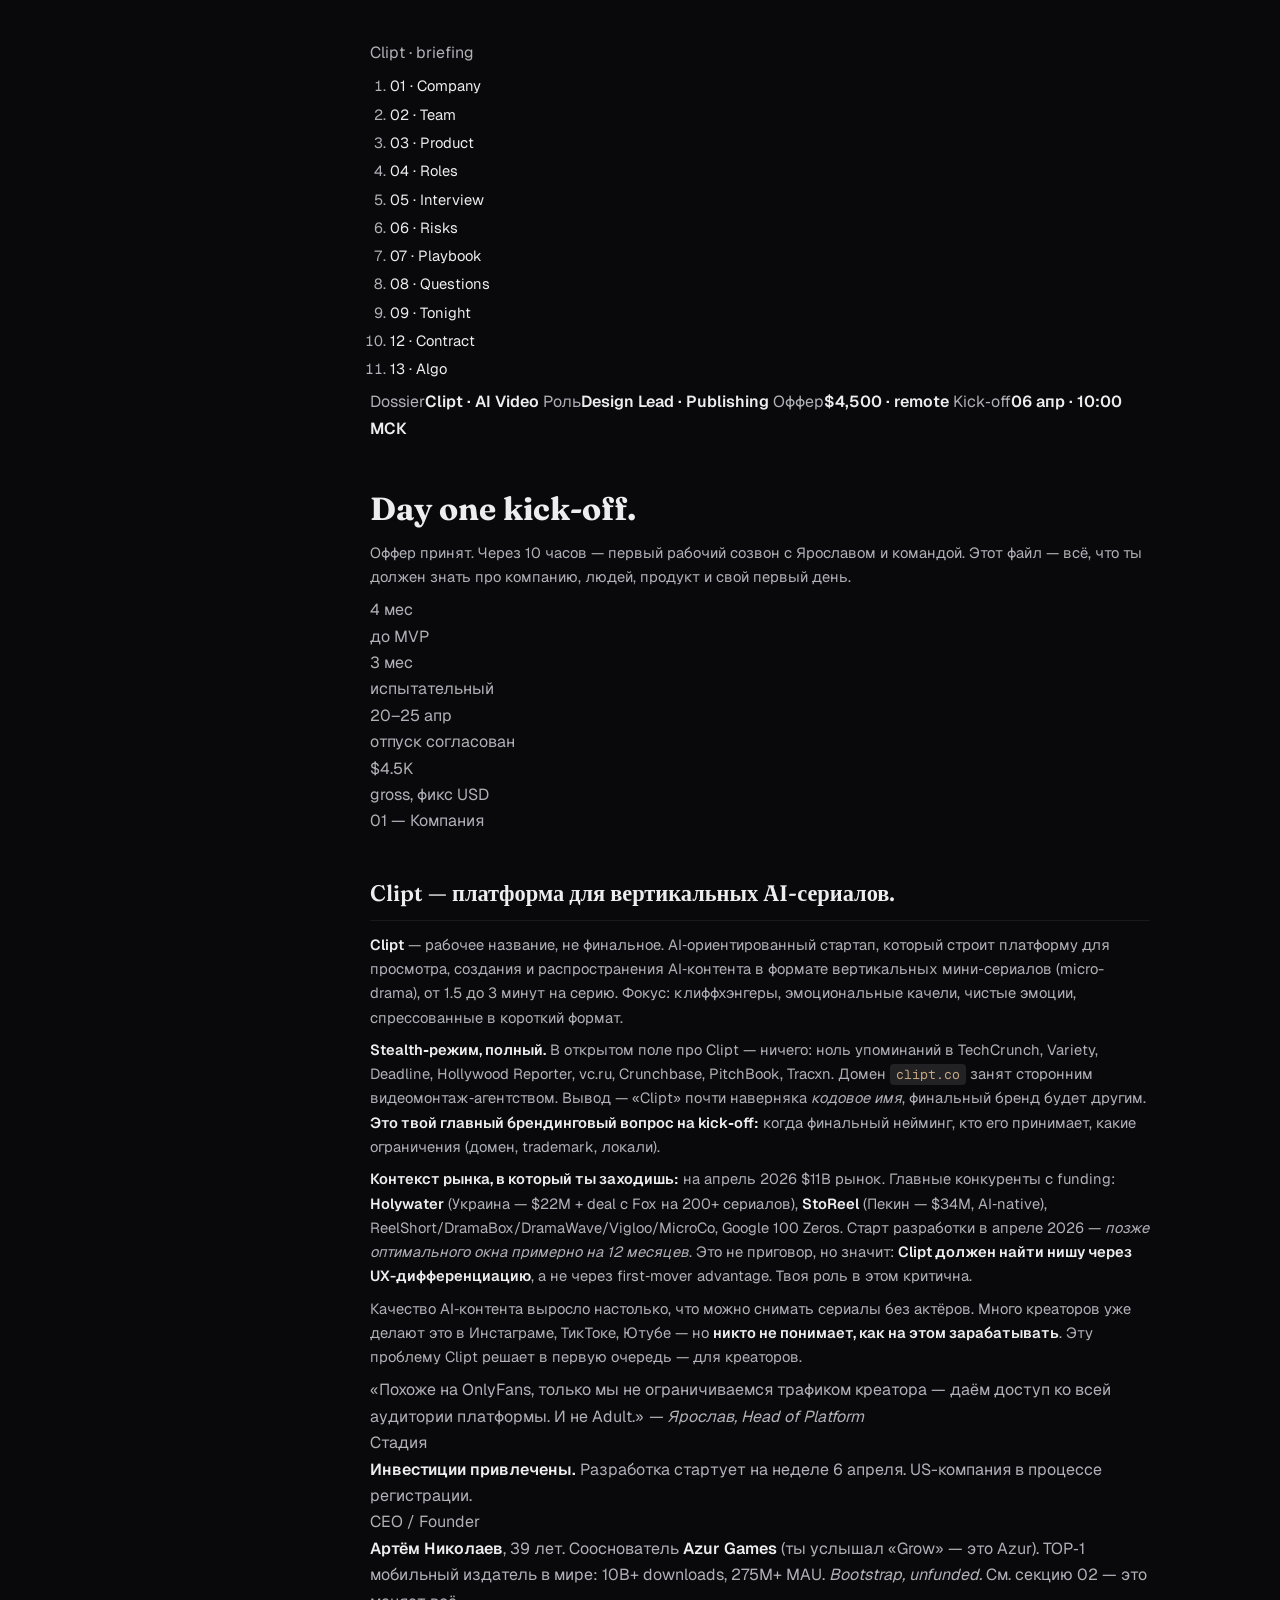
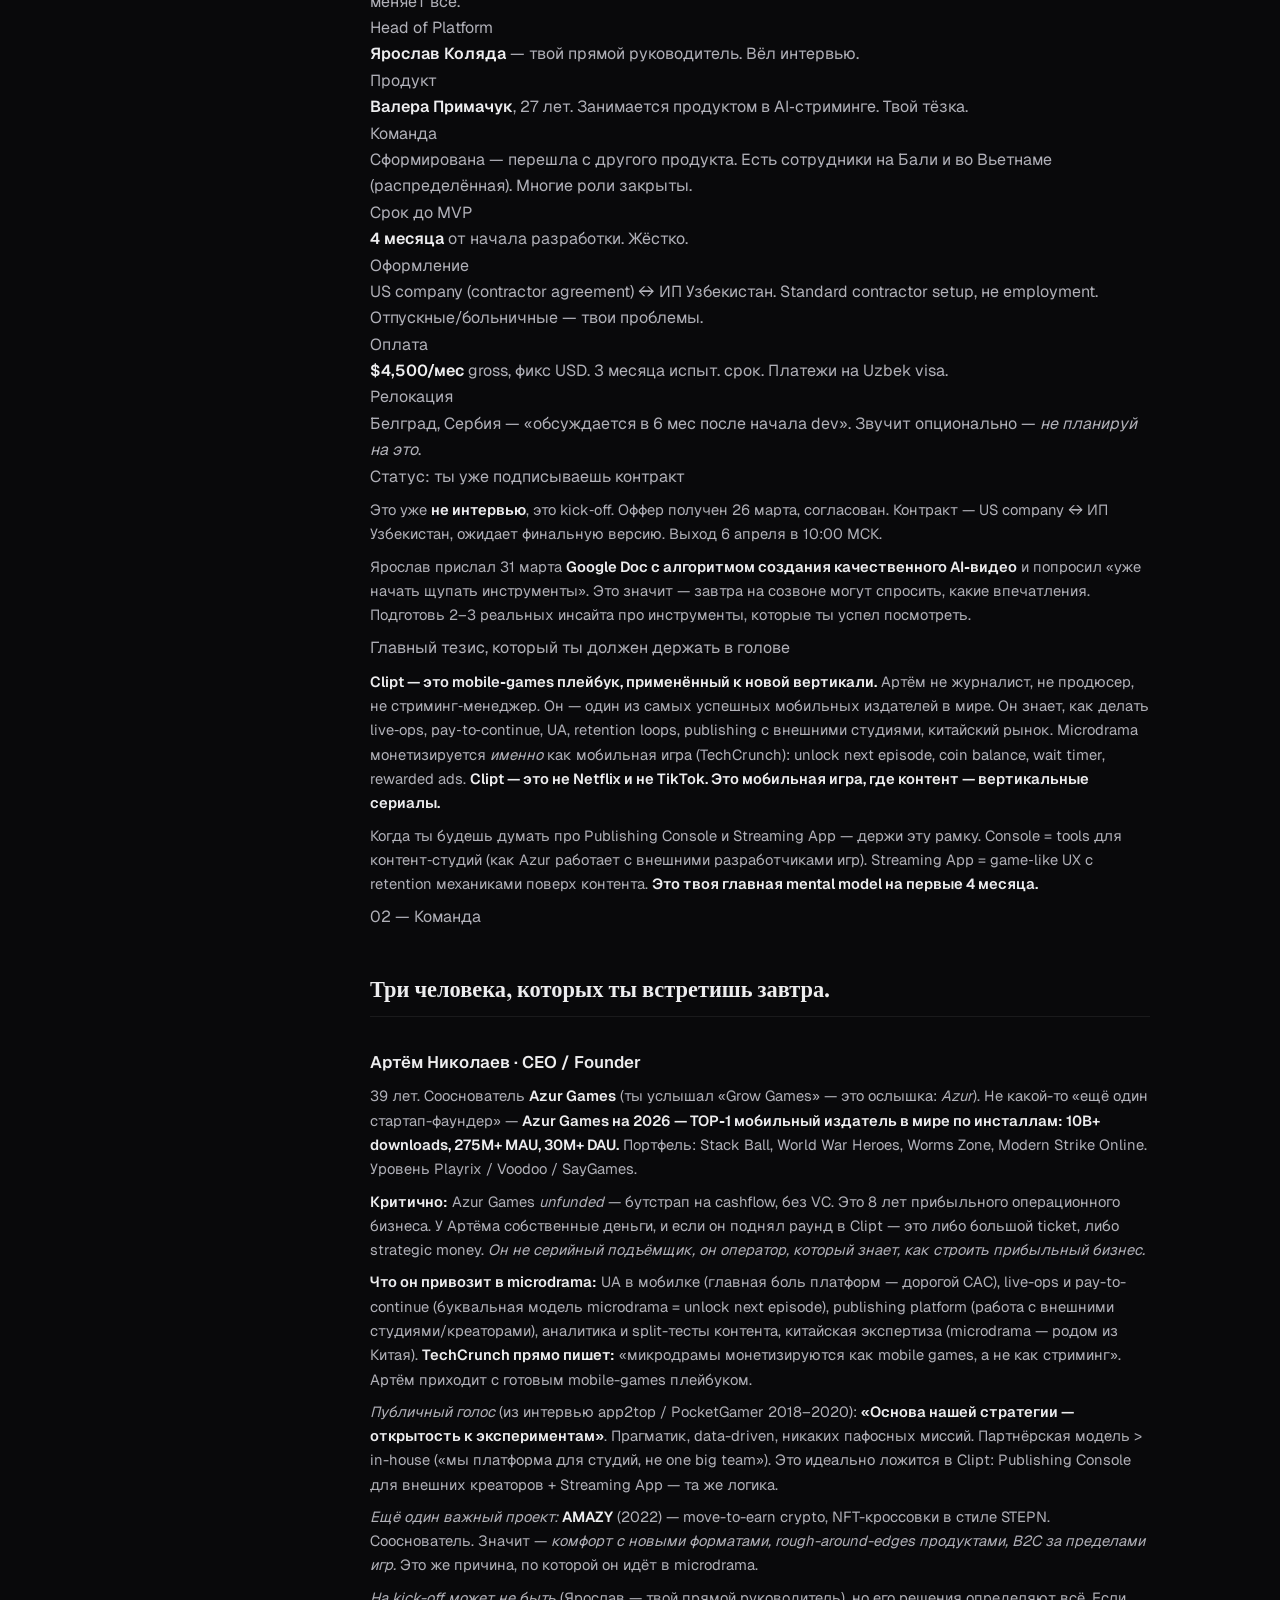
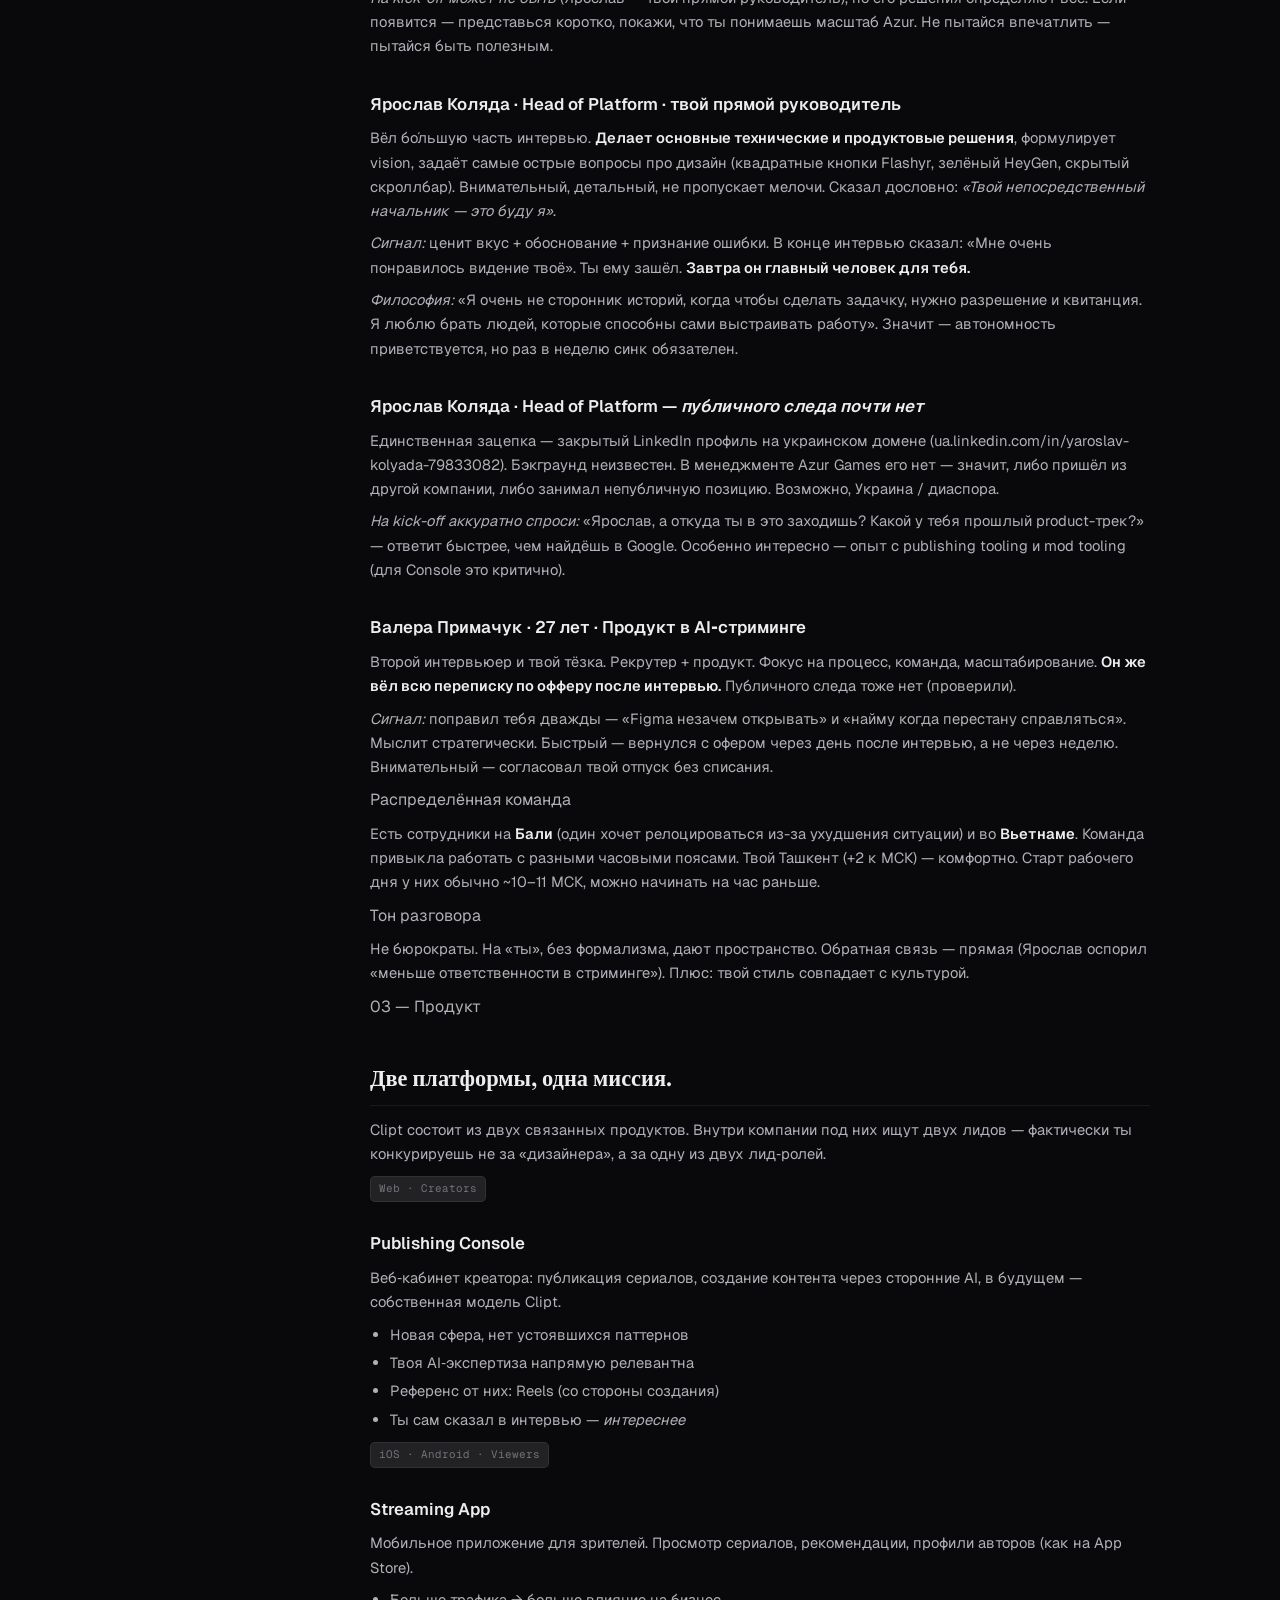
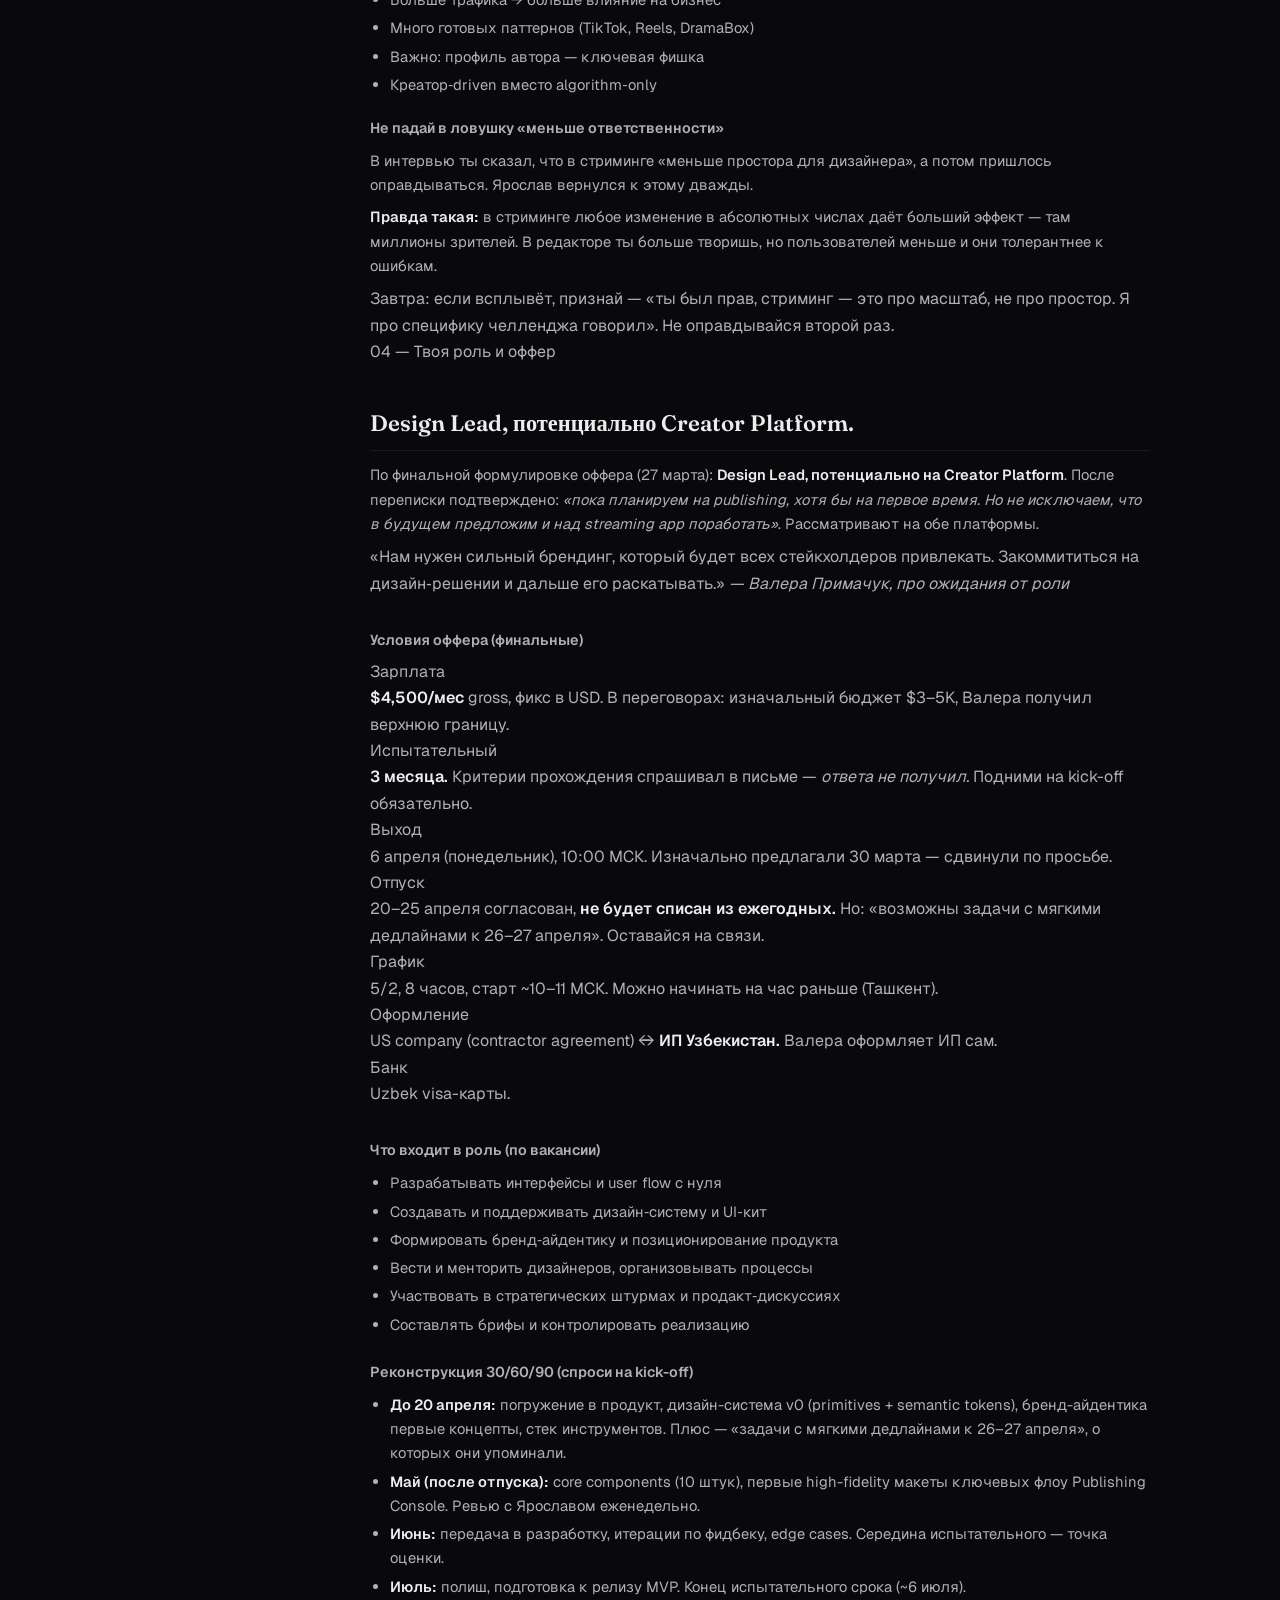
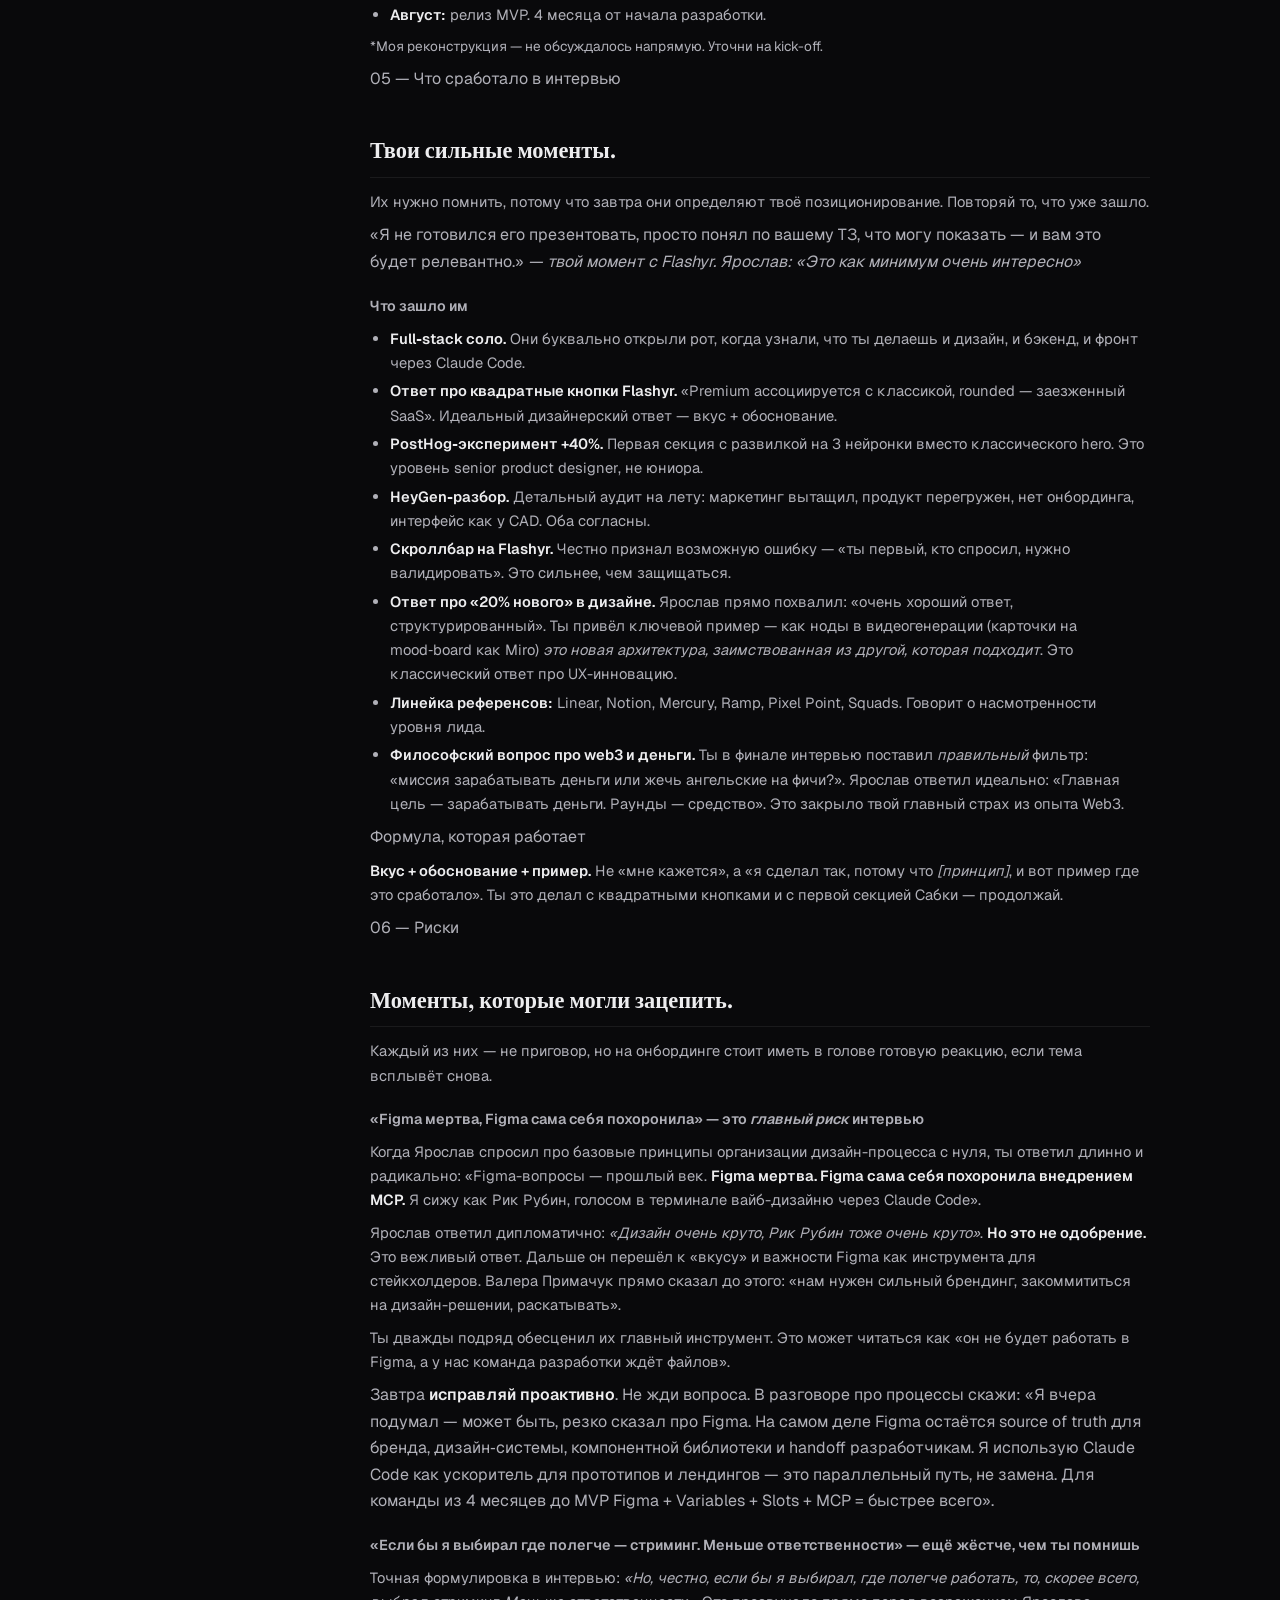
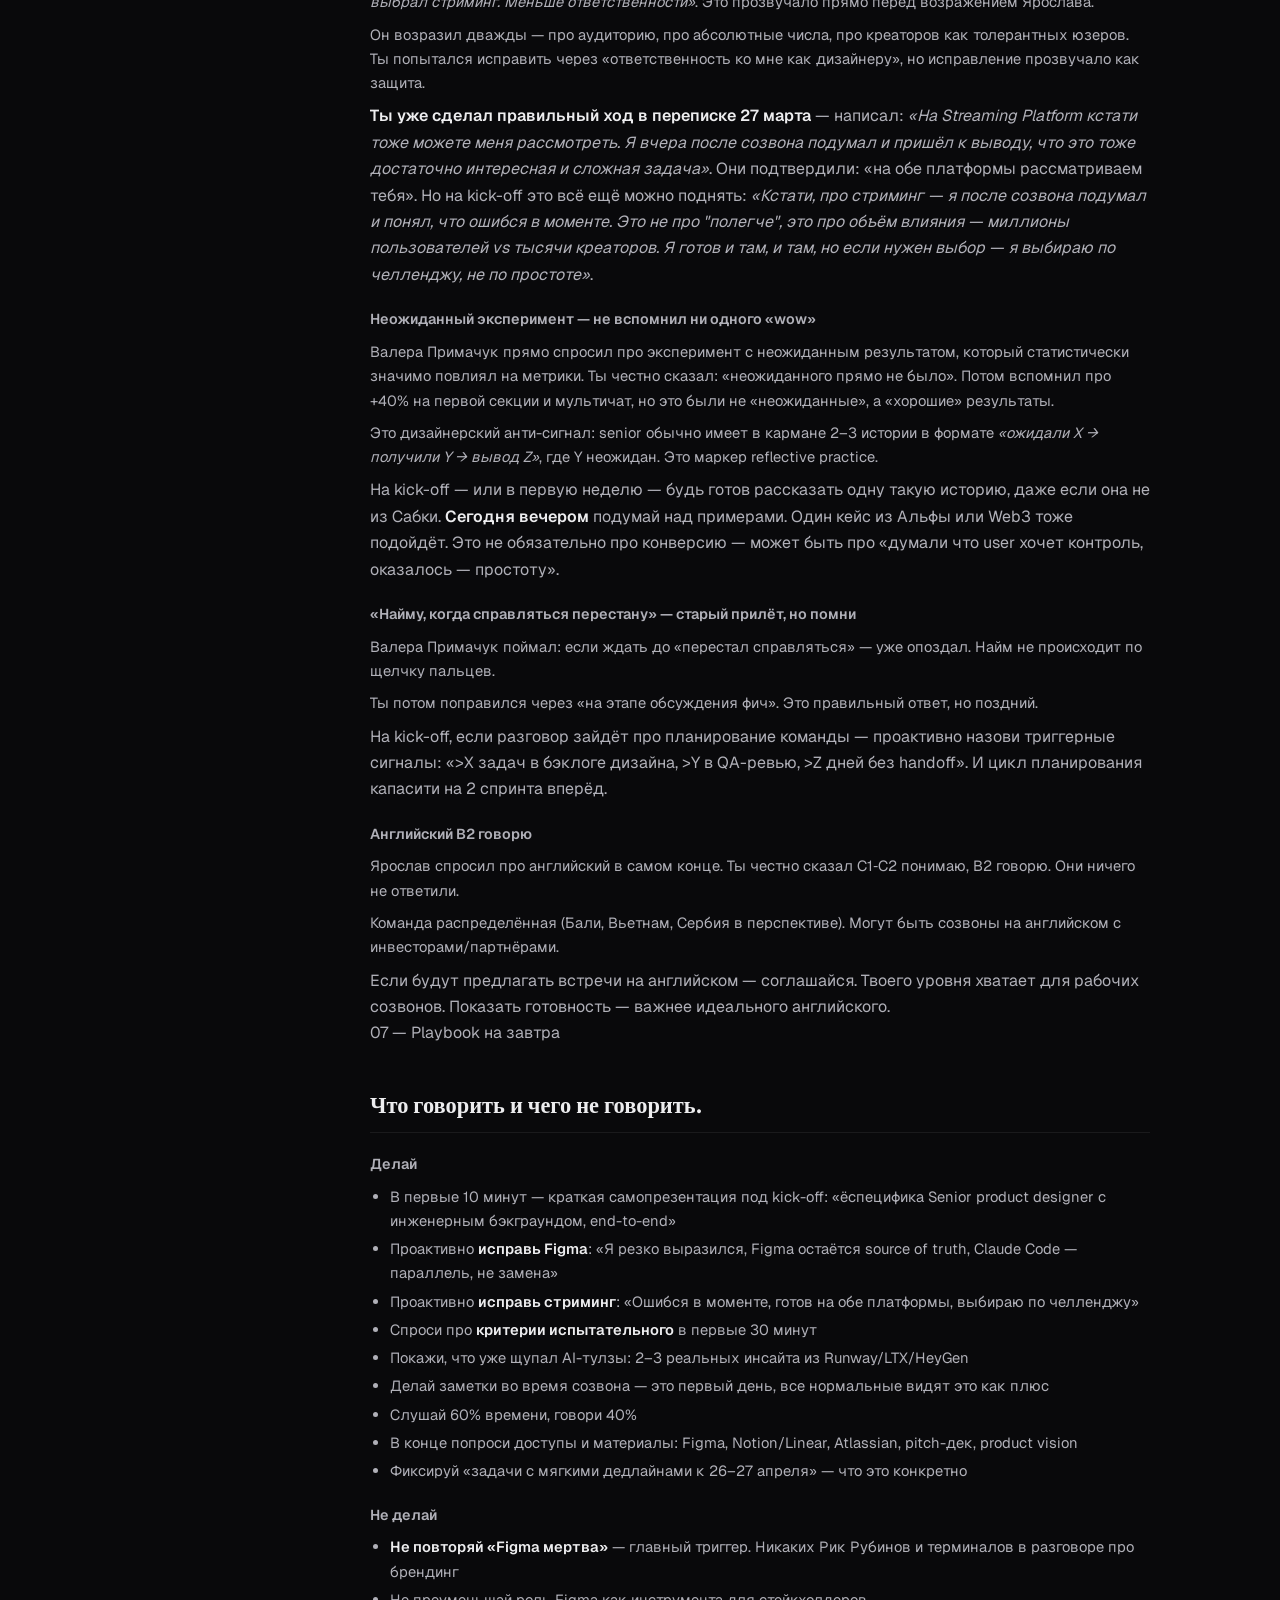
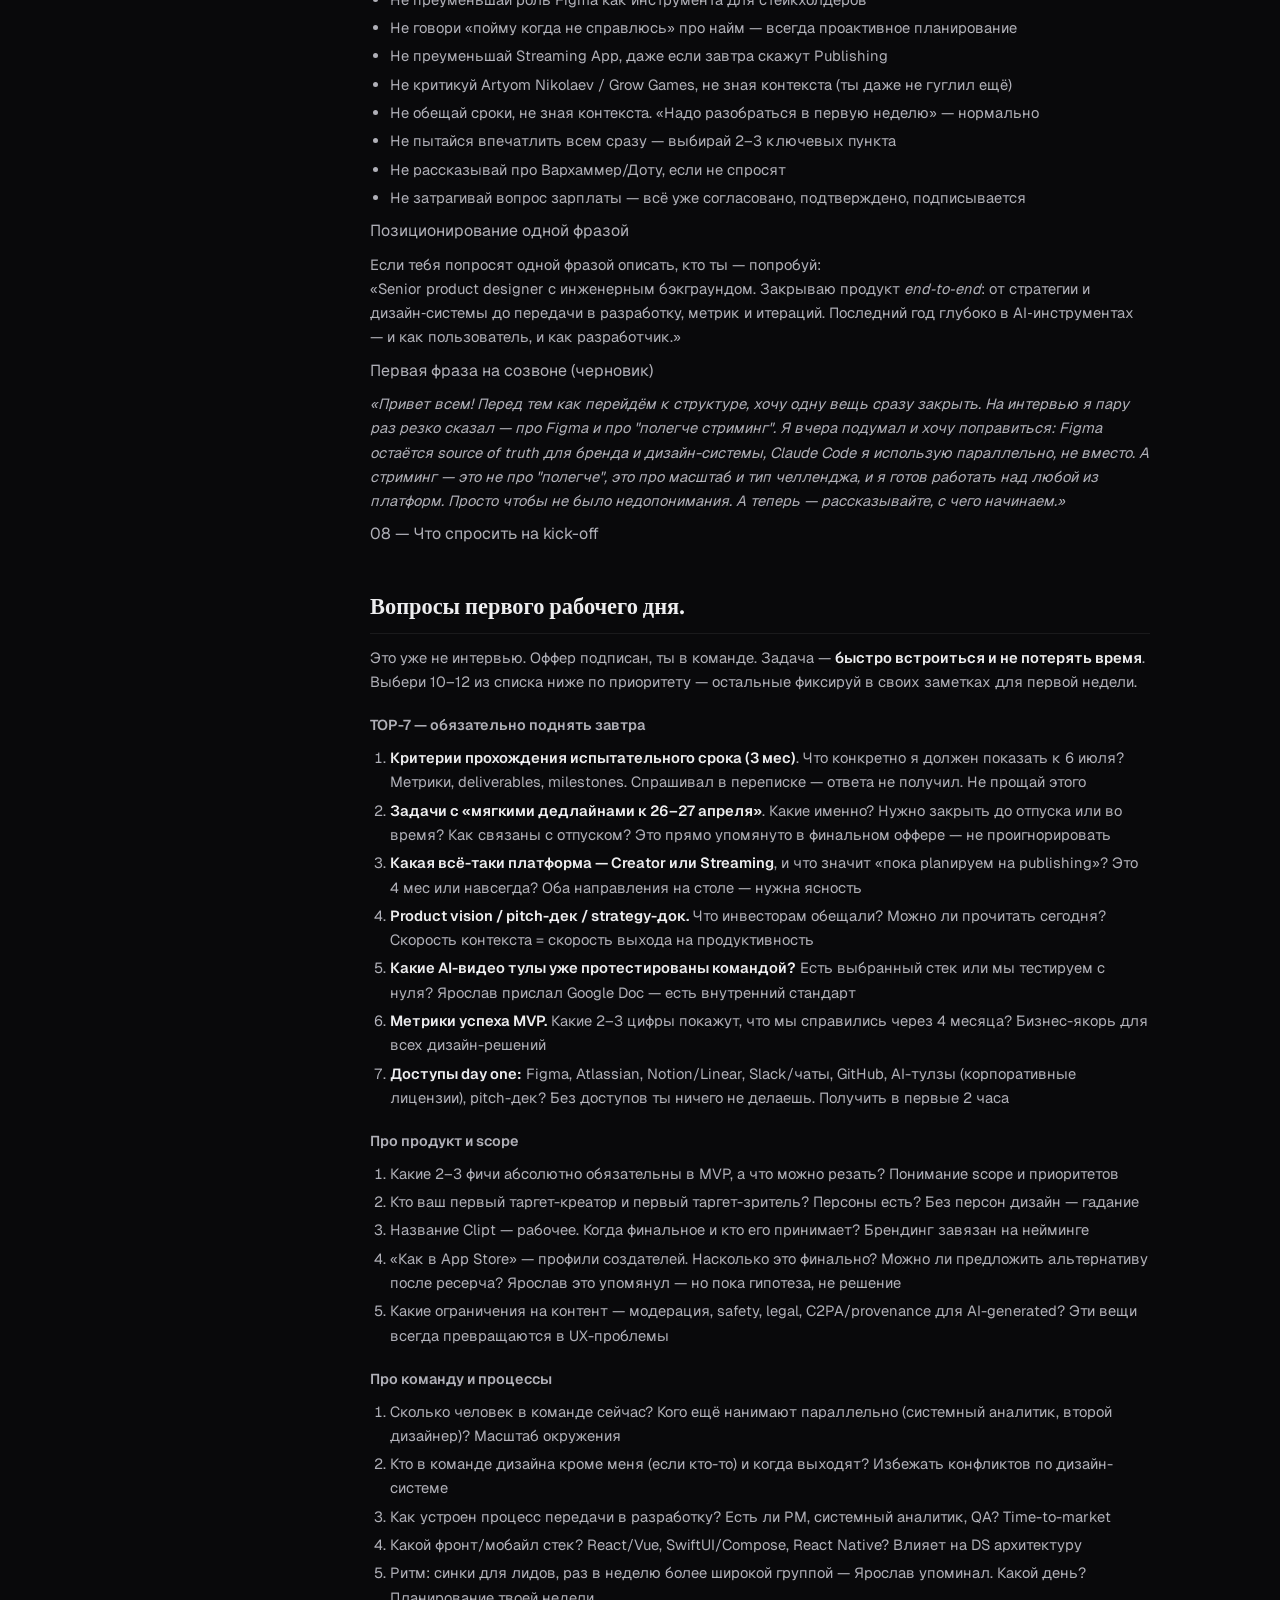
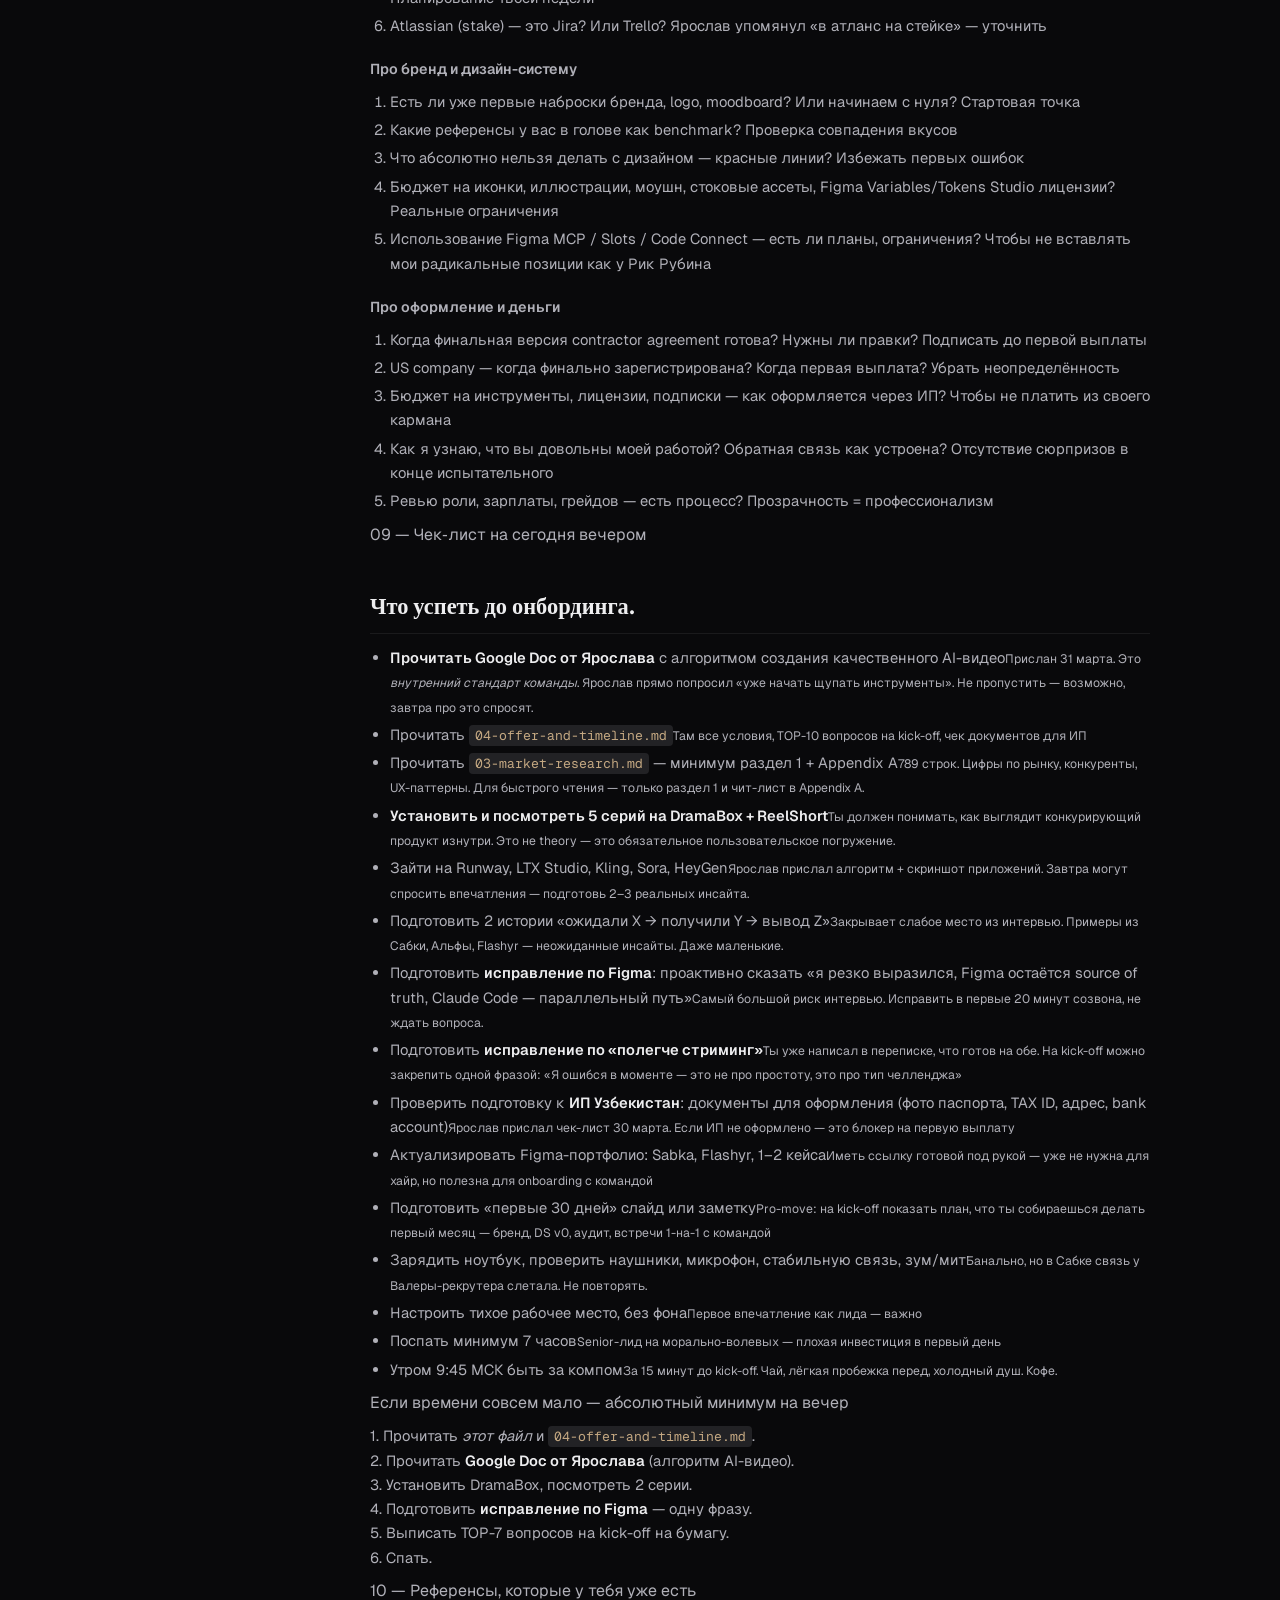
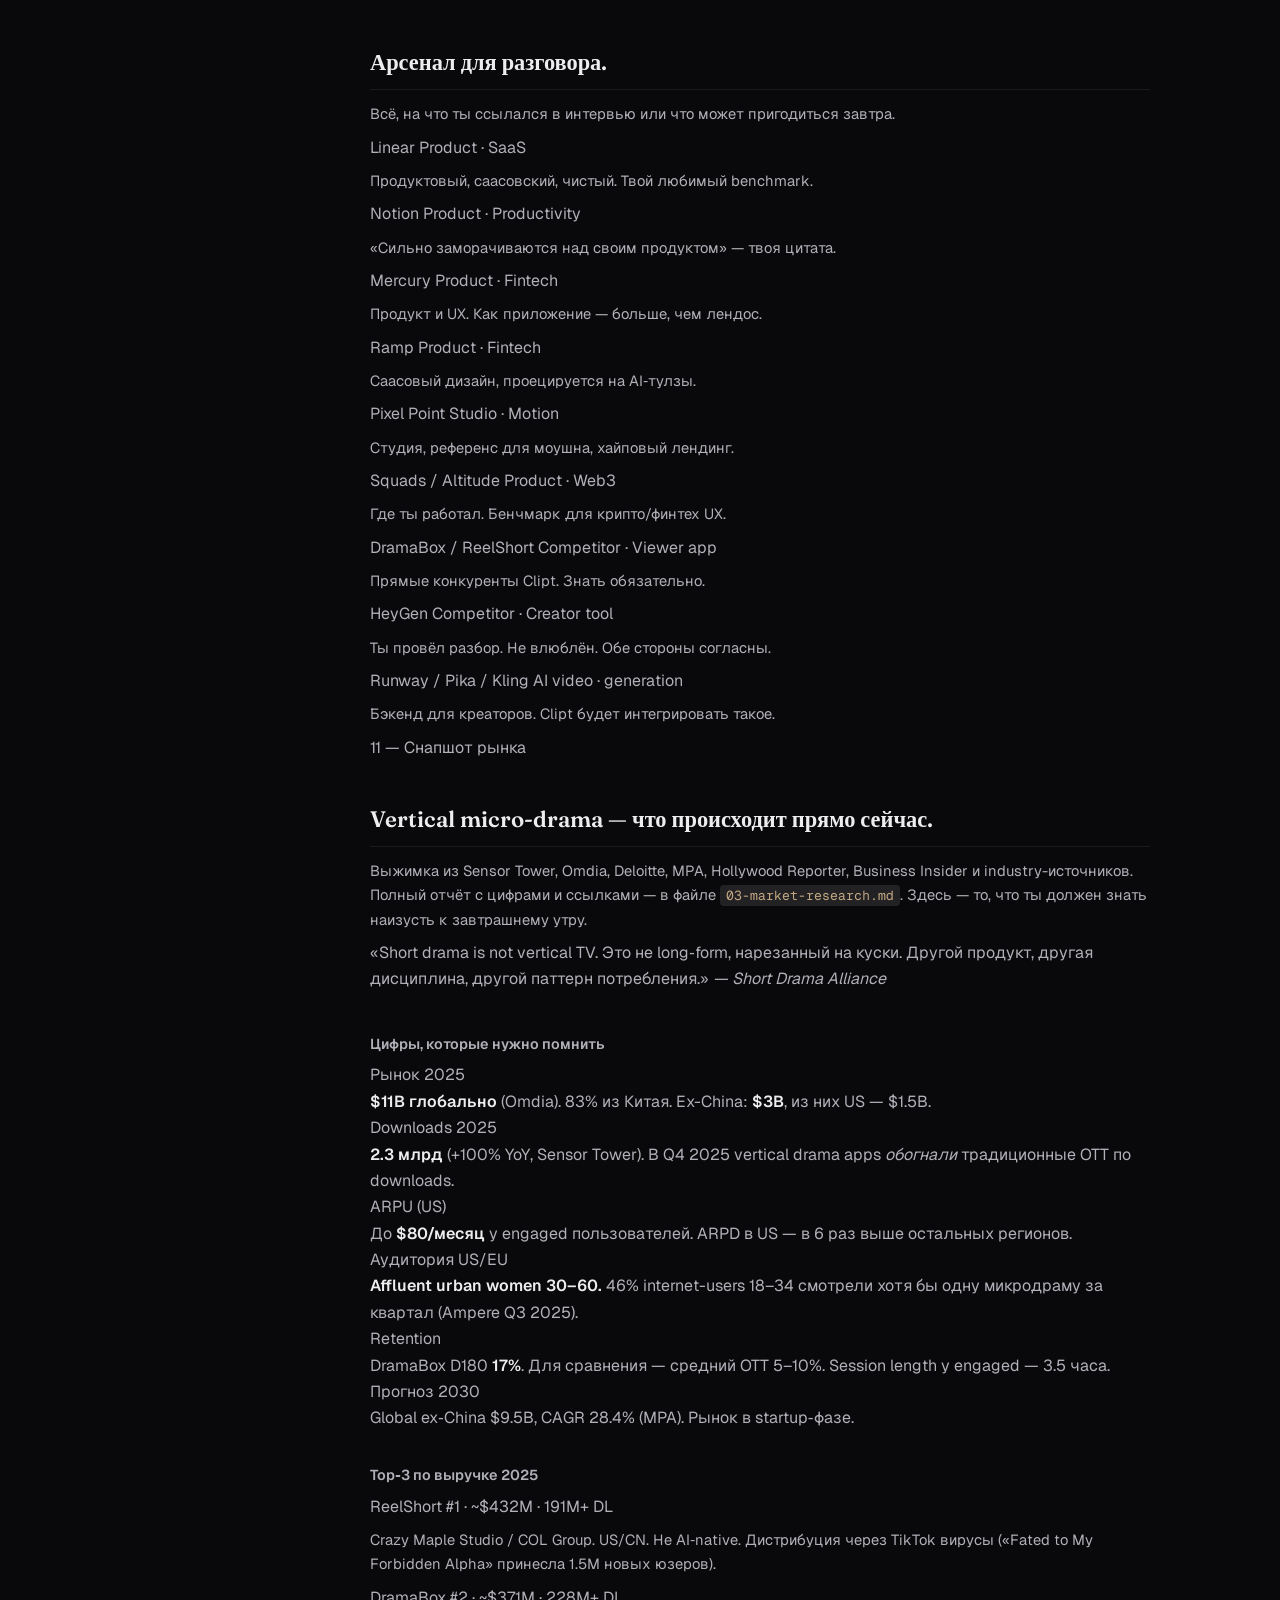
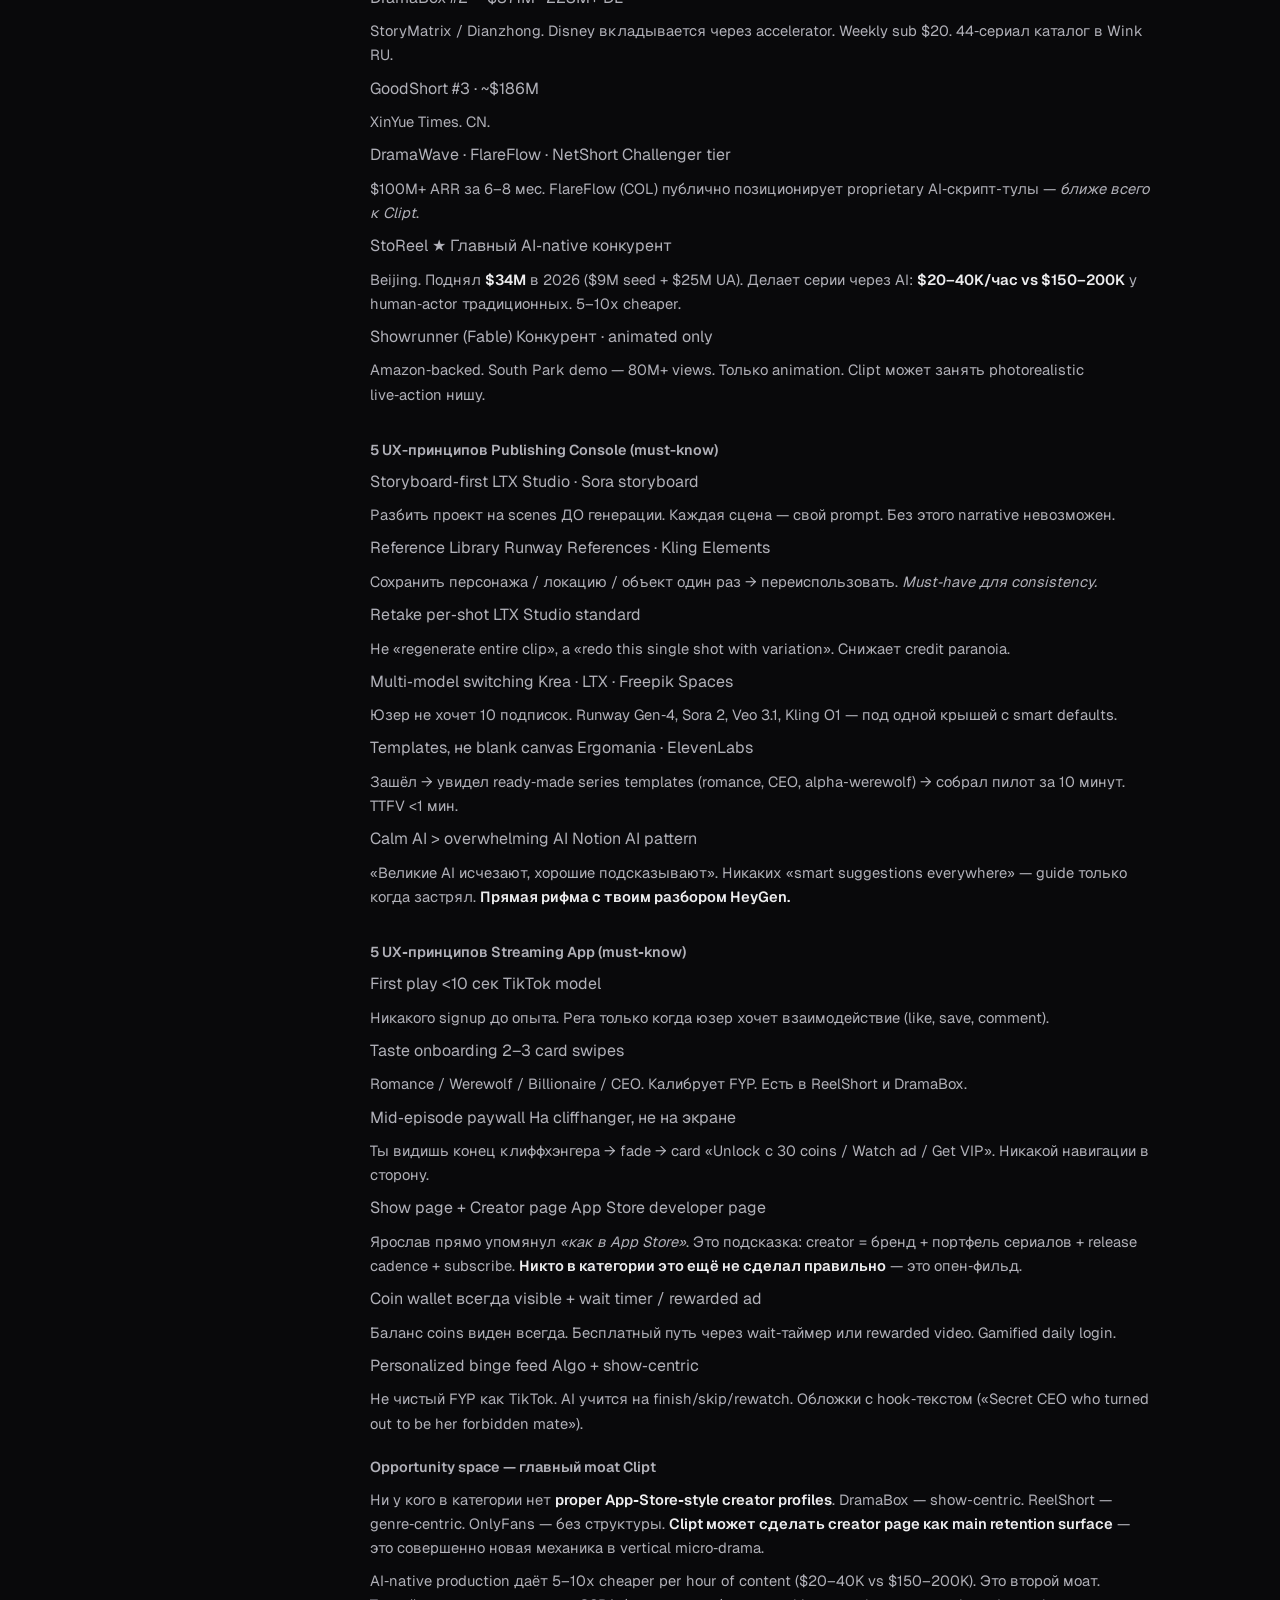
<file: briefing.html>
<!DOCTYPE html>
<html lang="ru">
<head>
<meta charset="utf-8">
<meta name="viewport" content="width=device-width, initial-scale=1">
<title>Klyp — Day 1 Briefing</title>
<link rel="preconnect" href="https://fonts.googleapis.com">
<link rel="preconnect" href="https://fonts.gstatic.com" crossorigin>
<link href="https://fonts.googleapis.com/css2?family=Fraunces:ital,opsz,wght@0,9..144,100..900;1,9..144,100..900&family=Geist:wght@300..800&family=Geist+Mono:wght@300..700&display=swap" rel="stylesheet">
<link rel="stylesheet" href="style.css">
</head>
<body data-page="briefing">
<div class="shell">
  <div class="main">
    <div class="article">

<!-- ============ TOC ============ -->
<nav class="toc">
  <div class="wrap">
    <div class="brand">Clipt <span>·</span> briefing</div>
    <ol>
      <li><a href="#company">01 · Company</a></li>
      <li><a href="#team">02 · Team</a></li>
      <li><a href="#product">03 · Product</a></li>
      <li><a href="#roles">04 · Roles</a></li>
      <li><a href="#interview">05 · Interview</a></li>
      <li><a href="#risks">06 · Risks</a></li>
      <li><a href="#playbook">07 · Playbook</a></li>
      <li><a href="#questions">08 · Questions</a></li>
      <li><a href="#checklist">09 · Tonight</a></li>
      <li><a href="#contract">12 · Contract</a></li>
      <li><a href="#algorithm">13 · Algo</a></li>
    </ol>
  </div>
</nav>

<!-- ============ HERO ============ -->
<header class="hero">
  <div class="wrap">
    <div class="hero-meta reveal">
      <span>Dossier<strong>Clipt · AI Video</strong></span>
      <span>Роль<strong>Design Lead · Publishing</strong></span>
      <span>Оффер<strong>$4,500 · remote</strong></span>
      <span>Kick&#8209;off<strong>06 апр · 10:00 МСК</strong></span>
    </div>

    <h1 class="display-xl hero-title reveal">
      <span class="line">Day one</span>
      <span class="line italic">kick&#8209;off.</span>
    </h1>

    <p class="lede reveal">
      Оффер принят. Через 10 часов — первый рабочий созвон с Ярославом
      и командой. Этот файл — всё, что ты должен знать про компанию,
      людей, продукт и свой первый день.
    </p>

    <div class="hero-stakes reveal">
      <div class="stake"><div class="n">4 мес</div><div class="l">до MVP</div></div>
      <div class="stake"><div class="n">3 мес</div><div class="l">испытательный</div></div>
      <div class="stake"><div class="n">20–25 апр</div><div class="l">отпуск согласован</div></div>
      <div class="stake"><div class="n">$4.5K</div><div class="l">gross, фикс USD</div></div>
    </div>
  </div>
</header>

<!-- ============ 01 · COMPANY ============ -->
<section id="company">
  <div class="wrap">
    <div class="sec-num reveal">01 — Компания</div>
    <h2 class="reveal">Clipt — платформа для вертикальных AI&#8209;сериалов.</h2>
    <p class="reveal"><strong>Clipt</strong> — рабочее название, не финальное. AI&#8209;ориентированный стартап, который строит платформу для просмотра, создания и распространения AI&#8209;контента в формате вертикальных мини&#8209;сериалов (micro-drama), от 1.5 до 3 минут на серию. Фокус: клиффхэнгеры, эмоциональные качели, чистые эмоции, спрессованные в короткий формат.</p>

    <p class="reveal"><strong>Stealth&#8209;режим, полный.</strong> В открытом поле про Clipt — ничего: ноль упоминаний в TechCrunch, Variety, Deadline, Hollywood Reporter, vc.ru, Crunchbase, PitchBook, Tracxn. Домен <code>clipt.co</code> занят сторонним видеомонтаж&#8209;агентством. Вывод — «Clipt» почти наверняка <em>кодовое имя</em>, финальный бренд будет другим. <strong>Это твой главный брендинговый вопрос на kick&#8209;off:</strong> когда финальный нейминг, кто его принимает, какие ограничения (домен, trademark, локали).</p>

    <p class="reveal"><strong>Контекст рынка, в который ты заходишь:</strong> на апрель 2026 $11B рынок. Главные конкуренты с funding: <strong>Holywater</strong> (Украина — $22M + deal с Fox на 200+ сериалов), <strong>StoReel</strong> (Пекин — $34M, AI&#8209;native), ReelShort/DramaBox/DramaWave/Vigloo/MicroCo, Google 100 Zeros. Старт разработки в апреле 2026 — <em>позже оптимального окна примерно на 12 месяцев</em>. Это не приговор, но значит: <strong>Clipt должен найти нишу через UX-дифференциацию</strong>, а не через first&#8209;mover advantage. Твоя роль в этом критична.</p>

    <p class="reveal">Качество AI&#8209;контента выросло настолько, что можно снимать сериалы без актёров. Много креаторов уже делают это в Инстаграме, ТикТоке, Ютубе — но <strong>никто не понимает, как на этом зарабатывать</strong>. Эту проблему Clipt решает в первую очередь — для креаторов.</p>

    <div class="pullquote reveal">
      «Похоже на OnlyFans, только мы не ограничиваемся трафиком креатора —
      даём доступ ко всей аудитории платформы. И не Adult.»
      <cite>— Ярослав, Head of Platform</cite>
    </div>

    <dl class="kv reveal">
      <dt>Стадия</dt><dd><strong>Инвестиции привлечены.</strong> Разработка стартует на неделе 6 апреля. US-компания в процессе регистрации.</dd>
      <dt>CEO / Founder</dt><dd><strong>Артём Николаев</strong>, 39 лет. Сооснователь <strong>Azur Games</strong> (ты услышал «Grow» — это Azur). TOP&#8209;1 мобильный издатель в мире: 10B+ downloads, 275M+ MAU. <em>Bootstrap, unfunded.</em> См. секцию 02 — это меняет всё.</dd>
      <dt>Head of Platform</dt><dd><strong>Ярослав Коляда</strong> — твой прямой руководитель. Вёл интервью.</dd>
      <dt>Продукт</dt><dd><strong>Валера Примачук</strong>, 27 лет. Занимается продуктом в AI&#8209;стриминге. Твой тёзка.</dd>
      <dt>Команда</dt><dd>Сформирована — перешла с другого продукта. Есть сотрудники на Бали и во Вьетнаме (распределённая). Многие роли закрыты.</dd>
      <dt>Срок до MVP</dt><dd><strong>4 месяца</strong> от начала разработки. Жёстко.</dd>
      <dt>Оформление</dt><dd>US company (contractor agreement) ↔ ИП Узбекистан. Standard contractor setup, не employment. Отпускные/больничные — твои проблемы.</dd>
      <dt>Оплата</dt><dd><strong>$4,500/мес</strong> gross, фикс USD. 3 месяца испыт. срок. Платежи на Uzbek visa.</dd>
      <dt>Релокация</dt><dd>Белград, Сербия — «обсуждается в 6 мес после начала dev». Звучит опционально — <em>не планируй на это</em>.</dd>
    </dl>

    <div class="cheat reveal">
      <div class="label">Статус: ты уже подписываешь контракт</div>
      <p>Это уже <strong>не интервью</strong>, это kick&#8209;off. Оффер получен 26 марта, согласован. Контракт — US company ↔ ИП Узбекистан, ожидает финальную версию. Выход 6 апреля в 10:00 МСК.</p>
      <p>Ярослав прислал 31 марта <strong>Google Doc с алгоритмом создания качественного AI&#8209;видео</strong> и попросил «уже начать щупать инструменты». Это значит — завтра на созвоне могут спросить, какие впечатления. Подготовь 2–3 реальных инсайта про инструменты, которые ты успел посмотреть.</p>
    </div>

    <div class="cheat reveal">
      <div class="label">Главный тезис, который ты должен держать в голове</div>
      <p><strong>Clipt — это mobile&#8209;games плейбук, применённый к новой вертикали.</strong> Артём не журналист, не продюсер, не стриминг&#8209;менеджер. Он — один из самых успешных мобильных издателей в мире. Он знает, как делать live&#8209;ops, pay&#8209;to&#8209;continue, UA, retention loops, publishing с внешними студиями, китайский рынок. Microdrama монетизируется <em>именно</em> как мобильная игра (TechCrunch): unlock next episode, coin balance, wait timer, rewarded ads. <strong>Clipt — это не Netflix и не TikTok. Это мобильная игра, где контент — вертикальные сериалы.</strong></p>
      <p>Когда ты будешь думать про Publishing Console и Streaming App — держи эту рамку. Console = tools для контент&#8209;студий (как Azur работает с внешними разработчиками игр). Streaming App = game&#8209;like UX с retention механиками поверх контента. <strong>Это твоя главная mental model на первые 4 месяца.</strong></p>
    </div>
  </div>
</section>

<!-- ============ 02 · TEAM ============ -->
<section id="team">
  <div class="wrap">
    <div class="sec-num reveal">02 — Команда</div>
    <h2 class="reveal">Три человека, которых ты встретишь завтра.</h2>

    <h3 class="reveal" style="margin-top:2rem">Артём Николаев · CEO / Founder</h3>
    <p class="reveal">39 лет. Сооснователь <strong>Azur Games</strong> (ты услышал «Grow Games» — это ослышка: <em>Azur</em>). Не какой-то «ещё один стартап-фаундер» — <strong>Azur Games на 2026 — TOP&#8209;1 мобильный издатель в мире по инсталлам: 10B+ downloads, 275M+ MAU, 30M+ DAU.</strong> Портфель: Stack Ball, World War Heroes, Worms Zone, Modern Strike Online. Уровень Playrix / Voodoo / SayGames.</p>
    <p class="reveal"><strong>Критично:</strong> Azur Games <em>unfunded</em> — бутстрап на cashflow, без VC. Это 8 лет прибыльного операционного бизнеса. У Артёма собственные деньги, и если он поднял раунд в Clipt — это либо большой ticket, либо strategic money. <em>Он не серийный подъёмщик, он оператор, который знает, как строить прибыльный бизнес.</em></p>
    <p class="reveal"><strong>Что он привозит в microdrama:</strong> UA в мобилке (главная боль платформ — дорогой CAC), live-ops и pay-to-continue (буквальная модель microdrama = unlock next episode), publishing platform (работа с внешними студиями/креаторами), аналитика и split-тесты контента, китайская экспертиза (microdrama — родом из Китая). <strong>TechCrunch прямо пишет:</strong> «микродрамы монетизируются как mobile games, а не как стриминг». Артём приходит с готовым mobile-games плейбуком.</p>
    <p class="reveal"><em>Публичный голос</em> (из интервью app2top / PocketGamer 2018–2020): <strong>«Основа нашей стратегии — открытость к экспериментам»</strong>. Прагматик, data-driven, никаких пафосных миссий. Партнёрская модель > in-house («мы платформа для студий, не one big team»). Это идеально ложится в Clipt: Publishing Console для внешних креаторов + Streaming App — та же логика.</p>
    <p class="reveal"><em>Ещё один важный проект:</em> <strong>AMAZY</strong> (2022) — move-to-earn crypto, NFT-кроссовки в стиле STEPN. Сооснователь. Значит — <em>комфорт с новыми форматами, rough-around-edges продуктами, B2C за пределами игр.</em> Это же причина, по которой он идёт в microdrama.</p>
    <p class="reveal"><em>На kick-off может не быть</em> (Ярослав — твой прямой руководитель), но его решения определяют всё. Если появится — представься коротко, покажи, что ты понимаешь масштаб Azur. Не пытайся впечатлить — пытайся быть полезным.</p>

    <h3 class="reveal" style="margin-top:2rem">Ярослав Коляда · Head of Platform · твой прямой руководитель</h3>
    <p class="reveal">Вёл бо́льшую часть интервью. <strong>Делает основные технические и продуктовые решения</strong>, формулирует vision, задаёт самые острые вопросы про дизайн (квадратные кнопки Flashyr, зелёный HeyGen, скрытый скроллбар). Внимательный, детальный, не пропускает мелочи. Сказал дословно: <em>«Твой непосредственный начальник — это буду я»</em>.</p>
    <p class="reveal"><em>Сигнал:</em> ценит вкус + обоснование + признание ошибки. В конце интервью сказал: «Мне очень понравилось видение твоё». Ты ему зашёл. <strong>Завтра он главный человек для тебя.</strong></p>
    <p class="reveal"><em>Философия:</em> «Я очень не сторонник историй, когда чтобы сделать задачку, нужно разрешение и квитанция. Я люблю брать людей, которые способны сами выстраивать работу». Значит — автономность приветствуется, но раз в неделю синк обязателен.</p>

    <h3 class="reveal" style="margin-top:2rem">Ярослав Коляда · Head of Platform — <em>публичного следа почти нет</em></h3>
    <p class="reveal">Единственная зацепка — закрытый LinkedIn профиль на украинском домене (ua.linkedin.com/in/yaroslav-kolyada-79833082). Бэкграунд неизвестен. В менеджменте Azur Games его нет — значит, либо пришёл из другой компании, либо занимал непубличную позицию. Возможно, Украина / диаспора.</p>
    <p class="reveal"><em>На kick-off аккуратно спроси:</em> «Ярослав, а откуда ты в это заходишь? Какой у тебя прошлый product-трек?» — ответит быстрее, чем найдёшь в Google. Особенно интересно — опыт с publishing tooling и mod tooling (для Console это критично).</p>

    <h3 class="reveal" style="margin-top:2rem">Валера Примачук · 27 лет · Продукт в AI&#8209;стриминге</h3>
    <p class="reveal">Второй интервьюер и твой тёзка. Рекрутер + продукт. Фокус на процесс, команда, масштабирование. <strong>Он же вёл всю переписку по офферу после интервью.</strong> Публичного следа тоже нет (проверили).</p>
    <p class="reveal"><em>Сигнал:</em> поправил тебя дважды — «Figma незачем открывать» и «найму когда перестану справляться». Мыслит стратегически. Быстрый — вернулся с офером через день после интервью, а не через неделю. Внимательный — согласовал твой отпуск без списания.</p>

    <div class="cheat reveal">
      <div class="label">Распределённая команда</div>
      <p>Есть сотрудники на <strong>Бали</strong> (один хочет релоцироваться из-за ухудшения ситуации) и во <strong>Вьетнаме</strong>. Команда привыкла работать с разными часовыми поясами. Твой Ташкент (+2 к МСК) — комфортно. Старт рабочего дня у них обычно ~10–11 МСК, можно начинать на час раньше.</p>
    </div>

    <div class="cheat reveal">
      <div class="label">Тон разговора</div>
      <p>Не бюрократы. На «ты», без формализма, дают пространство. Обратная связь — прямая (Ярослав оспорил «меньше ответственности в стриминге»). Плюс: твой стиль совпадает с культурой.</p>
    </div>
  </div>
</section>

<!-- ============ 03 · PRODUCT ============ -->
<section id="product">
  <div class="wrap">
    <div class="sec-num reveal">03 — Продукт</div>
    <h2 class="reveal">Две платформы, одна миссия.</h2>
    <p class="reveal">Clipt состоит из двух связанных продуктов. Внутри компании под них ищут двух лидов — фактически ты конкурируешь не за «дизайнера», а за одну из двух лид&#8209;ролей.</p>

    <div class="roles reveal">
      <article class="role primary">
        <span class="tag">Web · Creators</span>
        <h3>Publishing Console</h3>
        <p>Веб&#8209;кабинет креатора: публикация сериалов, создание контента через сторонние AI, в будущем — собственная модель Clipt.</p>
        <ul>
          <li>Новая сфера, нет устоявшихся паттернов</li>
          <li>Твоя AI&#8209;экспертиза напрямую релевантна</li>
          <li>Референс от них: Reels (со стороны создания)</li>
          <li>Ты сам сказал в интервью — <em>интереснее</em></li>
        </ul>
      </article>

      <article class="role">
        <span class="tag">iOS · Android · Viewers</span>
        <h3>Streaming App</h3>
        <p>Мобильное приложение для зрителей. Просмотр сериалов, рекомендации, профили авторов (как на App Store).</p>
        <ul>
          <li>Больше трафика → больше влияние на бизнес</li>
          <li>Много готовых паттернов (TikTok, Reels, DramaBox)</li>
          <li>Важно: профиль автора — ключевая фишка</li>
          <li>Креатор&#8209;driven вместо algorithm&#8209;only</li>
        </ul>
      </article>
    </div>

    <div class="risk reveal">
      <h4>Не падай в ловушку «меньше ответственности»</h4>
      <p>В интервью ты сказал, что в стриминге «меньше простора для дизайнера», а потом пришлось оправдываться. Ярослав вернулся к этому дважды.</p>
      <p><strong>Правда такая:</strong> в стриминге любое изменение в абсолютных числах даёт больший эффект — там миллионы зрителей. В редакторе ты больше творишь, но пользователей меньше и они толерантнее к ошибкам.</p>
      <span class="fix">Завтра: если всплывёт, признай — «ты был прав, стриминг — это про масштаб, не про простор. Я про специфику челленджа говорил». Не оправдывайся второй раз.</span>
    </div>
  </div>
</section>

<!-- ============ 04 · ROLES ============ -->
<section id="roles">
  <div class="wrap">
    <div class="sec-num reveal">04 — Твоя роль и оффер</div>
    <h2 class="reveal">Design Lead, потенциально Creator Platform.</h2>

    <p class="reveal">По финальной формулировке оффера (27 марта): <strong>Design Lead, потенциально на Creator Platform</strong>. После переписки подтверждено: <em>«пока планируем на publishing, хотя бы на первое время. Но не исключаем, что в будущем предложим и над streaming app поработать»</em>. Рассматривают на обе платформы.</p>

    <div class="pullquote reveal">
      «Нам нужен сильный брендинг, который будет всех стейкхолдеров привлекать.
      Закоммититься на дизайн&#8209;решении и дальше его раскатывать.»
      <cite>— Валера Примачук, про ожидания от роли</cite>
    </div>

    <h4 class="reveal" style="margin-top:2rem">Условия оффера (финальные)</h4>
    <dl class="kv reveal">
      <dt>Зарплата</dt><dd><strong>$4,500/мес</strong> gross, фикс в USD. В переговорах: изначальный бюджет $3–5K, Валера получил верхнюю границу.</dd>
      <dt>Испытательный</dt><dd><strong>3 месяца.</strong> Критерии прохождения спрашивал в письме — <em>ответа не получил.</em> Подними на kick-off обязательно.</dd>
      <dt>Выход</dt><dd>6 апреля (понедельник), 10:00 МСК. Изначально предлагали 30 марта — сдвинули по просьбе.</dd>
      <dt>Отпуск</dt><dd>20–25 апреля согласован, <strong>не будет списан из ежегодных.</strong> Но: «возможны задачи с мягкими дедлайнами к 26–27 апреля». Оставайся на связи.</dd>
      <dt>График</dt><dd>5/2, 8 часов, старт ~10–11 МСК. Можно начинать на час раньше (Ташкент).</dd>
      <dt>Оформление</dt><dd>US company (contractor agreement) ↔ <strong>ИП Узбекистан.</strong> Валера оформляет ИП сам.</dd>
      <dt>Банк</dt><dd>Uzbek visa-карты.</dd>
    </dl>

    <h4 class="reveal" style="margin-top:2rem">Что входит в роль (по вакансии)</h4>
    <ul class="reveal">
      <li>Разрабатывать интерфейсы и user flow с нуля</li>
      <li>Создавать и поддерживать дизайн&#8209;систему и UI&#8209;кит</li>
      <li>Формировать бренд&#8209;айдентику и позиционирование продукта</li>
      <li>Вести и менторить дизайнеров, организовывать процессы</li>
      <li>Участвовать в стратегических штурмах и продакт&#8209;дискуссиях</li>
      <li>Составлять брифы и контролировать реализацию</li>
    </ul>

    <h4 class="reveal" style="margin-top:1.5rem">Реконструкция 30/60/90 (спроси на kick-off)</h4>
    <ul class="reveal">
      <li><strong>До 20 апреля:</strong> погружение в продукт, дизайн-система v0 (primitives + semantic tokens), бренд-айдентика первые концепты, стек инструментов. Плюс — «задачи с мягкими дедлайнами к 26–27 апреля», о которых они упоминали.</li>
      <li><strong>Май (после отпуска):</strong> core components (10 штук), первые high-fidelity макеты ключевых флоу Publishing Console. Ревью с Ярославом еженедельно.</li>
      <li><strong>Июнь:</strong> передача в разработку, итерации по фидбеку, edge cases. Середина испытательного — точка оценки.</li>
      <li><strong>Июль:</strong> полиш, подготовка к релизу MVP. Конец испытательного срока (~6 июля).</li>
      <li><strong>Август:</strong> релиз MVP. 4 месяца от начала разработки.</li>
    </ul>
    <p class="reveal" style="font-size:0.85rem;color:var(--ink-mute)">*Моя реконструкция — не обсуждалось напрямую. Уточни на kick-off.</p>
  </div>
</section>

<!-- ============ 05 · INTERVIEW HIGHLIGHTS ============ -->
<section id="interview">
  <div class="wrap">
    <div class="sec-num reveal">05 — Что сработало в интервью</div>
    <h2 class="reveal">Твои сильные моменты.</h2>

    <p class="reveal">Их нужно помнить, потому что завтра они определяют твоё позиционирование. Повторяй то, что уже зашло.</p>

    <div class="pullquote reveal">
      «Я не готовился его презентовать, просто понял по вашему ТЗ,
      что могу показать — и вам это будет релевантно.»
      <cite>— твой момент с Flashyr. Ярослав: «Это как минимум очень интересно»</cite>
    </div>

    <h4 class="reveal">Что зашло им</h4>
    <ul class="reveal">
      <li><strong>Full&#8209;stack соло.</strong> Они буквально открыли рот, когда узнали, что ты делаешь и дизайн, и бэкенд, и фронт через Claude Code.</li>
      <li><strong>Ответ про квадратные кнопки Flashyr.</strong> «Premium ассоциируется с классикой, rounded — заезженный SaaS». Идеальный дизайнерский ответ — вкус + обоснование.</li>
      <li><strong>PostHog&#8209;эксперимент +40%.</strong> Первая секция с развилкой на 3 нейронки вместо классического hero. Это уровень senior product designer, не юниора.</li>
      <li><strong>HeyGen&#8209;разбор.</strong> Детальный аудит на лету: маркетинг вытащил, продукт перегружен, нет онбординга, интерфейс как у CAD. Оба согласны.</li>
      <li><strong>Скроллбар на Flashyr.</strong> Честно признал возможную ошибку — «ты первый, кто спросил, нужно валидировать». Это сильнее, чем защищаться.</li>
      <li><strong>Ответ про «20% нового» в дизайне.</strong> Ярослав прямо похвалил: «очень хороший ответ, структурированный». Ты привёл ключевой пример — как ноды в видеогенерации (карточки на mood&#8209;board как Miro) <em>это новая архитектура, заимствованная из другой, которая подходит</em>. Это классический ответ про UX-инновацию.</li>
      <li><strong>Линейка референсов:</strong> Linear, Notion, Mercury, Ramp, Pixel Point, Squads. Говорит о насмотренности уровня лида.</li>
      <li><strong>Философский вопрос про web3 и деньги.</strong> Ты в финале интервью поставил <em>правильный</em> фильтр: «миссия зарабатывать деньги или жечь ангельские на фичи?». Ярослав ответил идеально: «Главная цель — зарабатывать деньги. Раунды — средство». Это закрыло твой главный страх из опыта Web3.</li>
    </ul>

    <div class="cheat reveal">
      <div class="label">Формула, которая работает</div>
      <p><strong>Вкус + обоснование + пример.</strong> Не «мне кажется», а «я сделал так, потому что <em>[принцип]</em>, и вот пример где это сработало». Ты это делал с квадратными кнопками и с первой секцией Сабки — продолжай.</p>
    </div>
  </div>
</section>

<!-- ============ 06 · RISKS ============ -->
<section id="risks">
  <div class="wrap">
    <div class="sec-num reveal">06 — Риски</div>
    <h2 class="reveal">Моменты, которые могли зацепить.</h2>
    <p class="reveal">Каждый из них — не приговор, но на онбординге стоит иметь в голове готовую реакцию, если тема всплывёт снова.</p>

    <div class="risk reveal">
      <h4>«Figma мертва, Figma сама себя похоронила» — это <em>главный риск</em> интервью</h4>
      <p>Когда Ярослав спросил про базовые принципы организации дизайн-процесса с нуля, ты ответил длинно и радикально: «Figma-вопросы — прошлый век. <strong>Figma мертва. Figma сама себя похоронила внедрением MCP.</strong> Я сижу как Рик Рубин, голосом в терминале вайб-дизайню через Claude Code».</p>
      <p>Ярослав ответил дипломатично: <em>«Дизайн очень круто, Рик Рубин тоже очень круто»</em>. <strong>Но это не одобрение.</strong> Это вежливый ответ. Дальше он перешёл к «вкусу» и важности Figma как инструмента для стейкхолдеров. Валера Примачук прямо сказал до этого: «нам нужен сильный брендинг, закоммититься на дизайн-решении, раскатывать».</p>
      <p>Ты дважды подряд обесценил их главный инструмент. Это может читаться как «он не будет работать в Figma, а у нас команда разработки ждёт файлов».</p>
      <span class="fix">Завтра <strong>исправляй проактивно</strong>. Не жди вопроса. В разговоре про процессы скажи: «Я вчера подумал — может быть, резко сказал про Figma. На самом деле Figma остаётся source of truth для бренда, дизайн&#8209;системы, компонентной библиотеки и handoff разработчикам. Я использую Claude Code как ускоритель для прототипов и лендингов — это параллельный путь, не замена. Для команды из 4 месяцев до MVP Figma + Variables + Slots + MCP = быстрее всего».</span>
    </div>

    <div class="risk reveal">
      <h4>«Если бы я выбирал где полегче — стриминг. Меньше ответственности» — ещё жёстче, чем ты помнишь</h4>
      <p>Точная формулировка в интервью: <em>«Но, честно, если бы я выбирал, где полегче работать, то, скорее всего, выбрал стриминг. Меньше ответственности»</em>. Это прозвучало прямо перед возражением Ярослава.</p>
      <p>Он возразил дважды — про аудиторию, про абсолютные числа, про креаторов как толерантных юзеров. Ты попытался исправить через «ответственность ко мне как дизайнеру», но исправление прозвучало как защита.</p>
      <span class="fix"><strong>Ты уже сделал правильный ход в переписке 27 марта</strong> — написал: <em>«На Streaming Platform кстати тоже можете меня рассмотреть. Я вчера после созвона подумал и пришёл к выводу, что это тоже достаточно интересная и сложная задача»</em>. Они подтвердили: «на обе платформы рассматриваем тебя». Но на kick-off это всё ещё можно поднять: <em>«Кстати, про стриминг — я после созвона подумал и понял, что ошибся в моменте. Это не про "полегче", это про объём влияния — миллионы пользователей vs тысячи креаторов. Я готов и там, и там, но если нужен выбор — я выбираю по челленджу, не по простоте»</em>.</span>
    </div>

    <div class="risk reveal">
      <h4>Неожиданный эксперимент — не вспомнил ни одного «wow»</h4>
      <p>Валера Примачук прямо спросил про эксперимент с неожиданным результатом, который статистически значимо повлиял на метрики. Ты честно сказал: «неожиданного прямо не было». Потом вспомнил про +40% на первой секции и мультичат, но это были не «неожиданные», а «хорошие» результаты.</p>
      <p>Это дизайнерский анти-сигнал: senior обычно имеет в кармане 2–3 истории в формате <em>«ожидали X → получили Y → вывод Z»</em>, где Y неожидан. Это маркер reflective practice.</p>
      <span class="fix">На kick-off — или в первую неделю — будь готов рассказать одну такую историю, даже если она не из Сабки. <strong>Сегодня вечером</strong> подумай над примерами. Один кейс из Альфы или Web3 тоже подойдёт. Это не обязательно про конверсию — может быть про «думали что user хочет контроль, оказалось — простоту».</span>
    </div>

    <div class="risk reveal">
      <h4>«Найму, когда справляться перестану» — старый прилёт, но помни</h4>
      <p>Валера Примачук поймал: если ждать до «перестал справляться» — уже опоздал. Найм не происходит по щелчку пальцев.</p>
      <p>Ты потом поправился через «на этапе обсуждения фич». Это правильный ответ, но поздний.</p>
      <span class="fix">На kick-off, если разговор зайдёт про планирование команды — проактивно назови триггерные сигналы: «>X задач в бэклоге дизайна, >Y в QA-ревью, >Z дней без handoff». И цикл планирования капасити на 2 спринта вперёд.</span>
    </div>

    <div class="risk reveal">
      <h4>Английский B2 говорю</h4>
      <p>Ярослав спросил про английский в самом конце. Ты честно сказал C1&#8209;C2 понимаю, B2 говорю. Они ничего не ответили.</p>
      <p>Команда распределённая (Бали, Вьетнам, Сербия в перспективе). Могут быть созвоны на английском с инвесторами/партнёрами.</p>
      <span class="fix">Если будут предлагать встречи на английском — соглашайся. Твоего уровня хватает для рабочих созвонов. Показать готовность — важнее идеального английского.</span>
    </div>
  </div>
</section>

<!-- ============ 07 · PLAYBOOK ============ -->
<section id="playbook">
  <div class="wrap">
    <div class="sec-num reveal">07 — Playbook на завтра</div>
    <h2 class="reveal">Что говорить и чего не говорить.</h2>

    <div class="playbook reveal">
      <div class="do">
        <h4>Делай</h4>
        <ul>
          <li>В первые 10 минут — краткая самопрезентация под kick-off: «ёспецифика Senior product designer с инженерным бэкграундом, end-to-end»</li>
          <li>Проактивно <strong>исправь Figma</strong>: «Я резко выразился, Figma остаётся source of truth, Claude Code — параллель, не замена»</li>
          <li>Проактивно <strong>исправь стриминг</strong>: «Ошибся в моменте, готов на обе платформы, выбираю по челленджу»</li>
          <li>Спроси про <strong>критерии испытательного</strong> в первые 30 минут</li>
          <li>Покажи, что уже щупал AI-тулзы: 2–3 реальных инсайта из Runway/LTX/HeyGen</li>
          <li>Делай заметки во время созвона — это первый день, все нормальные видят это как плюс</li>
          <li>Слушай 60% времени, говори 40%</li>
          <li>В конце попроси доступы и материалы: Figma, Notion/Linear, Atlassian, pitch-дек, product vision</li>
          <li>Фиксируй «задачи с мягкими дедлайнами к 26–27 апреля» — что это конкретно</li>
        </ul>
      </div>
      <div class="dont">
        <h4>Не делай</h4>
        <ul>
          <li><strong>Не повторяй «Figma мертва»</strong> — главный триггер. Никаких Рик Рубинов и терминалов в разговоре про брендинг</li>
          <li>Не преуменьшай роль Figma как инструмента для стейкхолдеров</li>
          <li>Не говори «пойму когда не справлюсь» про найм — всегда проактивное планирование</li>
          <li>Не преуменьшай Streaming App, даже если завтра скажут Publishing</li>
          <li>Не критикуй Artyom Nikolaev / Grow Games, не зная контекста (ты даже не гуглил ещё)</li>
          <li>Не обещай сроки, не зная контекста. «Надо разобраться в первую неделю» — нормально</li>
          <li>Не пытайся впечатлить всем сразу — выбирай 2–3 ключевых пункта</li>
          <li>Не рассказывай про Вархаммер/Доту, если не спросят</li>
          <li>Не затрагивай вопрос зарплаты — всё уже согласовано, подтверждено, подписывается</li>
        </ul>
      </div>
    </div>

    <div class="cheat reveal">
      <div class="label">Позиционирование одной фразой</div>
      <p>Если тебя попросят одной фразой описать, кто ты — попробуй:<br>
      «Senior product designer с инженерным бэкграундом. Закрываю продукт <em>end&#8209;to&#8209;end</em>: от стратегии и дизайн&#8209;системы до передачи в разработку, метрик и итераций. Последний год глубоко в AI&#8209;инструментах — и как пользователь, и как разработчик.»</p>
    </div>

    <div class="cheat reveal">
      <div class="label">Первая фраза на созвоне (черновик)</div>
      <p><em>«Привет всем! Перед тем как перейдём к структуре, хочу одну вещь сразу закрыть. На интервью я пару раз резко сказал — про Figma и про "полегче стриминг". Я вчера подумал и хочу поправиться: Figma остаётся source of truth для бренда и дизайн-системы, Claude Code я использую параллельно, не вместо. А стриминг — это не про "полегче", это про масштаб и тип челленджа, и я готов работать над любой из платформ. Просто чтобы не было недопонимания. А теперь — рассказывайте, с чего начинаем.»</em></p>
    </div>
  </div>
</section>

<!-- ============ 08 · QUESTIONS ============ -->
<section id="questions">
  <div class="wrap">
    <div class="sec-num reveal">08 — Что спросить на kick-off</div>
    <h2 class="reveal">Вопросы первого рабочего дня.</h2>
    <p class="reveal">Это уже не интервью. Оффер подписан, ты в команде. Задача — <strong>быстро встроиться и не потерять время</strong>. Выбери 10–12 из списка ниже по приоритету — остальные фиксируй в своих заметках для первой недели.</p>

    <div class="q-group reveal">
      <h4>TOP-7 — обязательно поднять завтра</h4>
      <ol class="q-list">
        <li><strong>Критерии прохождения испытательного срока (3 мес)</strong>. Что конкретно я должен показать к 6 июля? Метрики, deliverables, milestones. <span class="why">Спрашивал в переписке — ответа не получил. Не прощай этого</span></li>
        <li><strong>Задачи с «мягкими дедлайнами к 26–27 апреля»</strong>. Какие именно? Нужно закрыть до отпуска или во время? Как связаны с отпуском? <span class="why">Это прямо упомянуто в финальном оффере — не проигнорировать</span></li>
        <li><strong>Какая всё-таки платформа — Creator или Streaming</strong>, и что значит «пока planируем на publishing»? Это 4 мес или навсегда? <span class="why">Оба направления на столе — нужна ясность</span></li>
        <li><strong>Product vision / pitch-дек / strategy-док.</strong> Что инвесторам обещали? Можно ли прочитать сегодня? <span class="why">Скорость контекста = скорость выхода на продуктивность</span></li>
        <li><strong>Какие AI-видео тулы уже протестированы командой?</strong> Есть выбранный стек или мы тестируем с нуля? <span class="why">Ярослав прислал Google Doc — есть внутренний стандарт</span></li>
        <li><strong>Метрики успеха MVP.</strong> Какие 2–3 цифры покажут, что мы справились через 4 месяца? <span class="why">Бизнес-якорь для всех дизайн-решений</span></li>
        <li><strong>Доступы day one:</strong> Figma, Atlassian, Notion/Linear, Slack/чаты, GitHub, AI-тулзы (корпоративные лицензии), pitch-дек? <span class="why">Без доступов ты ничего не делаешь. Получить в первые 2 часа</span></li>
      </ol>
    </div>

    <div class="q-group reveal">
      <h4>Про продукт и scope</h4>
      <ol class="q-list">
        <li>Какие 2–3 фичи абсолютно обязательны в MVP, а что можно резать? <span class="why">Понимание scope и приоритетов</span></li>
        <li>Кто ваш первый таргет-креатор и первый таргет-зритель? Персоны есть? <span class="why">Без персон дизайн — гадание</span></li>
        <li>Название Clipt — рабочее. Когда финальное и кто его принимает? <span class="why">Брендинг завязан на нейминге</span></li>
        <li>«Как в App Store» — профили создателей. Насколько это финально? Можно ли предложить альтернативу после ресерча? <span class="why">Ярослав это упомянул — но пока гипотеза, не решение</span></li>
        <li>Какие ограничения на контент — модерация, safety, legal, C2PA/provenance для AI-generated? <span class="why">Эти вещи всегда превращаются в UX-проблемы</span></li>
      </ol>
    </div>

    <div class="q-group reveal">
      <h4>Про команду и процессы</h4>
      <ol class="q-list">
        <li>Сколько человек в команде сейчас? Кого ещё нанимают параллельно (системный аналитик, второй дизайнер)? <span class="why">Масштаб окружения</span></li>
        <li>Кто в команде дизайна кроме меня (если кто-то) и когда выходят? <span class="why">Избежать конфликтов по дизайн-системе</span></li>
        <li>Как устроен процесс передачи в разработку? Есть ли PM, системный аналитик, QA? <span class="why">Time-to-market</span></li>
        <li>Какой фронт/мобайл стек? React/Vue, SwiftUI/Compose, React Native? <span class="why">Влияет на DS архитектуру</span></li>
        <li>Ритм: синки для лидов, раз в неделю более широкой группой — Ярослав упоминал. Какой день? <span class="why">Планирование твоей недели</span></li>
        <li>Atlassian (stake) — это Jira? Или Trello? <span class="why">Ярослав упомянул «в атланс на стейке» — уточнить</span></li>
      </ol>
    </div>

    <div class="q-group reveal">
      <h4>Про бренд и дизайн-систему</h4>
      <ol class="q-list">
        <li>Есть ли уже первые наброски бренда, logo, moodboard? Или начинаем с нуля? <span class="why">Стартовая точка</span></li>
        <li>Какие референсы у вас в голове как benchmark? <span class="why">Проверка совпадения вкусов</span></li>
        <li>Что абсолютно нельзя делать с дизайном — красные линии? <span class="why">Избежать первых ошибок</span></li>
        <li>Бюджет на иконки, иллюстрации, моушн, стоковые ассеты, Figma Variables/Tokens Studio лицензии? <span class="why">Реальные ограничения</span></li>
        <li>Использование Figma MCP / Slots / Code Connect — есть ли планы, ограничения? <span class="why">Чтобы не вставлять мои радикальные позиции как у Рик Рубина</span></li>
      </ol>
    </div>

    <div class="q-group reveal">
      <h4>Про оформление и деньги</h4>
      <ol class="q-list">
        <li>Когда финальная версия contractor agreement готова? Нужны ли правки? <span class="why">Подписать до первой выплаты</span></li>
        <li>US company — когда финально зарегистрирована? Когда первая выплата? <span class="why">Убрать неопределённость</span></li>
        <li>Бюджет на инструменты, лицензии, подписки — как оформляется через ИП? <span class="why">Чтобы не платить из своего кармана</span></li>
        <li>Как я узнаю, что вы довольны моей работой? Обратная связь как устроена? <span class="why">Отсутствие сюрпризов в конце испытательного</span></li>
        <li>Ревью роли, зарплаты, грейдов — есть процесс? <span class="why">Прозрачность = профессионализм</span></li>
      </ol>
    </div>
  </div>
</section>

<!-- ============ 09 · TONIGHT CHECKLIST ============ -->
<section id="checklist">
  <div class="wrap">
    <div class="sec-num reveal">09 — Чек&#8209;лист на сегодня вечером</div>
    <h2 class="reveal">Что успеть до онбординга.</h2>

    <ul class="checklist reveal">
      <li><strong>Прочитать Google Doc от Ярослава</strong> с алгоритмом создания качественного AI-видео<small>Прислан 31 марта. Это <em>внутренний стандарт команды</em>. Ярослав прямо попросил «уже начать щупать инструменты». Не пропустить — возможно, завтра про это спросят.</small></li>
      <li>Прочитать <code>04-offer-and-timeline.md</code><small>Там все условия, TOP-10 вопросов на kick-off, чек документов для ИП</small></li>
      <li>Прочитать <code>03-market-research.md</code> — минимум раздел 1 + Appendix A<small>789 строк. Цифры по рынку, конкуренты, UX-паттерны. Для быстрого чтения — только раздел 1 и чит-лист в Appendix A.</small></li>
      <li><strong>Установить и посмотреть 5 серий на DramaBox + ReelShort</strong><small>Ты должен понимать, как выглядит конкурирующий продукт изнутри. Это не theory — это обязательное пользовательское погружение.</small></li>
      <li>Зайти на Runway, LTX Studio, Kling, Sora, HeyGen<small>Ярослав прислал алгоритм + скриншот приложений. Завтра могут спросить впечатления — подготовь 2–3 реальных инсайта.</small></li>
      <li>Подготовить 2 истории «ожидали X → получили Y → вывод Z»<small>Закрывает слабое место из интервью. Примеры из Сабки, Альфы, Flashyr — неожиданные инсайты. Даже маленькие.</small></li>
      <li>Подготовить <strong>исправление по Figma</strong>: проактивно сказать «я резко выразился, Figma остаётся source of truth, Claude Code — параллельный путь»<small>Самый большой риск интервью. Исправить в первые 20 минут созвона, не ждать вопроса.</small></li>
      <li>Подготовить <strong>исправление по «полегче стриминг»</strong><small>Ты уже написал в переписке, что готов на обе. На kick-off можно закрепить одной фразой: «Я ошибся в моменте — это не про простоту, это про тип челленджа»</small></li>
      <li>Проверить подготовку к <strong>ИП Узбекистан</strong>: документы для оформления (фото паспорта, TAX ID, адрес, bank account)<small>Ярослав прислал чек-лист 30 марта. Если ИП не оформлено — это блокер на первую выплату</small></li>
      <li>Актуализировать Figma-портфолио: Sabka, Flashyr, 1–2 кейса<small>Иметь ссылку готовой под рукой — уже не нужна для хайр, но полезна для onboarding с командой</small></li>
      <li>Подготовить «первые 30 дней» слайд или заметку<small>Pro-move: на kick-off показать план, что ты собираешься делать первый месяц — бренд, DS v0, аудит, встречи 1-на-1 с командой</small></li>
      <li>Зарядить ноутбук, проверить наушники, микрофон, стабильную связь, зум/мит<small>Банально, но в Сабке связь у Валеры-рекрутера слетала. Не повторять.</small></li>
      <li>Настроить тихое рабочее место, без фона<small>Первое впечатление как лида — важно</small></li>
      <li>Поспать минимум 7 часов<small>Senior-лид на морально-волевых — плохая инвестиция в первый день</small></li>
      <li>Утром 9:45 МСК быть за компом<small>За 15 минут до kick-off. Чай, лёгкая пробежка перед, холодный душ. Кофе.</small></li>
    </ul>

    <div class="cheat reveal">
      <div class="label">Если времени совсем мало — абсолютный минимум на вечер</div>
      <p>1. Прочитать <em>этот файл</em> и <code>04-offer-and-timeline.md</code>.<br>
      2. Прочитать <strong>Google Doc от Ярослава</strong> (алгоритм AI-видео).<br>
      3. Установить DramaBox, посмотреть 2 серии.<br>
      4. Подготовить <strong>исправление по Figma</strong> — одну фразу.<br>
      5. Выписать TOP-7 вопросов на kick-off на бумагу.<br>
      6. Спать.</p>
    </div>
  </div>
</section>

<!-- ============ 10 · REFERENCES ============ -->
<section id="references">
  <div class="wrap">
    <div class="sec-num reveal">10 — Референсы, которые у тебя уже есть</div>
    <h2 class="reveal">Арсенал для разговора.</h2>
    <p class="reveal">Всё, на что ты ссылался в интервью или что может пригодиться завтра.</p>

    <div class="refs reveal">
      <div class="ref">
        <span class="ref-name">Linear</span>
        <span class="ref-kind">Product · SaaS</span>
        <p>Продуктовый, саасовский, чистый. Твой любимый benchmark.</p>
      </div>
      <div class="ref">
        <span class="ref-name">Notion</span>
        <span class="ref-kind">Product · Productivity</span>
        <p>«Сильно заморачиваются над своим продуктом» — твоя цитата.</p>
      </div>
      <div class="ref">
        <span class="ref-name">Mercury</span>
        <span class="ref-kind">Product · Fintech</span>
        <p>Продукт и UX. Как приложение — больше, чем лендос.</p>
      </div>
      <div class="ref">
        <span class="ref-name">Ramp</span>
        <span class="ref-kind">Product · Fintech</span>
        <p>Саасовый дизайн, проецируется на AI&#8209;тулзы.</p>
      </div>
      <div class="ref">
        <span class="ref-name">Pixel Point</span>
        <span class="ref-kind">Studio · Motion</span>
        <p>Студия, референс для моушна, хайповый лендинг.</p>
      </div>
      <div class="ref">
        <span class="ref-name">Squads / Altitude</span>
        <span class="ref-kind">Product · Web3</span>
        <p>Где ты работал. Бенчмарк для крипто/финтех UX.</p>
      </div>
      <div class="ref">
        <span class="ref-name">DramaBox / ReelShort</span>
        <span class="ref-kind">Competitor · Viewer app</span>
        <p>Прямые конкуренты Clipt. Знать обязательно.</p>
      </div>
      <div class="ref">
        <span class="ref-name">HeyGen</span>
        <span class="ref-kind">Competitor · Creator tool</span>
        <p>Ты провёл разбор. Не влюблён. Обе стороны согласны.</p>
      </div>
      <div class="ref">
        <span class="ref-name">Runway / Pika / Kling</span>
        <span class="ref-kind">AI video · generation</span>
        <p>Бэкенд для креаторов. Clipt будет интегрировать такое.</p>
      </div>
    </div>
  </div>
</section>

<!-- ============ 11 · MARKET SNAPSHOT ============ -->
<section id="market">
  <div class="wrap">
    <div class="sec-num reveal">11 — Снапшот рынка</div>
    <h2 class="reveal">Vertical micro&#8209;drama — что происходит прямо сейчас.</h2>
    <p class="reveal">Выжимка из Sensor Tower, Omdia, Deloitte, MPA, Hollywood Reporter, Business Insider и industry-источников. Полный отчёт с цифрами и ссылками — в файле <code>03-market-research.md</code>. Здесь — то, что ты должен знать наизусть к завтрашнему утру.</p>

    <div class="pullquote reveal">
      «Short drama is not vertical TV. Это не long&#8209;form, нарезанный на куски.
      Другой продукт, другая дисциплина, другой паттерн потребления.»
      <cite>— Short Drama Alliance</cite>
    </div>

    <h4 class="reveal" style="margin-top:2.5rem">Цифры, которые нужно помнить</h4>
    <dl class="kv reveal">
      <dt>Рынок 2025</dt><dd><strong>$11B глобально</strong> (Omdia). 83% из Китая. Ex-China: <strong>$3B</strong>, из них US — $1.5B.</dd>
      <dt>Downloads 2025</dt><dd><strong>2.3 млрд</strong> (+100% YoY, Sensor Tower). В Q4 2025 vertical drama apps <em>обогнали</em> традиционные OTT по downloads.</dd>
      <dt>ARPU (US)</dt><dd>До <strong>$80/месяц</strong> у engaged пользователей. ARPD в US — в 6 раз выше остальных регионов.</dd>
      <dt>Аудитория US/EU</dt><dd><strong>Affluent urban women 30–60.</strong> 46% internet-users 18–34 смотрели хотя бы одну микродраму за квартал (Ampere Q3 2025).</dd>
      <dt>Retention</dt><dd>DramaBox D180 <strong>17%</strong>. Для сравнения — средний OTT 5–10%. Session length у engaged — 3.5 часа.</dd>
      <dt>Прогноз 2030</dt><dd>Global ex&#8209;China $9.5B, CAGR 28.4% (MPA). Рынок в startup&#8209;фазе.</dd>
    </dl>

    <h4 class="reveal" style="margin-top:2rem">Top&#8209;3 по выручке 2025</h4>
    <div class="refs reveal">
      <div class="ref">
        <span class="ref-name">ReelShort</span>
        <span class="ref-kind">#1 · ~$432M · 191M+ DL</span>
        <p>Crazy Maple Studio / COL Group. US/CN. Не AI&#8209;native. Дистрибуция через TikTok вирусы («Fated to My Forbidden Alpha» принесла 1.5M новых юзеров).</p>
      </div>
      <div class="ref">
        <span class="ref-name">DramaBox</span>
        <span class="ref-kind">#2 · ~$371M · 228M+ DL</span>
        <p>StoryMatrix / Dianzhong. Disney вкладывается через accelerator. Weekly sub $20. 44&#8209;сериал каталог в Wink RU.</p>
      </div>
      <div class="ref">
        <span class="ref-name">GoodShort</span>
        <span class="ref-kind">#3 · ~$186M</span>
        <p>XinYue Times. CN.</p>
      </div>
      <div class="ref">
        <span class="ref-name">DramaWave · FlareFlow · NetShort</span>
        <span class="ref-kind">Challenger tier</span>
        <p>$100M+ ARR за 6–8 мес. FlareFlow (COL) публично позиционирует proprietary AI&#8209;скрипт&#8209;тулы — <em>ближе всего к Clipt</em>.</p>
      </div>
      <div class="ref">
        <span class="ref-name">StoReel</span>
        <span class="ref-kind">★ Главный AI&#8209;native конкурент</span>
        <p>Beijing. Поднял <strong>$34M</strong> в 2026 ($9M seed + $25M UA). Делает серии через AI: <strong>$20–40K/час vs $150–200K</strong> у human&#8209;actor традиционных. 5–10x cheaper.</p>
      </div>
      <div class="ref">
        <span class="ref-name">Showrunner (Fable)</span>
        <span class="ref-kind">Конкурент · animated only</span>
        <p>Amazon&#8209;backed. South Park demo — 80M+ views. Только animation. Clipt может занять photorealistic live&#8209;action нишу.</p>
      </div>
    </div>

    <h4 class="reveal" style="margin-top:2rem">5 UX-принципов Publishing Console (must-know)</h4>
    <div class="refs reveal">
      <div class="ref">
        <span class="ref-name">Storyboard&#8209;first</span>
        <span class="ref-kind">LTX Studio · Sora storyboard</span>
        <p>Разбить проект на scenes ДО генерации. Каждая сцена — свой prompt. Без этого narrative невозможен.</p>
      </div>
      <div class="ref">
        <span class="ref-name">Reference Library</span>
        <span class="ref-kind">Runway References · Kling Elements</span>
        <p>Сохранить персонажа / локацию / объект один раз → переиспользовать. <em>Must&#8209;have для consistency.</em></p>
      </div>
      <div class="ref">
        <span class="ref-name">Retake per&#8209;shot</span>
        <span class="ref-kind">LTX Studio standard</span>
        <p>Не «regenerate entire clip», а «redo this single shot with variation». Снижает credit paranoia.</p>
      </div>
      <div class="ref">
        <span class="ref-name">Multi&#8209;model switching</span>
        <span class="ref-kind">Krea · LTX · Freepik Spaces</span>
        <p>Юзер не хочет 10 подписок. Runway Gen&#8209;4, Sora 2, Veo 3.1, Kling O1 — под одной крышей с smart defaults.</p>
      </div>
      <div class="ref">
        <span class="ref-name">Templates, не blank canvas</span>
        <span class="ref-kind">Ergomania · ElevenLabs</span>
        <p>Зашёл → увидел ready&#8209;made series templates (romance, CEO, alpha&#8209;werewolf) → собрал пилот за 10 минут. TTFV <1 мин.</p>
      </div>
      <div class="ref">
        <span class="ref-name">Calm AI &gt; overwhelming AI</span>
        <span class="ref-kind">Notion AI pattern</span>
        <p>«Великие AI исчезают, хорошие подсказывают». Никаких «smart suggestions everywhere» — guide только когда застрял. <strong>Прямая рифма с твоим разбором HeyGen.</strong></p>
      </div>
    </div>

    <h4 class="reveal" style="margin-top:2rem">5 UX&#8209;принципов Streaming App (must&#8209;know)</h4>
    <div class="refs reveal">
      <div class="ref">
        <span class="ref-name">First play &lt;10 сек</span>
        <span class="ref-kind">TikTok model</span>
        <p>Никакого signup до опыта. Рега только когда юзер хочет взаимодействие (like, save, comment).</p>
      </div>
      <div class="ref">
        <span class="ref-name">Taste onboarding</span>
        <span class="ref-kind">2–3 card swipes</span>
        <p>Romance / Werewolf / Billionaire / CEO. Калибрует FYP. Есть в ReelShort и DramaBox.</p>
      </div>
      <div class="ref">
        <span class="ref-name">Mid&#8209;episode paywall</span>
        <span class="ref-kind">На cliffhanger, не на экране</span>
        <p>Ты видишь конец клиффхэнгера → fade → card «Unlock с 30 coins / Watch ad / Get VIP». Никакой навигации в сторону.</p>
      </div>
      <div class="ref">
        <span class="ref-name">Show page + Creator page</span>
        <span class="ref-kind">App Store developer page</span>
        <p>Ярослав прямо упомянул <em>«как в App Store»</em>. Это подсказка: creator = бренд + портфель сериалов + release cadence + subscribe. <strong>Никто в категории это ещё не сделал правильно</strong> — это опен&#8209;фильд.</p>
      </div>
      <div class="ref">
        <span class="ref-name">Coin wallet всегда visible</span>
        <span class="ref-kind">+ wait timer / rewarded ad</span>
        <p>Баланс coins виден всегда. Бесплатный путь через wait&#8209;таймер или rewarded video. Gamified daily login.</p>
      </div>
      <div class="ref">
        <span class="ref-name">Personalized binge feed</span>
        <span class="ref-kind">Algo + show&#8209;centric</span>
        <p>Не чистый FYP как TikTok. AI учится на finish/skip/rewatch. Обложки с hook&#8209;текстом («Secret CEO who turned out to be her forbidden mate»).</p>
      </div>
    </div>

    <div class="risk reveal">
      <h4>Opportunity space — главный moat Clipt</h4>
      <p>Ни у кого в категории нет <strong>proper App&#8209;Store&#8209;style creator profiles</strong>. DramaBox — show&#8209;centric. ReelShort — genre&#8209;centric. OnlyFans — без структуры. <strong>Clipt может сделать creator page как main retention surface</strong> — это совершенно новая механика в vertical micro&#8209;drama.</p>
      <p>AI&#8209;native production даёт 5–10x cheaper per hour of content ($20–40K vs $150–200K). Это второй моат. Третий — transparency через C2PA / provenance / watermarking, чего human&#8209;actor&#8209;based платформы не делают.</p>
      <span class="fix">Завтра: если спросят «чем Clipt отличится?» — именно этими тремя: creator-centric profiles, 5–10x cheaper production, transparency&#8209;first AI.</span>
    </div>

    <h4 class="reveal" style="margin-top:2rem">Русский рынок — краткая сводка</h4>
    <ul class="reveal">
      <li><strong>«Сторис» НМГ</strong> — первая российская vertical drama платформа (апр 2025). Первый оригинал «Беременна от олигарха» (ноя 2025). Монетизация GVOD.</li>
      <li><strong>Wink «Сторис» (Ростелеком)</strong> — 44 сериала с октября 2025 от «Медиа&#8209;Телеком». Копируют ReelShort/DramaBox genre formulas один в один.</li>
      <li><strong>«Кинолента» / ReelPix</strong> (Сивов, Лайм Эйч Ди) — лето 2025, свой сервис + программа поддержки creators.</li>
      <li><strong>Yota research 2025:</strong> российские пользователи micro&#8209;drama сервисов выросли в 4 раза за год. Время просмотра — в 2.3 раза.</li>
      <li><strong>Pain point RU:</strong> каталоги &lt;50 сериалов. Жан Просянов: «микродрамы начнут работать от 100 проектов — как в Китае».</li>
      <li><strong>Kandinsky 5.0 Pro (Sber)</strong> — open video model, уже в multi&#8209;model платформах.</li>
    </ul>

    <div class="cheat reveal">
      <div class="label">Цитата, которую стоит кинуть завтра</div>
      <p>Если зайдёт разговор про то, как ты видишь продукт: <em>«Ключевое, что я узнал — это не vertical TV и не TikTok clone. Short Drama Alliance прямо это говорит. Это отдельный формат со своей writing discipline и consumption pattern. В Publishing Console значит storyboard&#8209;first и reference library, в Streaming App — show&#8209;centric + creator profiles как App Store. Никто в категории ещё не сделал creator profiles правильно — и это самая чистая open niche для Clipt.»</em></p>
    </div>
  </div>
</section>

<!-- ============ 12 · CONTRACT ============ -->
<section id="contract">
  <div class="wrap">
    <div class="sec-num reveal">12 — Контракт</div>
    <h2 class="reveal">3 must&#8209;have, которые нужно добавить до подписания.</h2>
    <p class="reveal">Контракт — короткий US Delaware independent contractor agreement, 10 пунктов. В целом стандартный, но в нём отсутствуют несколько важных для тебя параграфов. «Entire Agreement» (п. 10) прямо говорит: <strong>всё, что не в контракте — не имеет силы.</strong> Устные договорённости из Telegram по отпуску, критериям и IP — нигде не зафиксированы.</p>

    <div class="pullquote reveal">
      «Не подписывай сегодня. В конце kick&#8209;off — одна фраза, три пункта.»
    </div>

    <div class="risk reveal">
      <h4>1. Отпуск 20–25 апреля — не в контракте</h4>
      <p>Валера Примачук письменно в Telegram подтвердил: отпуск согласован, не списывается из ежегодных. Но в контракте этого пункта нет. «Entire Agreement» отменяет устные договорённости. Без явного параграфа — в мае тебе могут сказать, что отпуск был «benefit», которого у контракторов нет.</p>
      <span class="fix">Попроси добавить: <em>«Scheduled Leave: Contractor is entitled to unpaid leave from April 20&#8211;25, 2026 (inclusive), with full April compensation unaffected. Agreed pre&#8209;engagement.»</em></span>
    </div>

    <div class="risk reveal">
      <h4>2. IP waiver — нет carve&#8209;out для Sabka / Flashyr</h4>
      <p>Параграф 5 критичный: «All work product... irrevocably assigns all rights... <strong>shall not reuse, resell, or repurpose any Work Product without prior written consent</strong>». Нет временных рамок и scope. Теоретически всё, что ты создашь в период контракта, может быть оспорено как «work product for Clipt». Moral rights waived — не сможешь публично сказать «я делал дизайн для Clipt» без разрешения.</p>
      <span class="fix">Попроси добавить: <em>«Pre&#8209;existing IP: Contractor's existing projects, including but not limited to SABKA.pro, Flashyr.co, and all work created before the Effective Date, are expressly excluded from Work Product.»</em></span>
    </div>

    <div class="risk reveal">
      <h4>3. Payment schedule — не конкретизирован</h4>
      <p>Параграф 2 содержит placeholder: <code>$[amount] per [period] via [method]</code>. Нет даты выплаты, нет late fee, нет валюты, нет банка. Первая выплата при плохом сценарии — через 60+ дней после начала работы.</p>
      <span class="fix">Попроси добавить: <em>«$4,500 USD per month, paid by the 5th business day of the following month, via wire transfer to Contractor's Uzbekistan account. Bank fees on sending side are Company's responsibility.»</em></span>
    </div>

    <h4 class="reveal" style="margin-top:2rem">Дополнительные пункты (nice&#8209;to&#8209;have)</h4>
    <ul class="reveal">
      <li><strong>Termination:</strong> в контракте <code>[7–14]</code> days — placeholder. Попроси зафиксировать: <em>14 days during первые 90 дней, 30 days after.</em></li>
      <li><strong>Probation criteria:</strong> 3&#8209;месячный испытательный срок вообще не упомянут в контракте. Попроси параграф: <em>«First 90 days = probation period. Success criteria: [list, agreed in writing within first 7 days].»</em></li>
      <li><strong>NDA term:</strong> параграф 6 говорит «survives termination» без срока. Стандарт — 3 года. Попроси: <em>«Confidentiality survives termination for 3 years.»</em></li>
      <li><strong>Non&#8209;compete clarification:</strong> «direct conflict» в п. 7 не определён. Попроси зафиксировать: <em>Sabka (LLM aggregator) — не конфликт, поскольку не vertical drama.</em></li>
    </ul>

    <div class="cheat reveal">
      <div class="label">Одна фраза в конце kick&#8209;off</div>
      <p><em>«Ребят, я прочитал контракт, в целом окей — подписываю. 3 стандартных пункта хочу попросить добавить для чистоты: зафиксировать отпуск 20–25 апреля в тексте, исключить мои pre&#8209;existing проекты (Sabka, Flashyr) из IP, и уточнить payment date — 5&#8209;е число следующего месяца. Отправите обновлённую версию к пятнице? Подпишу на выходных.»</em></p>
      <p style="margin-top:0.75rem;font-size:0.88rem;color:var(--ink-mute)">Три пункта, не пятнадцать. Фрейминг «для чистоты» и «стандартные». Без «мой юрист посмотрел». Без драмы. Если согласятся — ты победил. Если откажутся хотя бы на одном — красный флаг.</p>
    </div>

    <div class="cheat reveal">
      <div class="label">Что НЕ поднимать</div>
      <p>Severance, equity, arbitration, moral rights, portfolio rights, W&#8209;8BEN детали. Это вторая волна — через 3 месяца после испытательного, если решишь остаться. Сейчас фокус на 3 MUST. Полный разбор контракта — в моём чат-логе с мульти-агентным анализом.</p>
    </div>
  </div>
</section>

<!-- ============ 13 · AI VIDEO ALGORITHM ============ -->
<section id="algorithm">
  <div class="wrap">
    <div class="sec-num reveal">13 — Алгоритм AI&#8209;видео</div>
    <h2 class="reveal">Что знать про Google Doc от Ярослава.</h2>
    <p class="reveal">Ярослав прислал 31 марта 10&#8209;шаговый алгоритм production vertical micro&#8209;drama: от идеи в ChatGPT до финального видео в CapCut. Core rules: <strong>1 scene = 8 sec, 1 episode = 12–20 scenes, close&#8209;ups &gt; wide shots, motion minimal.</strong> Эти правила — выверенный базис, не спорь с ними.</p>

    <div class="pullquote reveal">
      «Алгоритм правильный на 85%, но на уровне 2024–25. На kick&#8209;off — не критикуй. Задавай вопросы про пробелы.»
    </div>

    <h4 class="reveal" style="margin-top:2rem">Что в алгоритме сильно и правильно</h4>
    <ul class="reveal">
      <li><strong>Core format rules</strong> — 8 сек, 12–20 сцен, close&#8209;ups, simple motion — это технические лимиты моделей 2026, а не произвольное решение</li>
      <li><strong>Storyboard&#8209;first подход</strong> (scene breakdown как ключевой шаг) — совпадает с best practice LTX Studio / Sora storyboard</li>
      <li><strong>«Underplay &gt; overacting»</strong> в voiceover — идеально для интимного формата микродрамы</li>
      <li><strong>«Motion must be minimal»</strong> — золотое правило AI&#8209;видео 2026</li>
    </ul>

    <h4 class="reveal" style="margin-top:1.5rem">Что в алгоритме пропущено или устарело</h4>
    <ul class="reveal">
      <li><strong>Нет character reference / LoRA.</strong> Это главная проблема AI&#8209;видео 2026 — character drift через 5 сцен. Текстовые промпты одни не работают. Нужны reference images + Runway References / Kling Elements. <em>Это первый вопрос, который ты задаёшь на kick&#8209;off.</em></li>
      <li><strong>Nano Banana Pro</strong> — название 2024&#8209;го уровня. В 2026 лидеры: FLUX.1 Krea Dev, Imagen 4, SeeDream 4.0. Узнай, что конкретно имели в виду.</li>
      <li><strong>ChatGPT для всего</strong> — для идей и нарратива в 2026 лучше Claude / Sora storyboard / Microdrama Screenwriter AI (jenova.ai).</li>
      <li><strong>Нет beat sheet / PAYWALL&#8209;кривой.</strong> «Tension increases» — слишком общо. Реальная топология: PAYWALL на ep 4, 8, 13 (midpoint twist, dark night). Это не в алгоритме.</li>
      <li><strong>Нет paranormal romance</strong> в списке тем — а это #1 жанр по вирусности в US (Fated to My Forbidden Alpha → 1.5M новых юзеров ReelShort).</li>
      <li><strong>Нет quality gates.</strong> Кто reviewer, как catch character drift, motion glitch, audio sync? Один человек на 300 сценах не может поймать всё — это scale&#8209;проблема.</li>
    </ul>

    <h4 class="reveal" style="margin-top:1.5rem">Unit economics per episode (для разговора с Артёмом)</h4>
    <dl class="kv reveal">
      <dt>AI credits</dt><dd>~$9/эпизод (15 images + 15 × 8&#8209;sec clips Kling 2.6 + voiceover)</dd>
      <dt>Human time</dt><dd>4–6 часов на эпизод (review, retakes, editing)</dd>
      <dt>Cost per episode</dt><dd><strong>$70–100</strong> (AI + человек)</dd>
      <dt>Season 20 эпизодов</dt><dd>~$1,400–2,000</dd>
      <dt>Traditional micro&#8209;drama</dt><dd>$3,000–4,000 за эпизод (human actors)</dd>
      <dt>Экономия Clipt</dt><dd><strong>40–50x дешевле</strong> — это главный moat, который Clipt продаёт</dd>
    </dl>
    <p class="reveal" style="font-size:0.88rem">Артём мыслит в unit economics (8 лет в Azur Games). Это <strong>его язык</strong>. Когда будешь говорить с ним про Publishing Console — переводи UX&#8209;решения в экономику: «credit preview снижает абандон на 30%», «draft vs final modes снижают cost на 60%».</p>

    <h4 class="reveal" style="margin-top:2rem">Алгоритм → Publishing Console UX (твой first&#8209;week deliverable)</h4>
    <p class="reveal">Алгоритм — это implicit product spec для Console. Каждый шаг алгоритма = UX&#8209;screen в Console. Это отличный первый артефакт, который ты принесёшь команде через 5–7 дней.</p>
    <dl class="kv reveal">
      <dt>Шаги 1–4</dt><dd><strong>Series Board</strong> — visual board 20 episode cards, автогенерация beat sheet, PAYWALL markers на ep 4, 8, 13</dd>
      <dt>Шаг 2 (character)</dt><dd><strong>Character Studio</strong> — форма + 5 baseline images + LoRA pre&#8209;trained, reusable через сцены</dd>
      <dt>Шаг 5 (scenes)</dt><dd><strong>Storyboard View</strong> — 12–20 scene cards с action/emotion/env, прикреплённые reference images</dd>
      <dt>Шаг 6 (images)</dt><dd><strong>Image Panel</strong> — multi&#8209;model switcher с smart defaults + credit preview</dd>
      <dt>Шаг 7 (animation)</dt><dd><strong>Clip Generator</strong> — retake per&#8209;shot (не regenerate all), draft vs final modes</dd>
      <dt>Шаг 8 (voice)</dt><dd><strong>Audio Panel</strong> — ElevenLabs + per&#8209;character voice profiles</dd>
      <dt>Шаги 9–10</dt><dd><strong>Timeline + Auto&#8209;subs</strong> — автосборка из clips, динамические subtitles</dd>
    </dl>

    <div class="cheat reveal">
      <div class="label">На kick&#8209;off — одна фраза про алгоритм</div>
      <p><em>«Я за выходные прочитал алгоритм. Core rules — 8 сек, 12–20 сцен, close&#8209;ups — это выверенный базис. У меня есть несколько вопросов по implementation: как сейчас решается character consistency через 20 эпизодов — reference library или LoRA? Какие quality gates? Когда удобно обсудить — сейчас или отдельно?»</em></p>
      <p style="margin-top:0.75rem;font-size:0.88rem;color:var(--ink-mute)">Это показывает: (а) прочитал полностью, (б) понимаешь vocabulary микродрамы, (в) видишь production&#8209;уровень проблемы, (г) не критикуешь, задаёшь вопросы. НЕ расписывай 15 пробелов — только character consistency как один вопрос.</p>
    </div>

    <div class="cheat reveal">
      <div class="label">Чего НЕ делать</div>
      <p>Не критикуй алгоритм публично на kick&#8209;off. Это выстрел в ногу — Ярослав автор. Вместо критики — вопросы. Декомпозиция в UX Console — твой deliverable <em>на 5–7 день</em>, не сегодня. Сегодня слушай, фиксируй, задавай точечные вопросы.</p>
    </div>
  </div>
</section>

<!-- ============ FOOTER ============ -->
<footer>
  <div class="wrap">
    <p>Day one kick-off dossier · Clipt · Design Lead</p>
    <span class="sig">Собрано для Валерия · kick&#8209;off сегодня, 10:00 МСК</span>
  </div>
</footer>

<script>
  // Entrance reveal observer
  if ('IntersectionObserver' in window){
    const io = new IntersectionObserver(entries => {
      entries.forEach(e => {
        if (e.isIntersecting){ e.target.classList.add('in'); io.unobserve(e.target); }
      });
    </div>
  </div>
</div>
<script src="nav.js"></script>
</body>
</html>
</file>
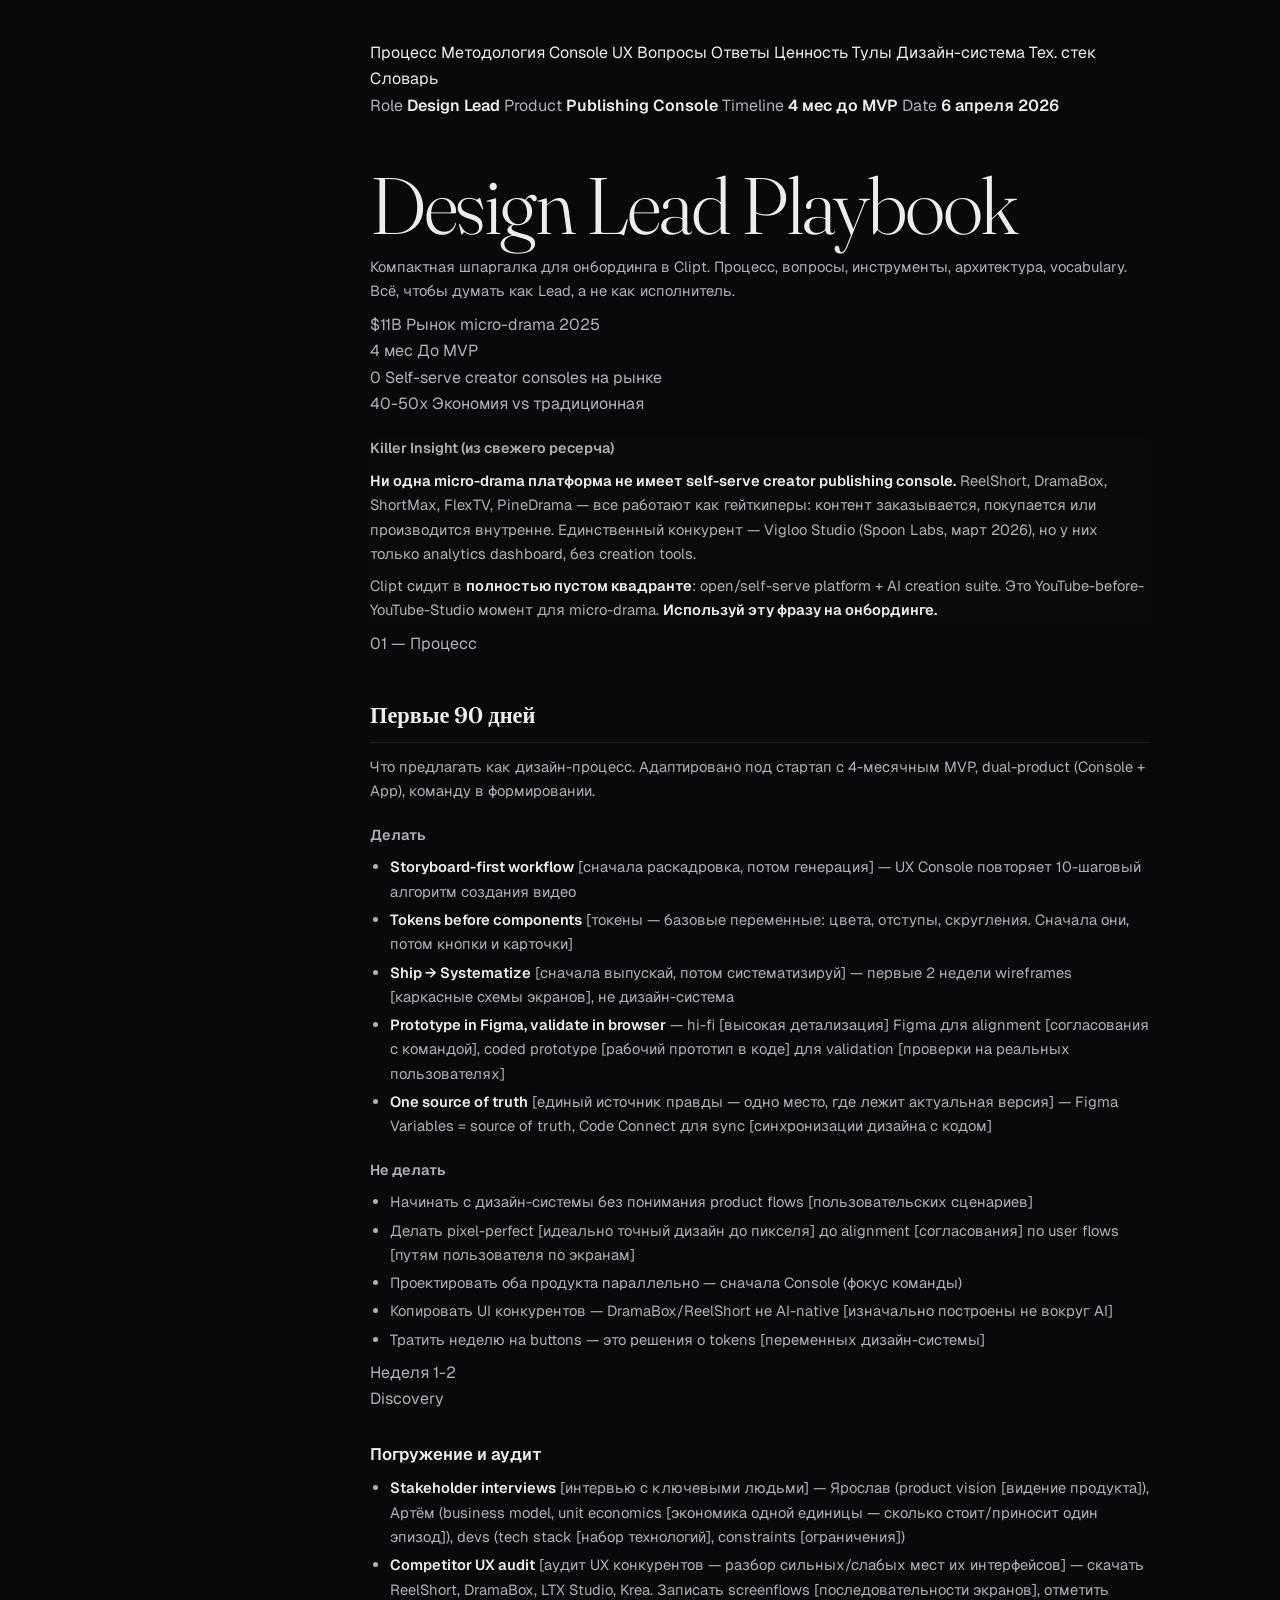
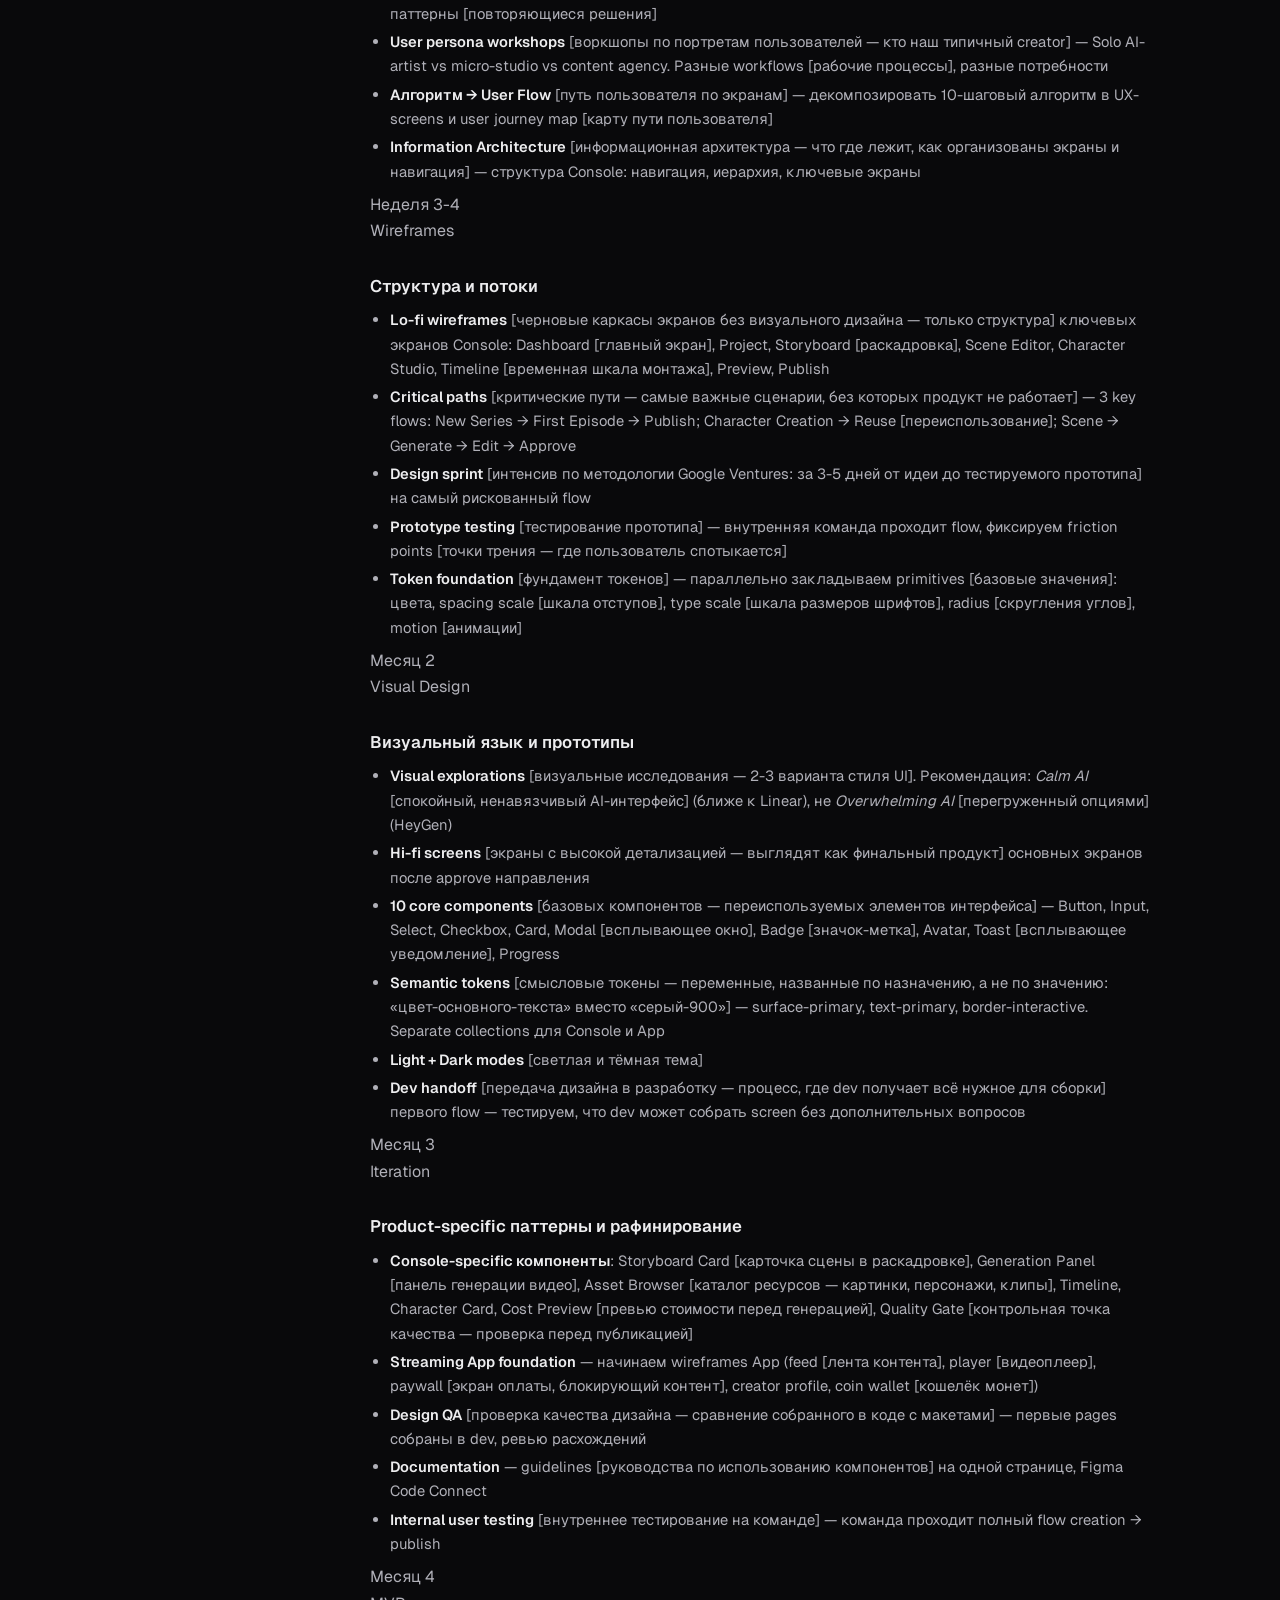
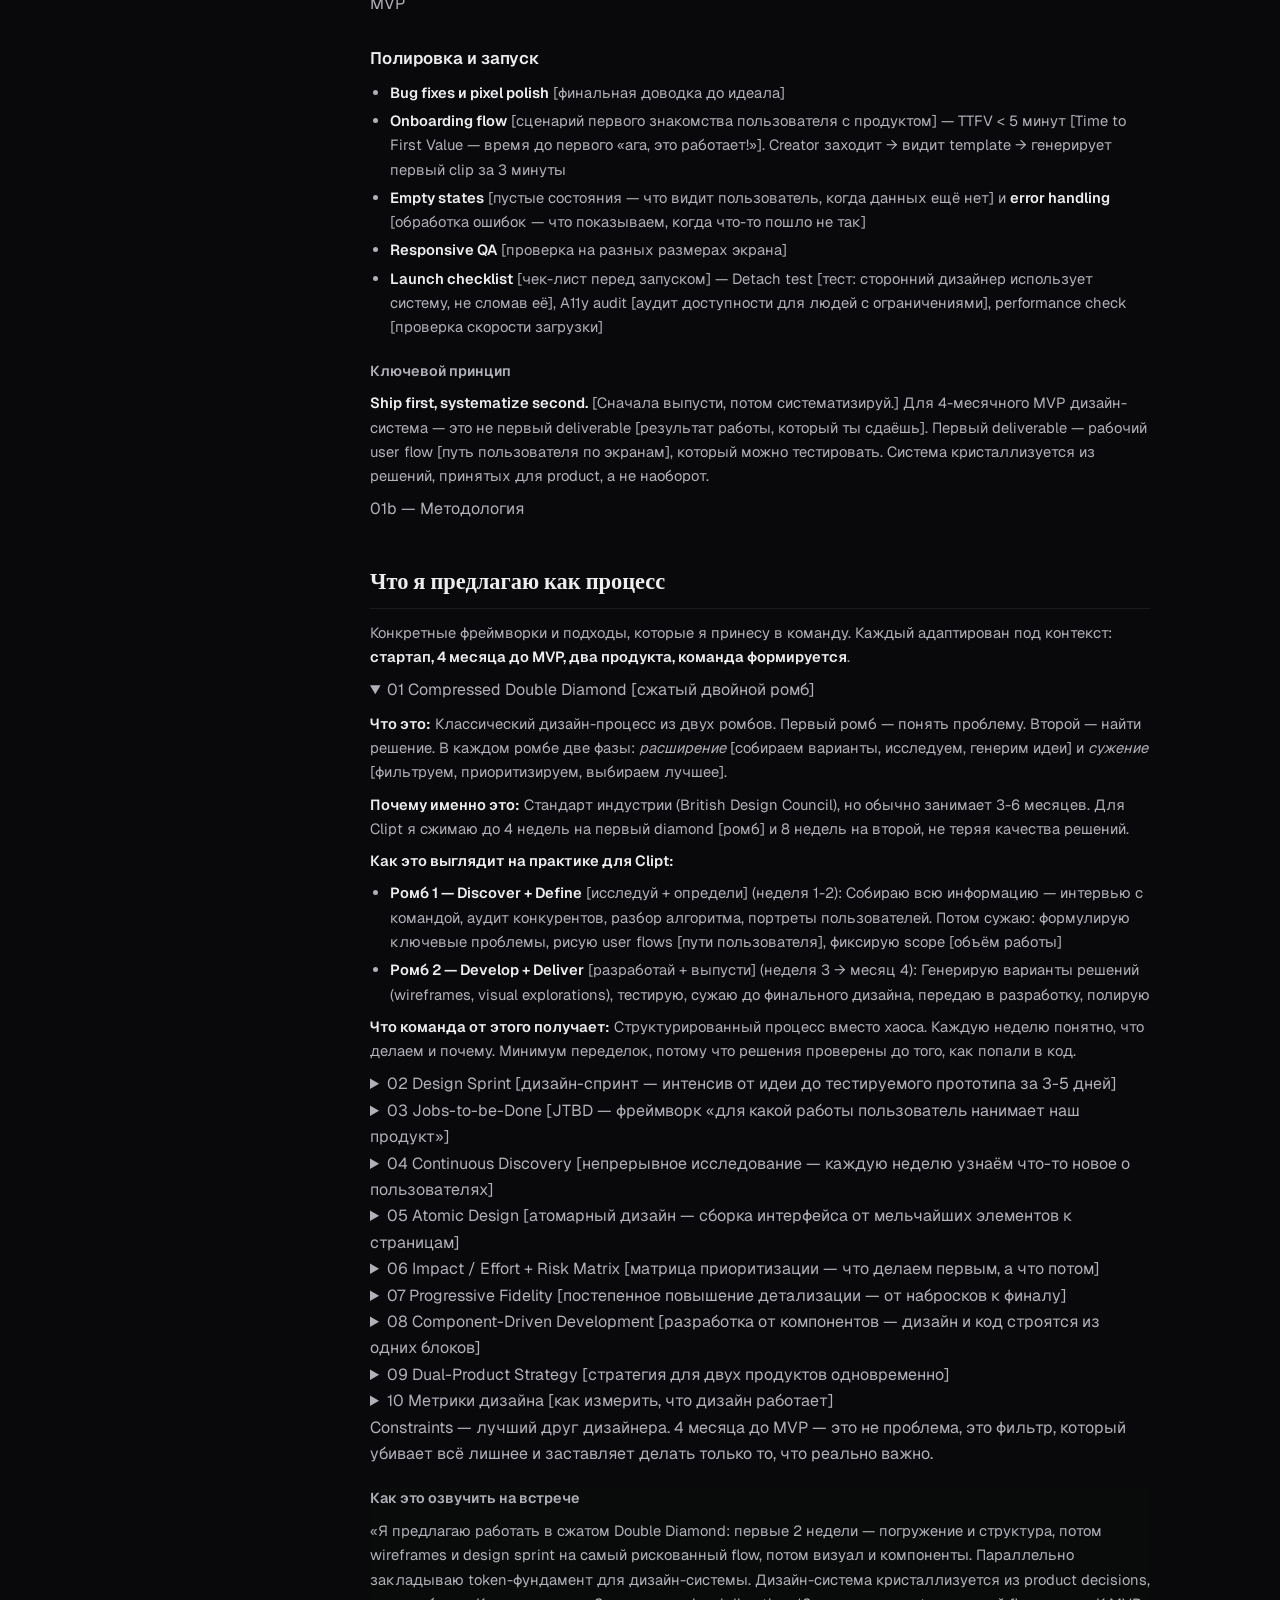
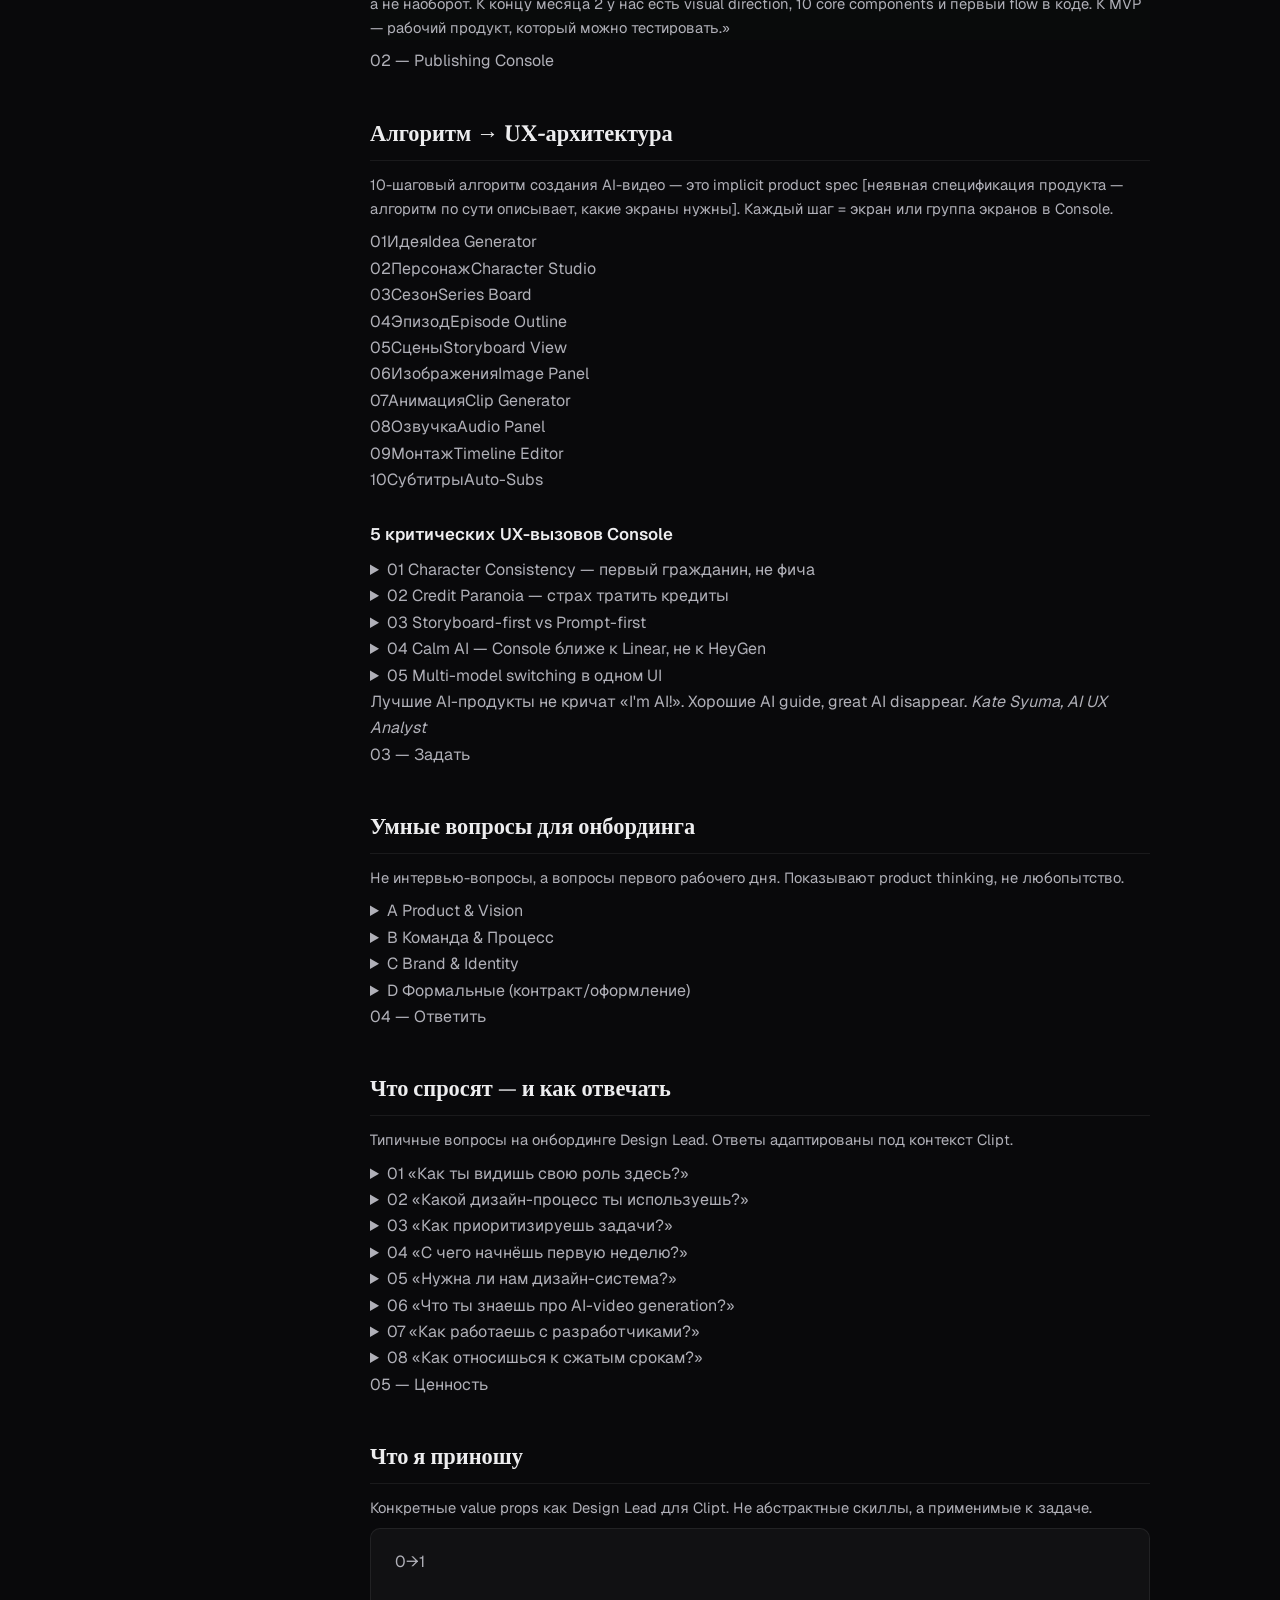
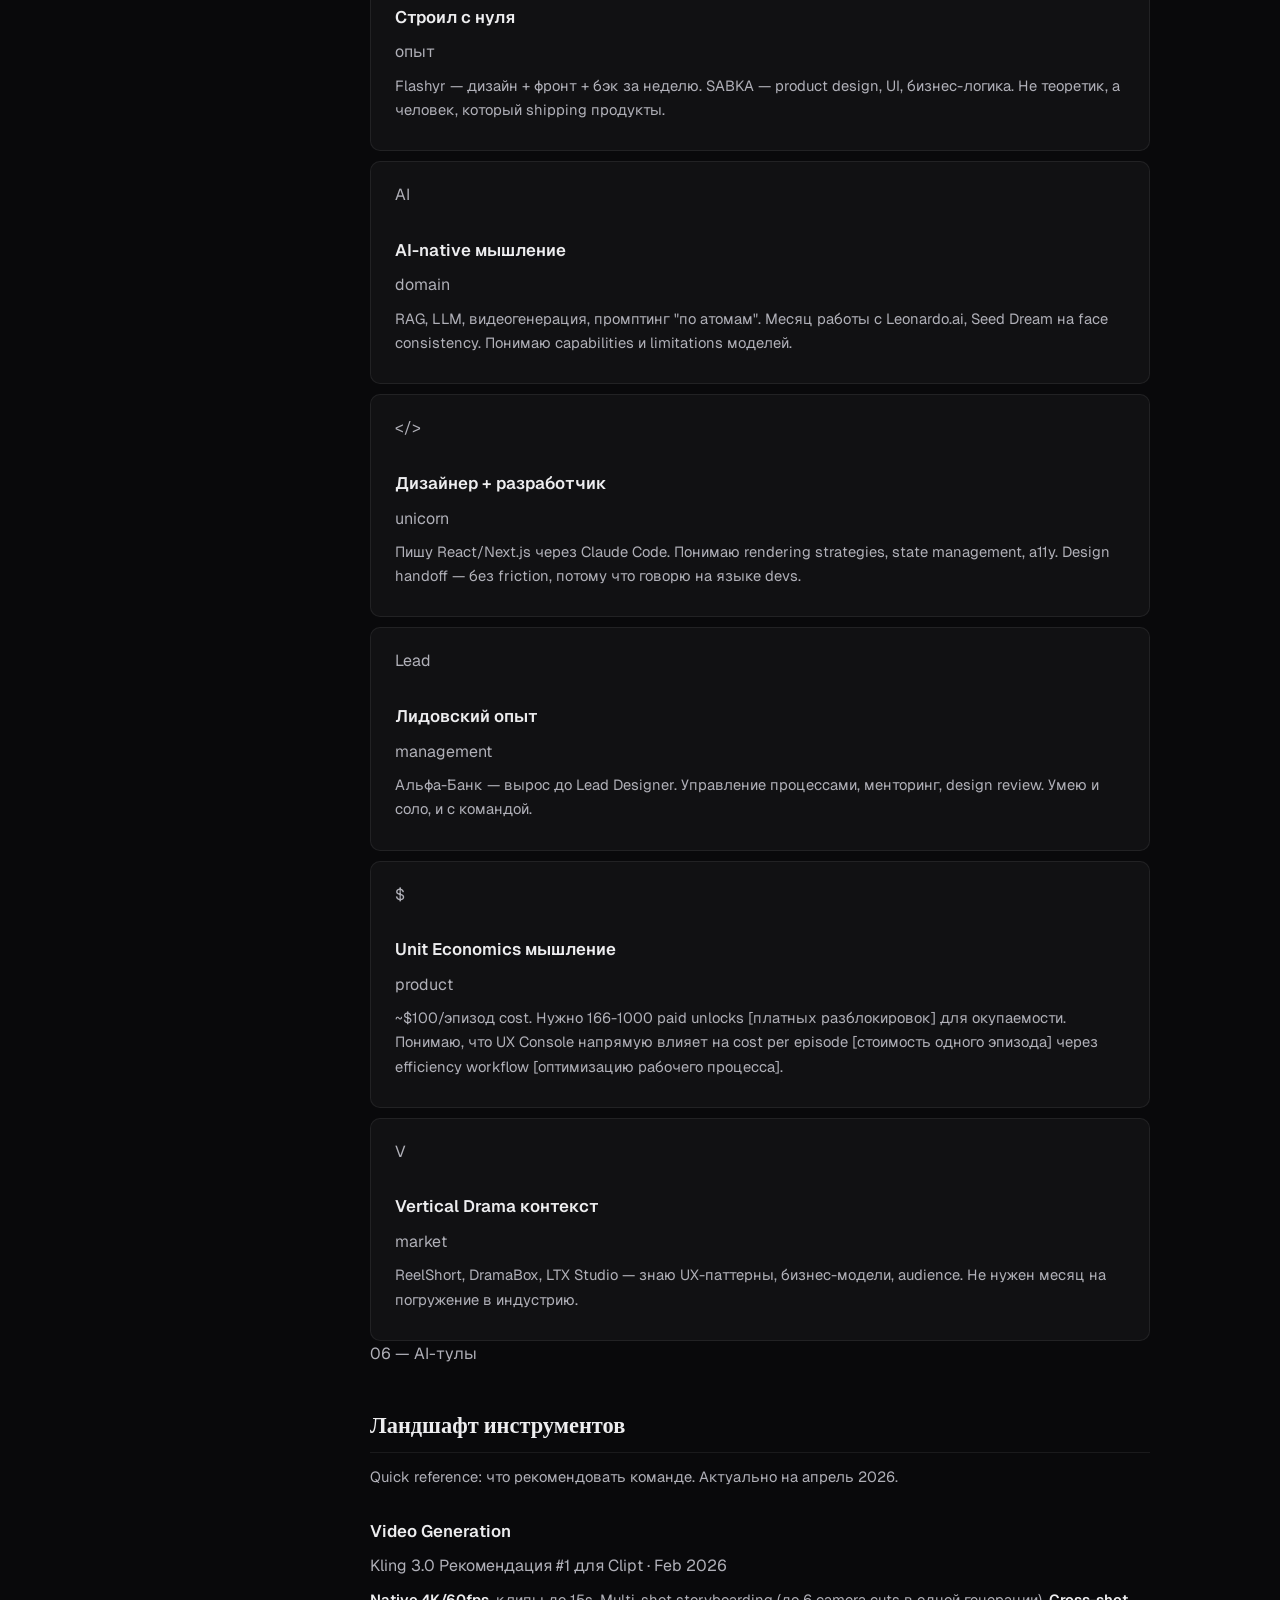
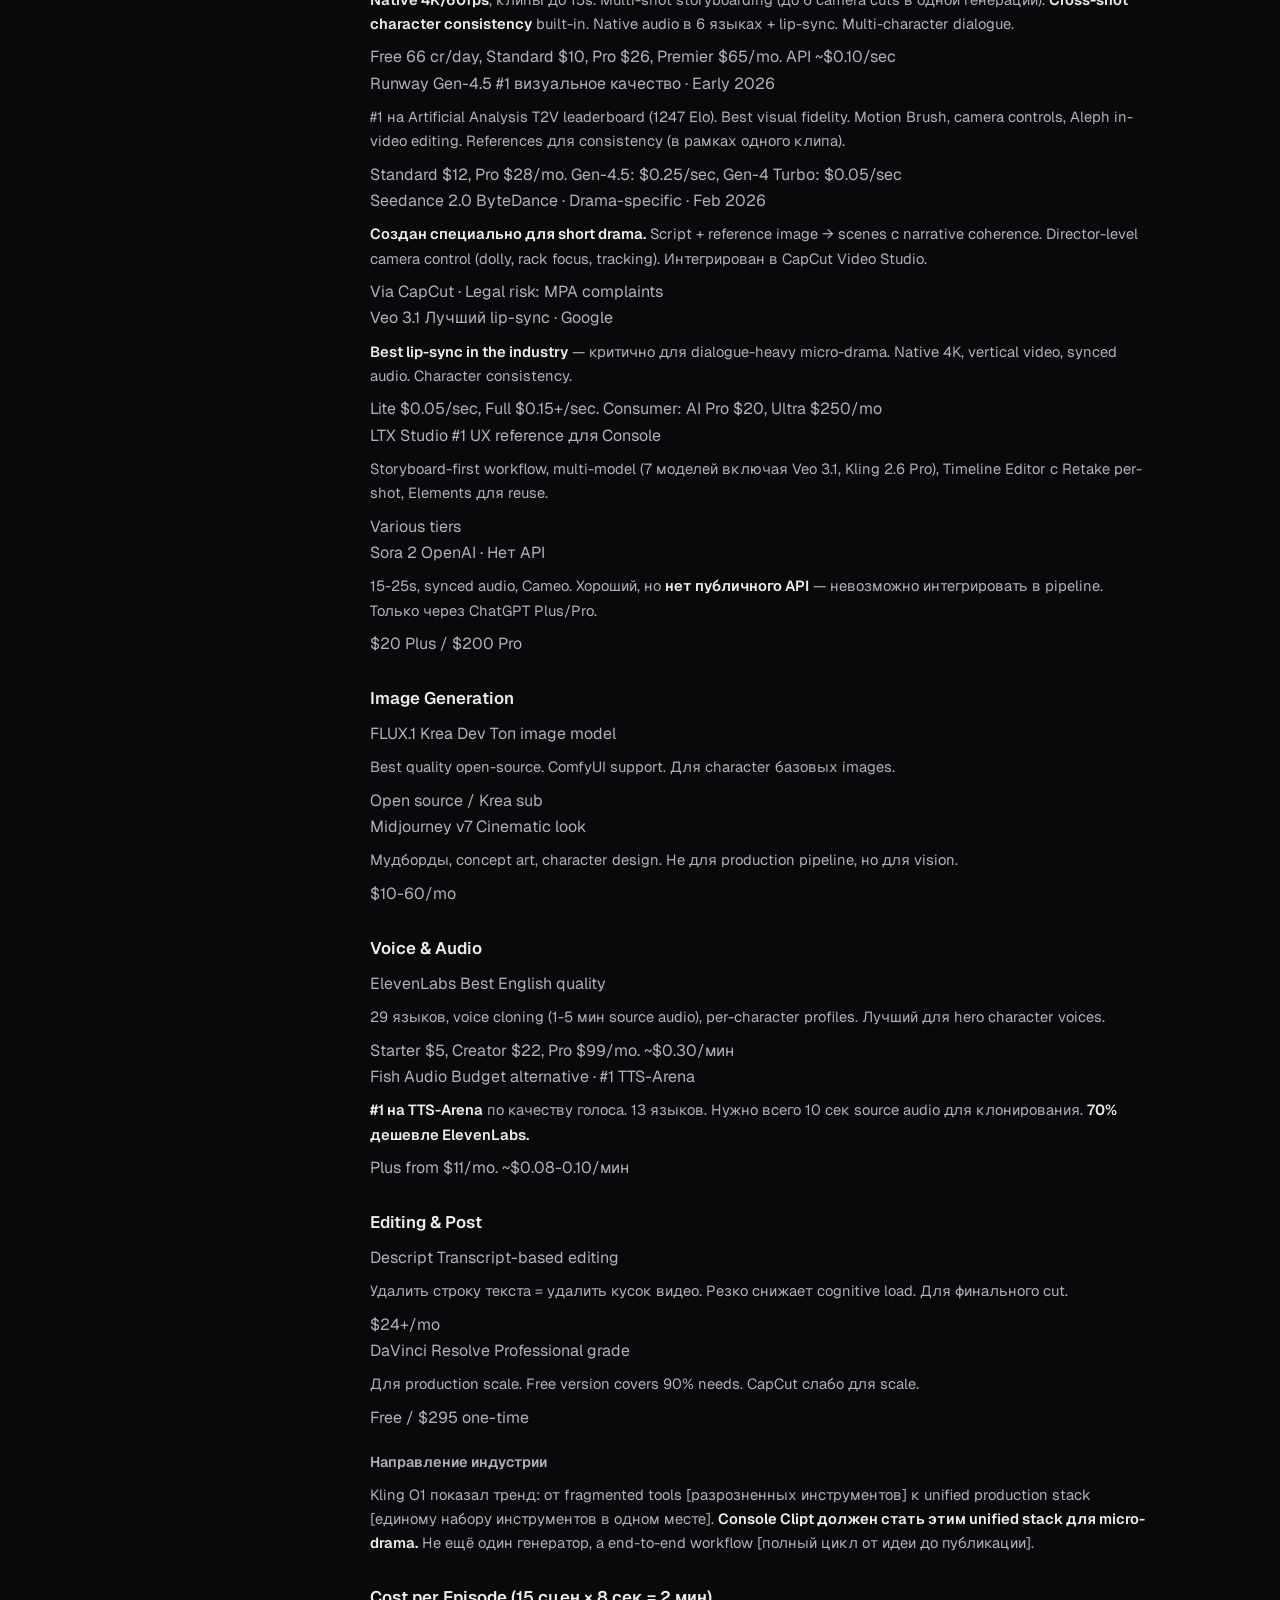
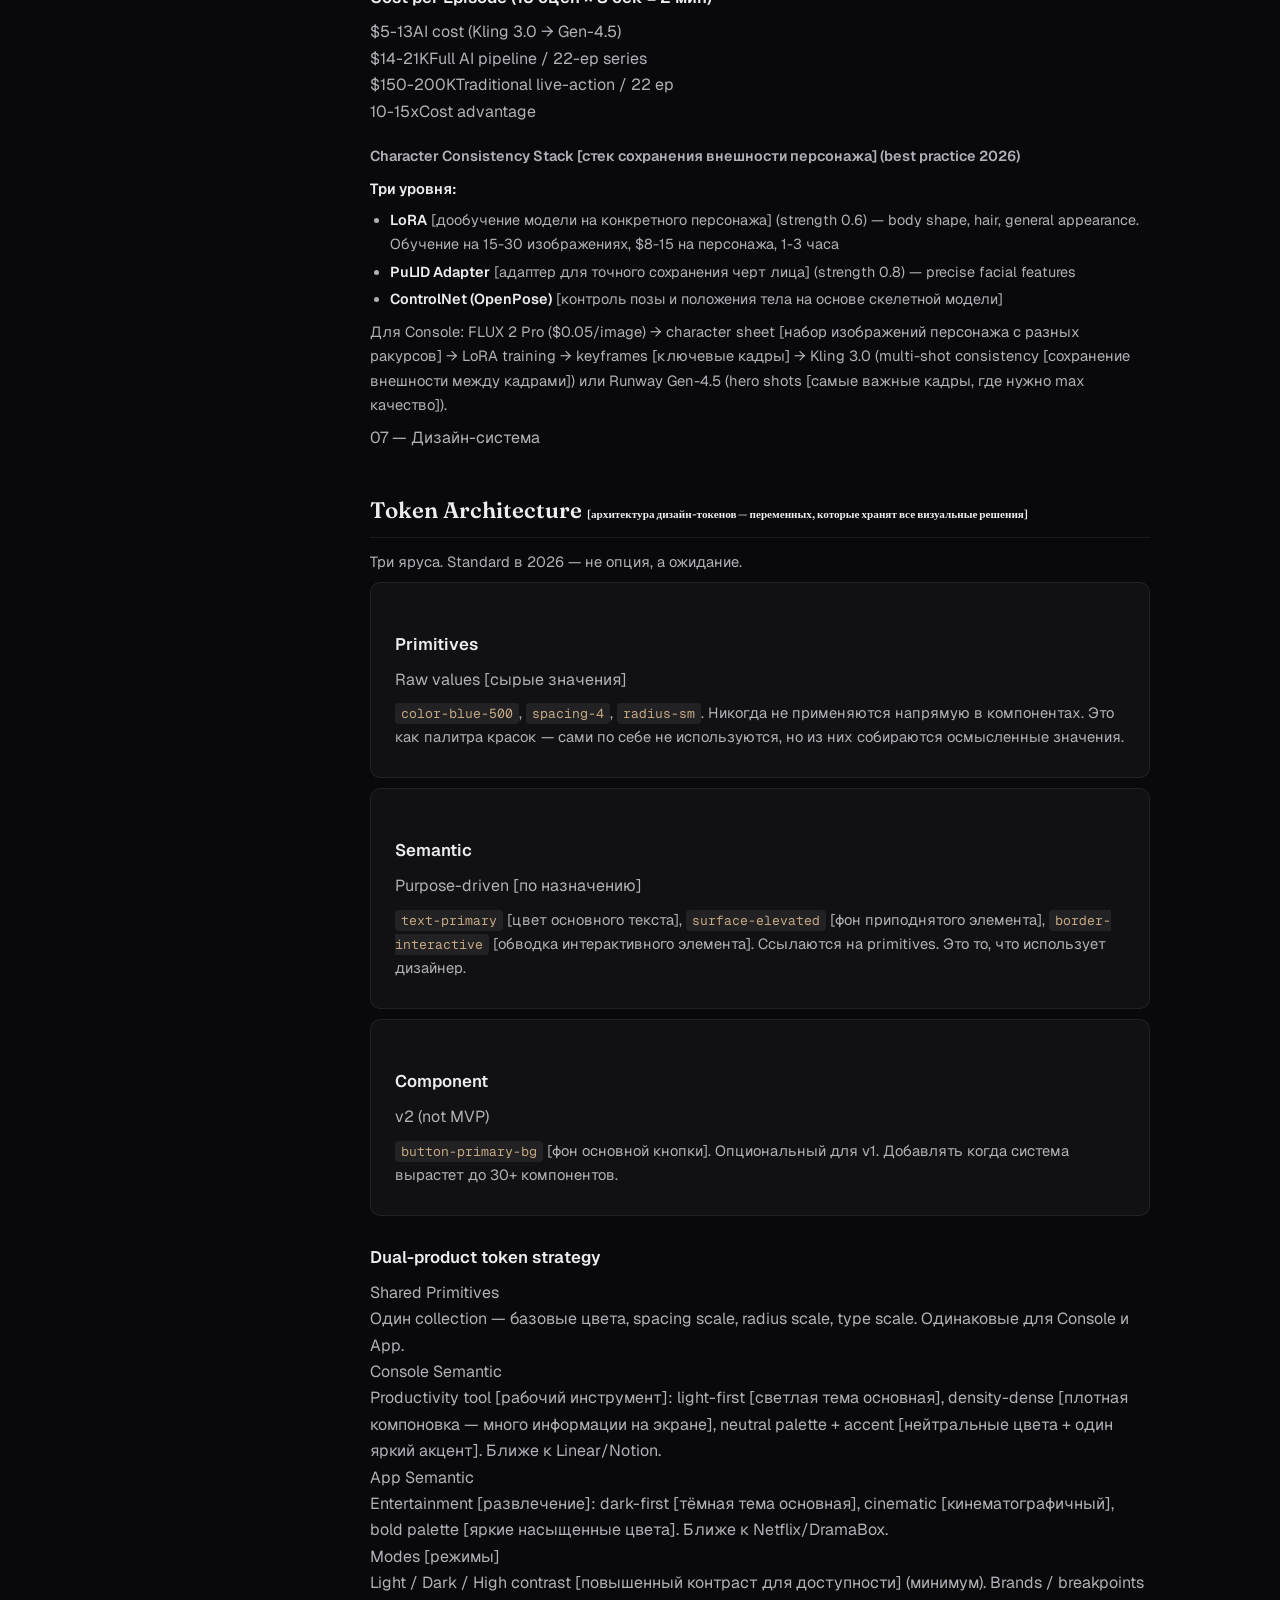
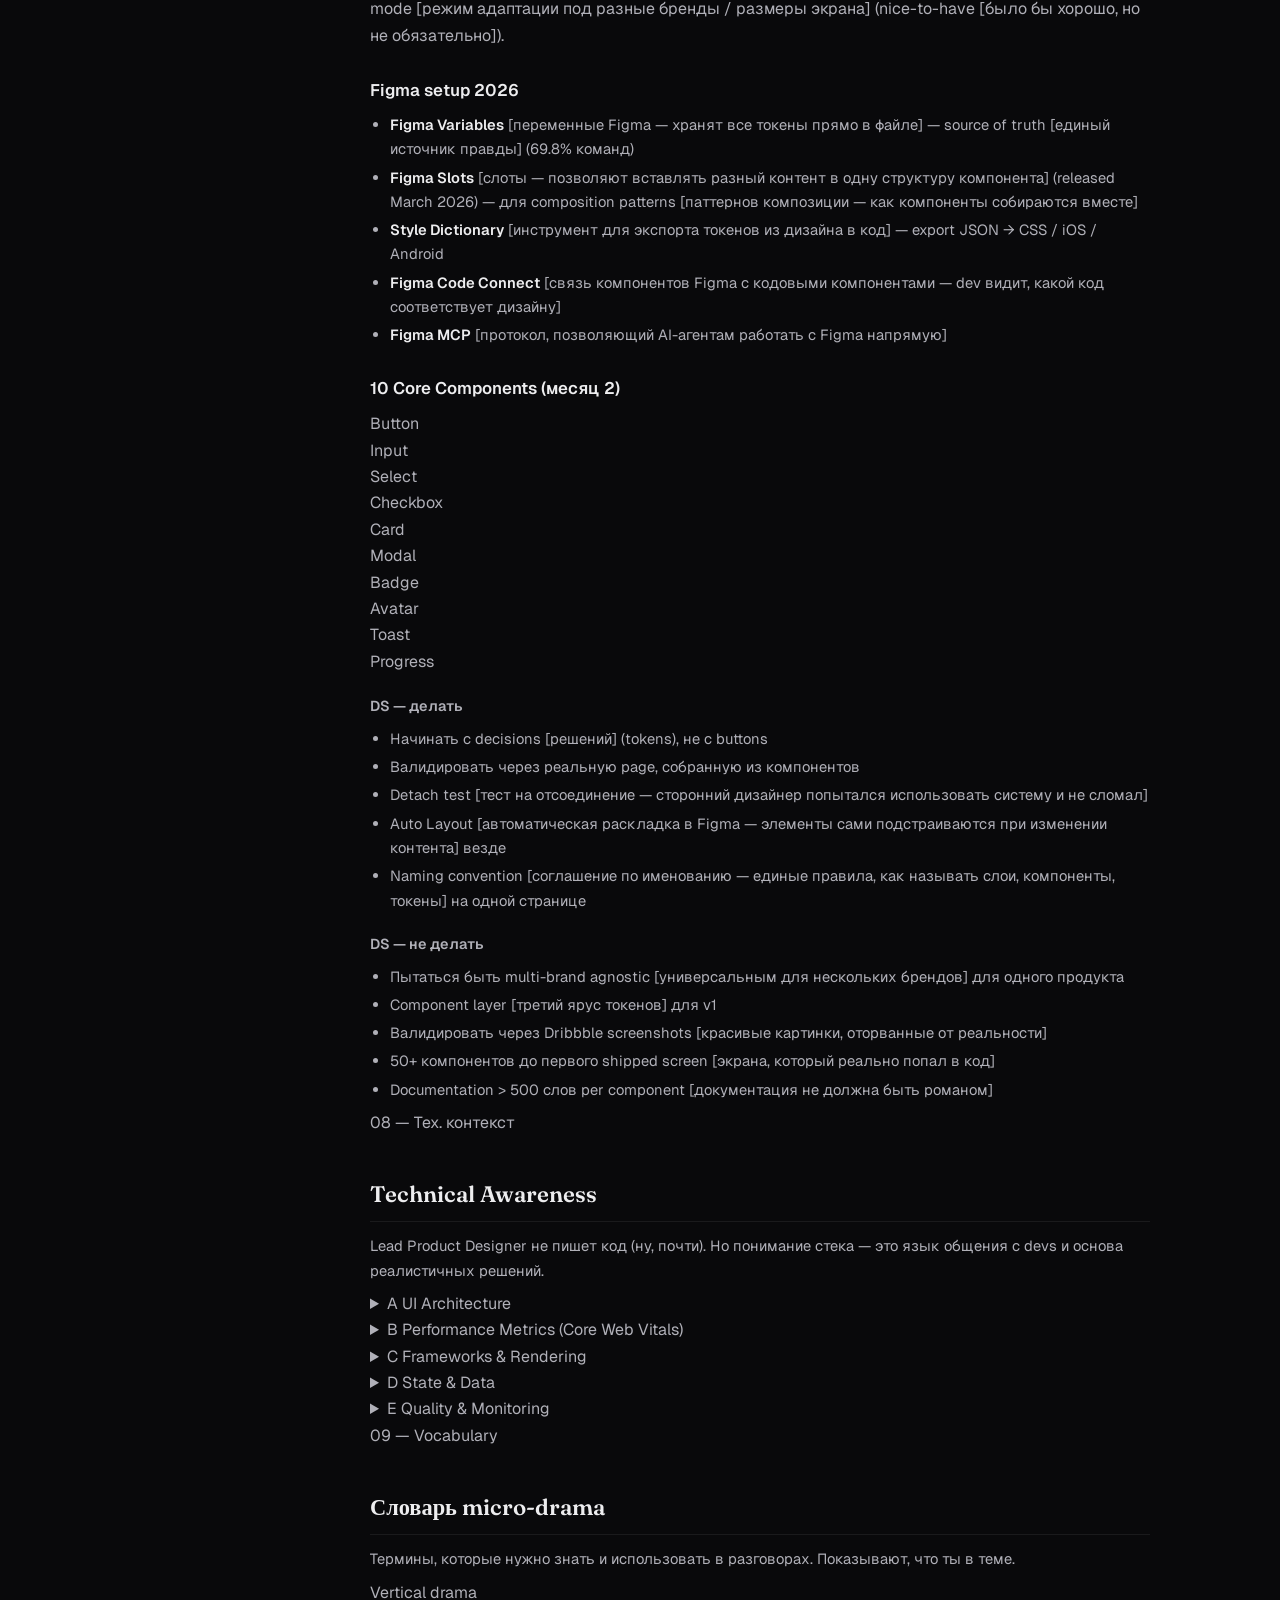
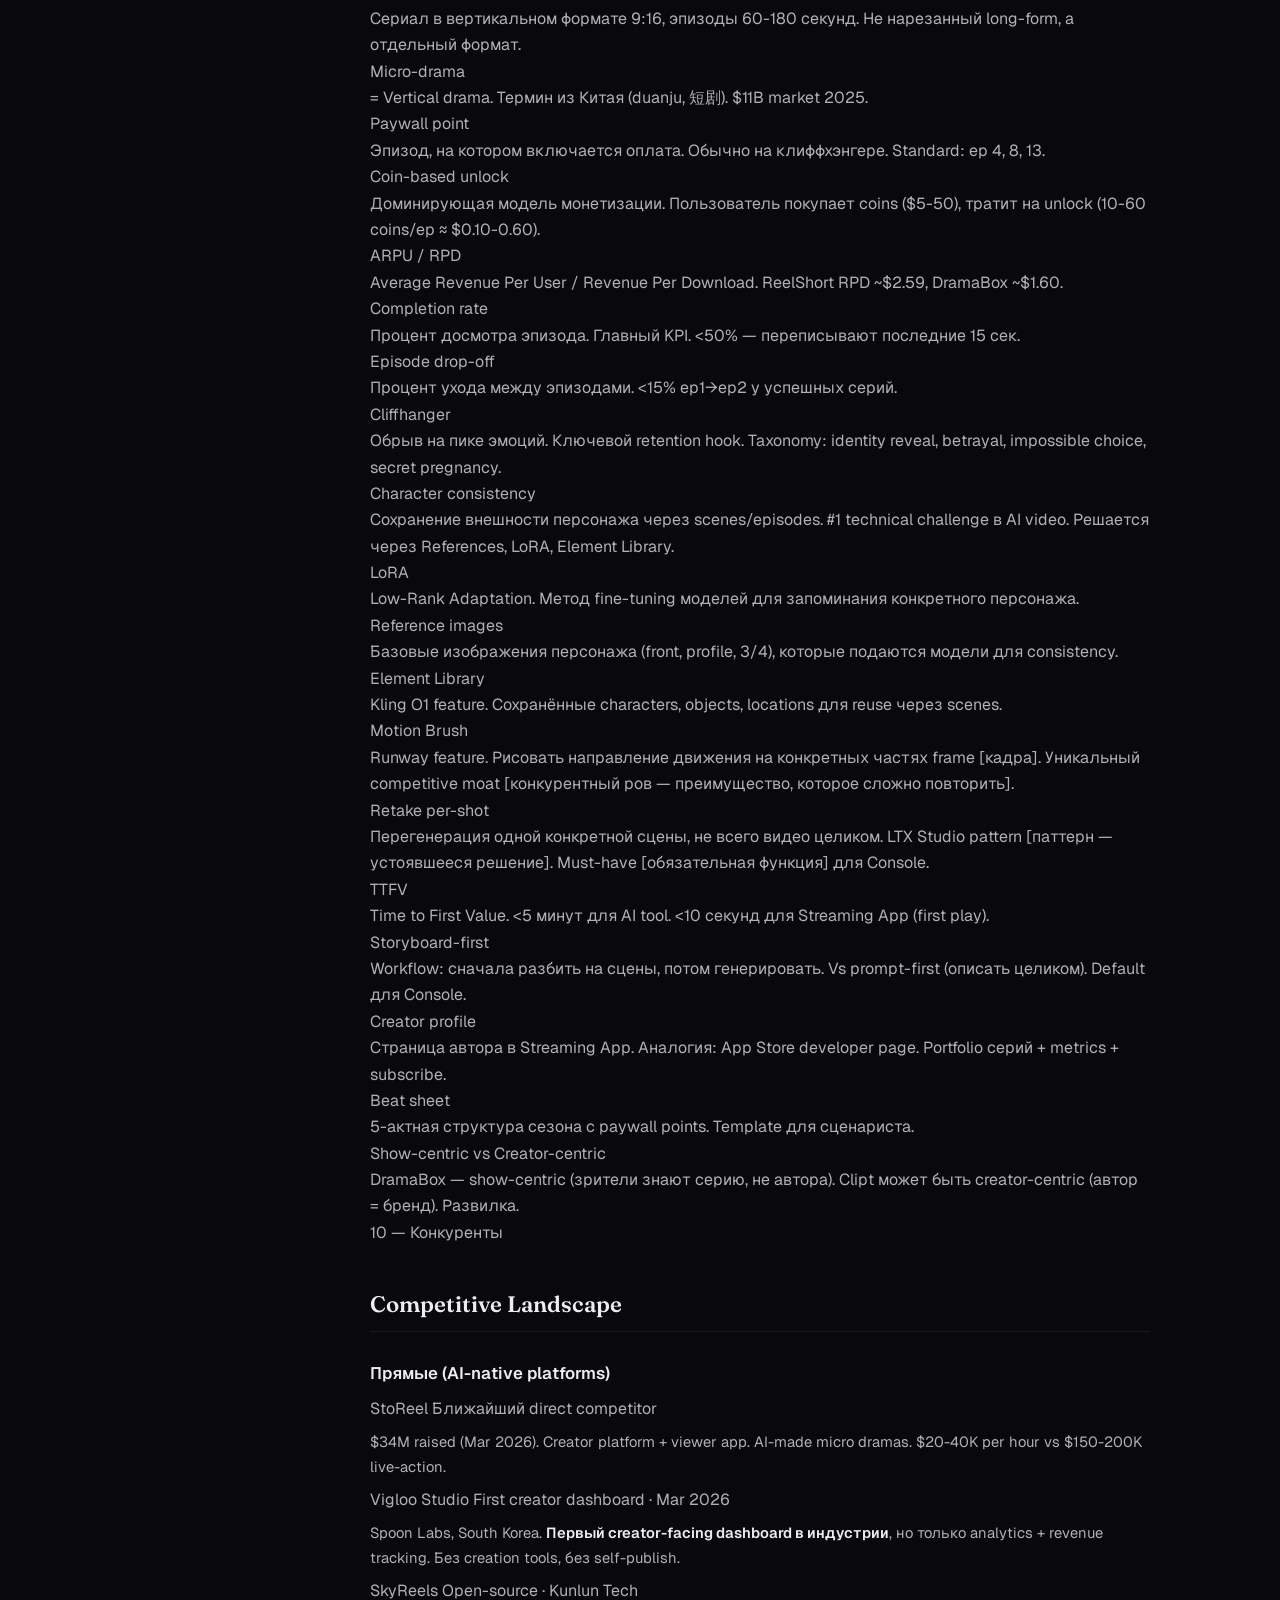
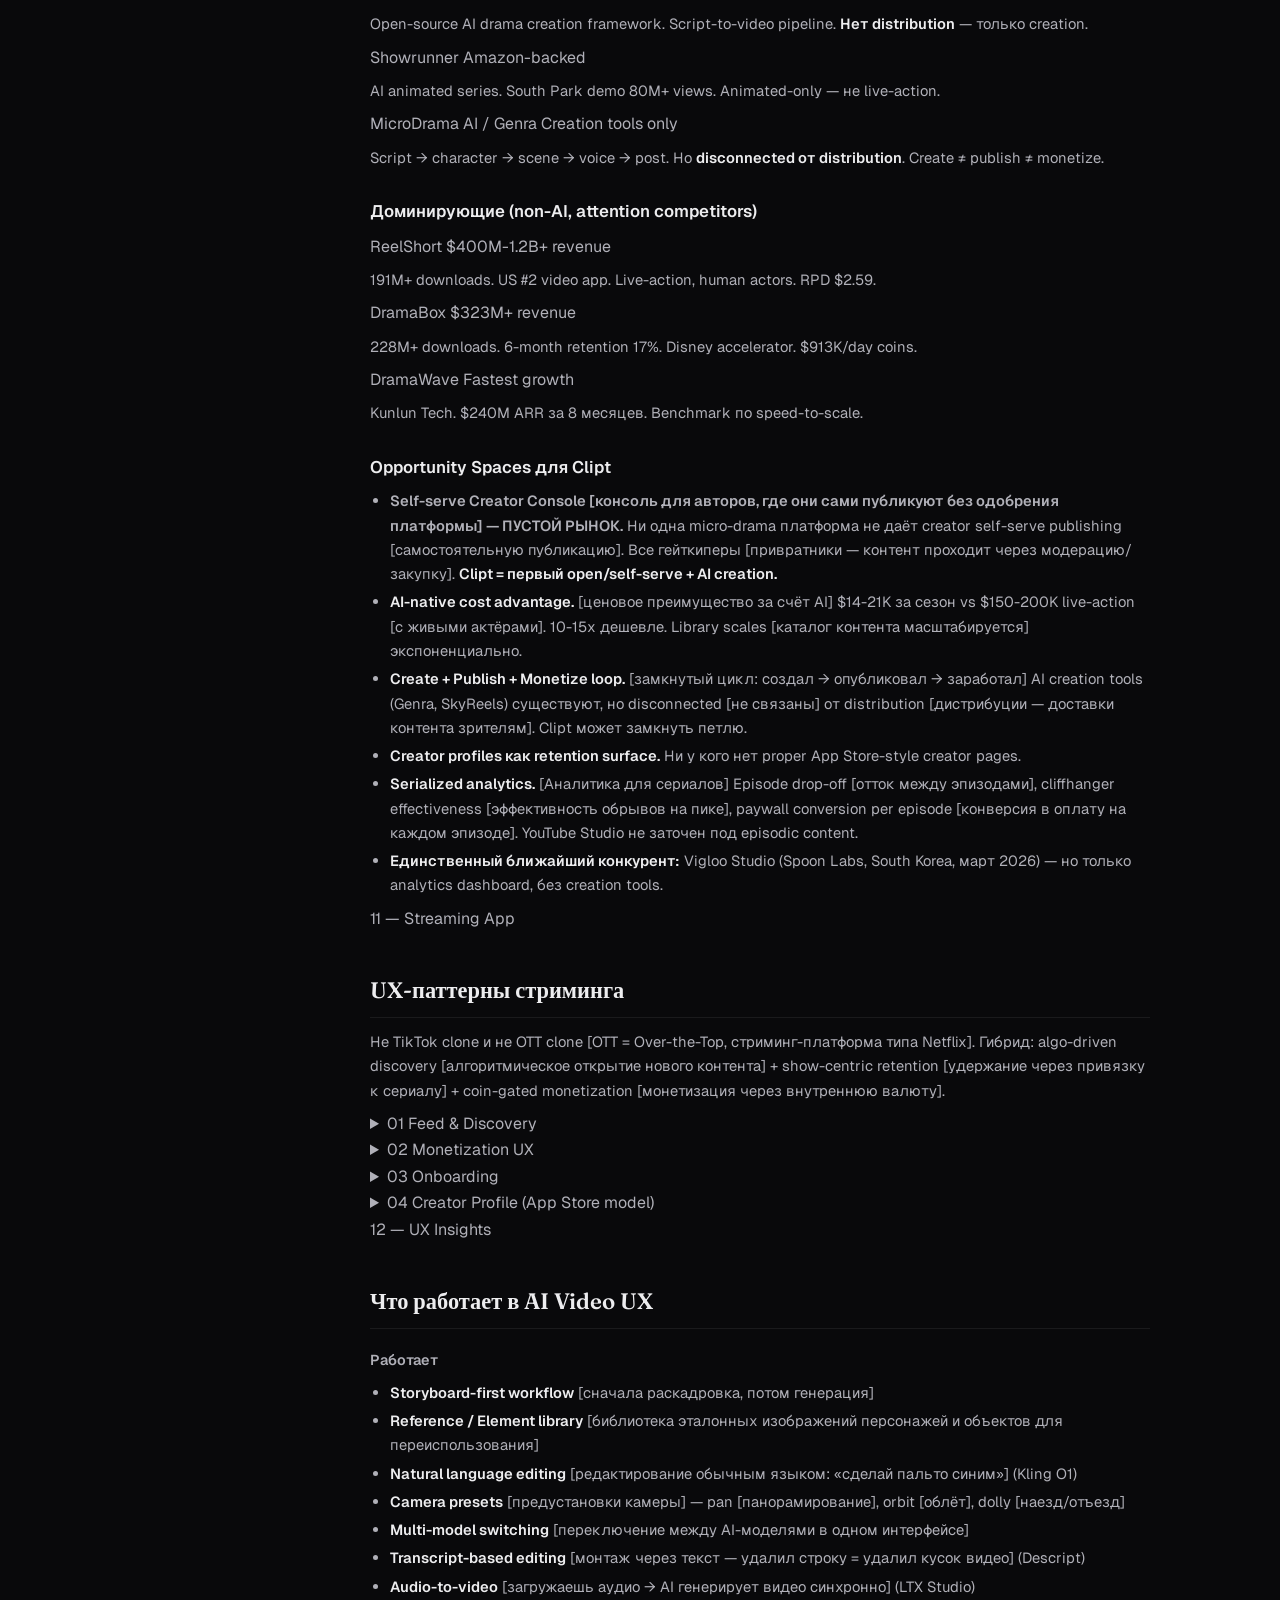
<file: playbook.html>
<!DOCTYPE html>
<html lang="ru">
<head>
<meta charset="utf-8">
<meta name="viewport" content="width=device-width, initial-scale=1">
<title>Klyp — Design Lead Playbook</title>
<link rel="preconnect" href="https://fonts.googleapis.com">
<link rel="preconnect" href="https://fonts.gstatic.com" crossorigin>
<link href="https://fonts.googleapis.com/css2?family=Fraunces:ital,opsz,wght@0,9..144,100..900;1,9..144,100..900&family=Geist:wght@300..800&family=Geist+Mono:wght@300..700&display=swap" rel="stylesheet">
<link rel="stylesheet" href="style.css">
</head>
<body data-page="playbook">
<div class="shell">
  <div class="main">
    <div class="article">

<!-- ===== NAV ===== -->
<nav class="toc">
  <div class="wrap">
    <div class="toc-inner">
      <a href="#process">Процесс</a>
      <a href="#methodology">Методология</a>
      <a href="#console">Console UX</a>
      <a href="#questions">Вопросы</a>
      <a href="#answers">Ответы</a>
      <a href="#value">Ценность</a>
      <a href="#tools">Тулы</a>
      <a href="#ds">Дизайн-система</a>
      <a href="#tech">Тех. стек</a>
      <a href="#vocab">Словарь</a>
    </div>
  </div>
</nav>

<!-- ===== HERO ===== -->
<header class="hero">
  <div class="wrap">
    <div class="hero-meta">
      <span>Role <strong>Design Lead</strong></span>
      <span>Product <strong>Publishing Console</strong></span>
      <span>Timeline <strong>4 мес до MVP</strong></span>
      <span>Date <strong>6 апреля 2026</strong></span>
    </div>
    <h1 class="display" style="font-size:clamp(2.5rem,7vw,5rem);font-weight:300;line-height:0.95;letter-spacing:-0.03em">
      <span class="line">Design Lead</span>
      <span class="line"><span class="italic">Playbook</span></span>
    </h1>
    <p class="lede">Компактная шпаргалка для онбординга в Clipt. Процесс, вопросы, инструменты, архитектура, vocabulary. Всё, чтобы думать как Lead, а не как исполнитель.</p>

    <div class="metrics">
      <div class="metric">
        <span class="m-val">$11B</span>
        <span class="m-label">Рынок micro-drama 2025</span>
      </div>
      <div class="metric">
        <span class="m-val">4 мес</span>
        <span class="m-label">До MVP</span>
      </div>
      <div class="metric">
        <span class="m-val">0</span>
        <span class="m-label">Self-serve creator consoles на рынке</span>
      </div>
      <div class="metric">
        <span class="m-val">40-50x</span>
        <span class="m-label">Экономия vs традиционная</span>
      </div>
    </div>

    <div class="note" style="border-left-color:var(--sage);background:oklch(0.18 0.02 150 / 0.2)">
      <h4 style="color:var(--sage)">Killer Insight (из свежего ресерча)</h4>
      <p><strong>Ни одна micro-drama платформа не имеет self-serve creator publishing console.</strong> ReelShort, DramaBox, ShortMax, FlexTV, PineDrama &mdash; все работают как гейткиперы: контент заказывается, покупается или производится внутренне. Единственный конкурент &mdash; Vigloo Studio (Spoon Labs, март 2026), но у них только analytics dashboard, без creation tools.</p>
      <p>Clipt сидит в <strong>полностью пустом квадранте</strong>: open/self-serve platform + AI creation suite. Это YouTube-before-YouTube-Studio момент для micro-drama. <strong>Используй эту фразу на онбординге.</strong></p>
    </div>
  </div>
</header>

<!-- ===== 01. PROCESS ===== -->
<section id="process">
  <div class="wrap">
    <div class="sec-num">01 &mdash; Процесс</div>
    <h2>Первые 90 дней</h2>
    <p>Что предлагать как дизайн-процесс. Адаптировано под стартап с 4-месячным MVP, dual-product (Console + App), команду в формировании.</p>

    <div class="playbook">
      <div class="do">
        <h4>Делать</h4>
        <ul>
          <li><strong>Storyboard-first workflow</strong> <span class="h">[сначала раскадровка, потом генерация]</span> &mdash; UX Console повторяет 10-шаговый алгоритм создания видео</li>
          <li><strong>Tokens before components</strong> <span class="h">[токены &mdash; базовые переменные: цвета, отступы, скругления. Сначала они, потом кнопки и карточки]</span></li>
          <li><strong>Ship &rarr; Systematize</strong> <span class="h">[сначала выпускай, потом систематизируй]</span> &mdash; первые 2 недели wireframes <span class="h">[каркасные схемы экранов]</span>, не дизайн-система</li>
          <li><strong>Prototype in Figma, validate in browser</strong> &mdash; hi-fi <span class="h">[высокая детализация]</span> Figma для alignment <span class="h">[согласования с командой]</span>, coded prototype <span class="h">[рабочий прототип в коде]</span> для validation <span class="h">[проверки на реальных пользователях]</span></li>
          <li><strong>One source of truth</strong> <span class="h">[единый источник правды &mdash; одно место, где лежит актуальная версия]</span> &mdash; Figma Variables = source of truth, Code Connect для sync <span class="h">[синхронизации дизайна с кодом]</span></li>
        </ul>
      </div>
      <div class="dont">
        <h4>Не делать</h4>
        <ul>
          <li>Начинать с дизайн-системы без понимания product flows <span class="h">[пользовательских сценариев]</span></li>
          <li>Делать pixel-perfect <span class="h">[идеально точный дизайн до пикселя]</span> до alignment <span class="h">[согласования]</span> по user flows <span class="h">[путям пользователя по экранам]</span></li>
          <li>Проектировать оба продукта параллельно &mdash; сначала Console (фокус команды)</li>
          <li>Копировать UI конкурентов &mdash; DramaBox/ReelShort не AI-native <span class="h">[изначально построены не вокруг AI]</span></li>
          <li>Тратить неделю на buttons &mdash; это решения о tokens <span class="h">[переменных дизайн-системы]</span></li>
        </ul>
      </div>
    </div>

    <div class="roadmap">
      <div class="phase">
        <div class="phase-label">Неделя 1-2<br><span class="phase-tag tag-critical">Discovery</span></div>
        <div class="phase-content">
          <h3>Погружение и аудит</h3>
          <ul>
            <li><strong>Stakeholder interviews</strong> <span class="h">[интервью с ключевыми людьми]</span> &mdash; Ярослав (product vision <span class="h">[видение продукта]</span>), Артём (business model, unit economics <span class="h">[экономика одной единицы &mdash; сколько стоит/приносит один эпизод]</span>), devs (tech stack <span class="h">[набор технологий]</span>, constraints <span class="h">[ограничения]</span>)</li>
            <li><strong>Competitor UX audit</strong> <span class="h">[аудит UX конкурентов &mdash; разбор сильных/слабых мест их интерфейсов]</span> &mdash; скачать ReelShort, DramaBox, LTX Studio, Krea. Записать screenflows <span class="h">[последовательности экранов]</span>, отметить паттерны <span class="h">[повторяющиеся решения]</span></li>
            <li><strong>User persona workshops</strong> <span class="h">[воркшопы по портретам пользователей &mdash; кто наш типичный creator]</span> &mdash; Solo AI-artist vs micro-studio vs content agency. Разные workflows <span class="h">[рабочие процессы]</span>, разные потребности</li>
            <li><strong>Алгоритм &rarr; User Flow</strong> <span class="h">[путь пользователя по экранам]</span> &mdash; декомпозировать 10-шаговый алгоритм в UX-screens и user journey map <span class="h">[карту пути пользователя]</span></li>
            <li><strong>Information Architecture</strong> <span class="h">[информационная архитектура &mdash; что где лежит, как организованы экраны и навигация]</span> &mdash; структура Console: навигация, иерархия, ключевые экраны</li>
          </ul>
        </div>
      </div>

      <div class="phase">
        <div class="phase-label">Неделя 3-4<br><span class="phase-tag tag-key">Wireframes</span></div>
        <div class="phase-content">
          <h3>Структура и потоки</h3>
          <ul>
            <li><strong>Lo-fi wireframes</strong> <span class="h">[черновые каркасы экранов без визуального дизайна &mdash; только структура]</span> ключевых экранов Console: Dashboard <span class="h">[главный экран]</span>, Project, Storyboard <span class="h">[раскадровка]</span>, Scene Editor, Character Studio, Timeline <span class="h">[временная шкала монтажа]</span>, Preview, Publish</li>
            <li><strong>Critical paths</strong> <span class="h">[критические пути &mdash; самые важные сценарии, без которых продукт не работает]</span> &mdash; 3 key flows: New Series &rarr; First Episode &rarr; Publish; Character Creation &rarr; Reuse <span class="h">[переиспользование]</span>; Scene &rarr; Generate &rarr; Edit &rarr; Approve</li>
            <li><strong>Design sprint</strong> <span class="h">[интенсив по методологии Google Ventures: за 3-5 дней от идеи до тестируемого прототипа]</span> на самый рискованный flow</li>
            <li><strong>Prototype testing</strong> <span class="h">[тестирование прототипа]</span> &mdash; внутренняя команда проходит flow, фиксируем friction points <span class="h">[точки трения &mdash; где пользователь спотыкается]</span></li>
            <li><strong>Token foundation</strong> <span class="h">[фундамент токенов]</span> &mdash; параллельно закладываем primitives <span class="h">[базовые значения]</span>: цвета, spacing scale <span class="h">[шкала отступов]</span>, type scale <span class="h">[шкала размеров шрифтов]</span>, radius <span class="h">[скругления углов]</span>, motion <span class="h">[анимации]</span></li>
          </ul>
        </div>
      </div>

      <div class="phase">
        <div class="phase-label">Месяц 2<br><span class="phase-tag tag-key">Visual Design</span></div>
        <div class="phase-content">
          <h3>Визуальный язык и прототипы</h3>
          <ul>
            <li><strong>Visual explorations</strong> <span class="h">[визуальные исследования &mdash; 2-3 варианта стиля UI]</span>. Рекомендация: <em>Calm AI</em> <span class="h">[спокойный, ненавязчивый AI-интерфейс]</span> (ближе к Linear), не <em>Overwhelming AI</em> <span class="h">[перегруженный опциями]</span> (HeyGen)</li>
            <li><strong>Hi-fi screens</strong> <span class="h">[экраны с высокой детализацией &mdash; выглядят как финальный продукт]</span> основных экранов после approve направления</li>
            <li><strong>10 core components</strong> <span class="h">[базовых компонентов &mdash; переиспользуемых элементов интерфейса]</span> &mdash; Button, Input, Select, Checkbox, Card, Modal <span class="h">[всплывающее окно]</span>, Badge <span class="h">[значок-метка]</span>, Avatar, Toast <span class="h">[всплывающее уведомление]</span>, Progress</li>
            <li><strong>Semantic tokens</strong> <span class="h">[смысловые токены &mdash; переменные, названные по назначению, а не по значению: &laquo;цвет-основного-текста&raquo; вместо &laquo;серый-900&raquo;]</span> &mdash; surface-primary, text-primary, border-interactive. Separate collections для Console и App</li>
            <li><strong>Light + Dark modes</strong> <span class="h">[светлая и тёмная тема]</span></li>
            <li><strong>Dev handoff</strong> <span class="h">[передача дизайна в разработку &mdash; процесс, где dev получает всё нужное для сборки]</span> первого flow &mdash; тестируем, что dev может собрать screen без дополнительных вопросов</li>
          </ul>
        </div>
      </div>

      <div class="phase">
        <div class="phase-label">Месяц 3<br><span class="phase-tag tag-nice">Iteration</span></div>
        <div class="phase-content">
          <h3>Product-specific паттерны и рафинирование</h3>
          <ul>
            <li><strong>Console-specific компоненты</strong>: Storyboard Card <span class="h">[карточка сцены в раскадровке]</span>, Generation Panel <span class="h">[панель генерации видео]</span>, Asset Browser <span class="h">[каталог ресурсов &mdash; картинки, персонажи, клипы]</span>, Timeline, Character Card, Cost Preview <span class="h">[превью стоимости перед генерацией]</span>, Quality Gate <span class="h">[контрольная точка качества &mdash; проверка перед публикацией]</span></li>
            <li><strong>Streaming App foundation</strong> &mdash; начинаем wireframes App (feed <span class="h">[лента контента]</span>, player <span class="h">[видеоплеер]</span>, paywall <span class="h">[экран оплаты, блокирующий контент]</span>, creator profile, coin wallet <span class="h">[кошелёк монет]</span>)</li>
            <li><strong>Design QA</strong> <span class="h">[проверка качества дизайна &mdash; сравнение собранного в коде с макетами]</span> &mdash; первые pages собраны в dev, ревью расхождений</li>
            <li><strong>Documentation</strong> &mdash; guidelines <span class="h">[руководства по использованию компонентов]</span> на одной странице, Figma Code Connect</li>
            <li><strong>Internal user testing</strong> <span class="h">[внутреннее тестирование на команде]</span> &mdash; команда проходит полный flow creation &rarr; publish</li>
          </ul>
        </div>
      </div>

      <div class="phase">
        <div class="phase-label">Месяц 4<br><span class="phase-tag tag-critical">MVP</span></div>
        <div class="phase-content">
          <h3>Полировка и запуск</h3>
          <ul>
            <li><strong>Bug fixes и pixel polish</strong> <span class="h">[финальная доводка до идеала]</span></li>
            <li><strong>Onboarding flow</strong> <span class="h">[сценарий первого знакомства пользователя с продуктом]</span> &mdash; TTFV &lt; 5 минут <span class="h">[Time to First Value &mdash; время до первого &laquo;ага, это работает!&raquo;]</span>. Creator заходит &rarr; видит template &rarr; генерирует первый clip за 3 минуты</li>
            <li><strong>Empty states</strong> <span class="h">[пустые состояния &mdash; что видит пользователь, когда данных ещё нет]</span> и <strong>error handling</strong> <span class="h">[обработка ошибок &mdash; что показываем, когда что-то пошло не так]</span></li>
            <li><strong>Responsive QA</strong> <span class="h">[проверка на разных размерах экрана]</span></li>
            <li><strong>Launch checklist</strong> <span class="h">[чек-лист перед запуском]</span> &mdash; Detach test <span class="h">[тест: сторонний дизайнер использует систему, не сломав её]</span>, A11y audit <span class="h">[аудит доступности для людей с ограничениями]</span>, performance check <span class="h">[проверка скорости загрузки]</span></li>
          </ul>
        </div>
      </div>
    </div>

    <div class="note">
      <h4>Ключевой принцип</h4>
      <p><strong>Ship first, systematize second.</strong> <span class="h">[Сначала выпусти, потом систематизируй.]</span> Для 4-месячного MVP дизайн-система &mdash; это не первый deliverable <span class="h">[результат работы, который ты сдаёшь]</span>. Первый deliverable &mdash; рабочий user flow <span class="h">[путь пользователя по экранам]</span>, который можно тестировать. Система кристаллизуется из решений, принятых для product, а не наоборот.</p>
    </div>
  </div>
</section>

<!-- ===== 01b. DESIGN PROCESS DEEP DIVE ===== -->
<section id="methodology">
  <div class="wrap">
    <div class="sec-num">01b &mdash; Методология</div>
    <h2>Что я предлагаю как процесс</h2>
    <p>Конкретные фреймворки и подходы, которые я принесу в команду. Каждый адаптирован под контекст: <strong>стартап, 4 месяца до MVP, два продукта, команда формируется</strong>.</p>

    <!-- FRAMEWORK 1 -->
    <details open>
      <summary><span class="s-num">01</span> Compressed Double Diamond <span class="h">[сжатый двойной ромб]</span></summary>
      <div class="acc-body">
        <p><strong>Что это:</strong> Классический дизайн-процесс из двух ромбов. Первый ромб &mdash; понять проблему. Второй &mdash; найти решение. В каждом ромбе две фазы: <em>расширение</em> <span class="h">[собираем варианты, исследуем, генерим идеи]</span> и <em>сужение</em> <span class="h">[фильтруем, приоритизируем, выбираем лучшее]</span>.</p>
        <p><strong>Почему именно это:</strong> Стандарт индустрии (British Design Council), но обычно занимает 3-6 месяцев. Для Clipt я сжимаю до 4 недель на первый diamond <span class="h">[ромб]</span> и 8 недель на второй, не теряя качества решений.</p>
        <p><strong>Как это выглядит на практике для Clipt:</strong></p>
        <ul>
          <li><strong>Ромб 1 &mdash; Discover + Define</strong> <span class="h">[исследуй + определи]</span> (неделя 1-2): Собираю всю информацию &mdash; интервью с командой, аудит конкурентов, разбор алгоритма, портреты пользователей. Потом сужаю: формулирую ключевые проблемы, рисую user flows <span class="h">[пути пользователя]</span>, фиксирую scope <span class="h">[объём работы]</span></li>
          <li><strong>Ромб 2 &mdash; Develop + Deliver</strong> <span class="h">[разработай + выпусти]</span> (неделя 3 → месяц 4): Генерирую варианты решений (wireframes, visual explorations), тестирую, сужаю до финального дизайна, передаю в разработку, полирую</li>
        </ul>
        <p><strong>Что команда от этого получает:</strong> Структурированный процесс вместо хаоса. Каждую неделю понятно, что делаем и почему. Минимум переделок, потому что решения проверены до того, как попали в код.</p>
      </div>
    </details>

    <!-- FRAMEWORK 2 -->
    <details>
      <summary><span class="s-num">02</span> Design Sprint <span class="h">[дизайн-спринт &mdash; интенсив от идеи до тестируемого прототипа за 3-5 дней]</span></summary>
      <div class="acc-body">
        <p><strong>Что это:</strong> Методология Google Ventures. За 3-5 дней команда проходит полный цикл: <em>понять проблему → набросать решения → выбрать лучшее → сделать прототип → протестировать на реальных людях</em>. Без кода, без месяцев разработки.</p>
        <p><strong>Когда использовать в Clipt:</strong> Для самых рискованных и непонятных задач. Примеры:</p>
        <ul>
          <li>"Как должен выглядеть flow генерации видео?" &mdash; это самый рискованный сценарий Console, от него зависит всё</li>
          <li>"Как creator сохраняет и переиспользует персонажа?" &mdash; character consistency &mdash; это главная техническая проблема, и UX должен её решать</li>
          <li>"Как выглядит paywall <span class="h">[экран оплаты]</span> в Streaming App?" &mdash; от этого зависит монетизация</li>
        </ul>
        <p><strong>Формат для стартапа:</strong> Сжатый до 3 дней (а не 5). День 1 &mdash; карта проблемы + наброски решений. День 2 &mdash; прототип в Figma. День 3 &mdash; тестируем внутри команды (или на 3-5 внешних людях). По результатам &mdash; решение принято, можно строить.</p>
        <p><strong>Почему это ценно:</strong> Вместо 3 недель споров &laquo;как лучше&raquo; &mdash; 3 дня и ответ, подкреплённый тестом. Экономит время и убивает неопределённость.</p>
      </div>
    </details>

    <!-- FRAMEWORK 3 -->
    <details>
      <summary><span class="s-num">03</span> Jobs-to-be-Done <span class="h">[JTBD &mdash; фреймворк &laquo;для какой работы пользователь нанимает наш продукт&raquo;]</span></summary>
      <div class="acc-body">
        <p><strong>Что это:</strong> Вместо того, чтобы думать &laquo;какие фичи добавить&raquo;, думаем &laquo;какую задачу пользователь пытается решить&raquo;. Пользователь не покупает дрель &mdash; он покупает дырку в стене.</p>
        <p><strong>JTBD для Clipt Publishing Console:</strong></p>
        <ul>
          <li><strong>Основной Job:</strong> &laquo;Превратить мою идею в опубликованный эпизод AI-сериала с минимальной болью и предсказуемым качеством&raquo;</li>
          <li><strong>Supporting Jobs</strong> <span class="h">[вспомогательные задачи]</span>:
            <ul>
              <li>&laquo;Сохранить внешность персонажа одинаковой через все сцены и эпизоды&raquo;</li>
              <li>&laquo;Понять, сколько будет стоить генерация, до того как я нажму кнопку&raquo;</li>
              <li>&laquo;Быстро перегенерировать одну плохую сцену, не трогая остальные&raquo;</li>
              <li>&laquo;Понять, какой мой эпизод смотрят до конца, а какой бросают&raquo;</li>
            </ul>
          </li>
        </ul>
        <p><strong>JTBD для Streaming App:</strong></p>
        <ul>
          <li><strong>Основной Job:</strong> &laquo;Найти сериал, который затянет, и досмотреть его до конца&raquo;</li>
          <li><strong>Supporting Jobs:</strong> &laquo;Вернуться к тому, на чём остановился&raquo;, &laquo;Найти что-то похожее на то, что понравилось&raquo;, &laquo;Не переплачивать за то, что не досмотрю&raquo;</li>
        </ul>
        <p><strong>Как использовать:</strong> Каждая фича и каждый экран оцениваются через JTBD. &laquo;Эта фича помогает пользователю выполнить его job? Да &rarr; делаем. Нет &rarr; в бэклог <span class="h">[очередь задач на потом]</span> или в мусор.&raquo;</p>
      </div>
    </details>

    <!-- FRAMEWORK 4 -->
    <details>
      <summary><span class="s-num">04</span> Continuous Discovery <span class="h">[непрерывное исследование &mdash; каждую неделю узнаём что-то новое о пользователях]</span></summary>
      <div class="acc-body">
        <p><strong>Что это:</strong> Методология Терезы Торрес. Вместо &laquo;сделали research раз и забыли&raquo; &mdash; каждую неделю разговариваем хотя бы с одним пользователем или анализируем данные. Это привычка, не проект.</p>
        <p><strong>Когда включать:</strong> После запуска MVP. До запуска &mdash; работаем с гипотезами и внутренним тестированием.</p>
        <p><strong>Как это выглядит:</strong></p>
        <ul>
          <li><strong>Weekly user touchpoint</strong> <span class="h">[еженедельная точка контакта с пользователем]</span> &mdash; 15-30 минут, один creator. Не формальное интервью, а наблюдение: &laquo;покажи, как ты создаёшь эпизод&raquo;</li>
          <li><strong>Opportunity Solution Tree</strong> <span class="h">[дерево возможностей &mdash; визуальная карта: цель → возможности → решения → эксперименты]</span> &mdash; обновляется каждую неделю</li>
          <li><strong>Assumption mapping</strong> <span class="h">[карта допущений &mdash; что мы предполагаем, но не проверили]</span> &mdash; какие наши гипотезы самые рискованные? Проверяем их первыми</li>
        </ul>
        <p><strong>Почему это важно для Clipt:</strong> AI-видео &mdash; это новый рынок. Никто не знает, как creator хочет работать с AI-генерацией. Единственный способ узнать &mdash; спрашивать и наблюдать систематически, а не гадать.</p>
      </div>
    </details>

    <!-- FRAMEWORK 5 -->
    <details>
      <summary><span class="s-num">05</span> Atomic Design <span class="h">[атомарный дизайн &mdash; сборка интерфейса от мельчайших элементов к страницам]</span></summary>
      <div class="acc-body">
        <p><strong>Что это:</strong> Методология Брэда Фроста. Интерфейс строится слоями, от простого к сложному:</p>
        <ul>
          <li><strong>Атомы</strong> &mdash; мельчайшие элементы: кнопка, иконка, текстовое поле, label <span class="h">[подпись]</span></li>
          <li><strong>Молекулы</strong> &mdash; группа атомов: поле ввода + label + иконка ошибки = search bar <span class="h">[строка поиска]</span></li>
          <li><strong>Организмы</strong> &mdash; группа молекул: header <span class="h">[шапка сайта]</span> = логотип + навигация + кнопка профиля</li>
          <li><strong>Шаблоны</strong> &mdash; скелет страницы без реального контента</li>
          <li><strong>Страницы</strong> &mdash; финальный экран с реальными данными</li>
        </ul>
        <p><strong>Зачем для Clipt:</strong> Два продукта (Console + App) должны использовать одни атомы, но собирать из них разные организмы. Кнопка &mdash; одна. Но карточка сериала в App и карточка проекта в Console &mdash; разные организмы из одних атомов. Это экономит время дизайна и разработки.</p>
        <p><strong>На практике:</strong> Я строю дизайн-систему именно так &mdash; начинаю с tokens <span class="h">[переменных]</span> (это even ниже атомов), потом 10 core components <span class="h">[базовых компонентов]</span> (атомы + молекулы), потом product-specific паттерны <span class="h">[специфичные для продукта организмы]</span>.</p>
      </div>
    </details>

    <!-- FRAMEWORK 6 -->
    <details>
      <summary><span class="s-num">06</span> Impact / Effort + Risk Matrix <span class="h">[матрица приоритизации &mdash; что делаем первым, а что потом]</span></summary>
      <div class="acc-body">
        <p><strong>Что это:</strong> Каждая задача оценивается по трём осям:</p>
        <ul>
          <li><strong>Impact</strong> <span class="h">[влияние]</span> &mdash; насколько это важно для пользователя и бизнеса. High = без этого продукт не работает</li>
          <li><strong>Effort</strong> <span class="h">[трудозатраты]</span> &mdash; сколько времени займёт дизайн + разработка. Low = день, High = месяц</li>
          <li><strong>Risk</strong> <span class="h">[риск]</span> &mdash; насколько велика вероятность, что мы ошибёмся. High = мы не знаем, как это должно работать</li>
        </ul>
        <p><strong>Правило приоритизации:</strong></p>
        <ul>
          <li><strong>High Impact + High Risk</strong> &rarr; делаем первыми, через design sprint <span class="h">[интенсив]</span>. Пример: flow генерации видео</li>
          <li><strong>High Impact + Low Risk</strong> &rarr; делаем быстро, это &laquo;low-hanging fruit&raquo; <span class="h">[лёгкая победа &mdash; результат при минимальных усилиях]</span>. Пример: dashboard <span class="h">[главный экран]</span> со списком проектов</li>
          <li><strong>Low Impact</strong> &rarr; после MVP. Пример: кастомные анимации, тёмная тема для Console</li>
        </ul>
        <p><strong>Для Clipt прямо сейчас (первые приоритеты):</strong></p>
        <ul>
          <li>Character consistency UX &mdash; <strong>high impact, high risk, medium effort</strong>. Первый приоритет</li>
          <li>Generation flow (storyboard &rarr; generate &rarr; review) &mdash; <strong>high impact, high risk, high effort</strong>. Второй приоритет, через sprint</li>
          <li>Dashboard + project management &mdash; <strong>high impact, low risk, low effort</strong>. Быстро закрываем</li>
          <li>Publish flow &mdash; <strong>high impact, low risk, medium effort</strong>. Третий приоритет</li>
        </ul>
      </div>
    </details>

    <!-- FRAMEWORK 7 -->
    <details>
      <summary><span class="s-num">07</span> Progressive Fidelity <span class="h">[постепенное повышение детализации &mdash; от набросков к финалу]</span></summary>
      <div class="acc-body">
        <p><strong>Что это:</strong> Не рисуем сразу красиво. Повышаем детализацию постепенно, на каждом шаге получая фидбэк.</p>
        <ul>
          <li><strong>Уровень 1 &mdash; Sketch / Paper</strong> <span class="h">[набросок на бумаге]</span>: 5 минут. Для себя и для быстрого обсуждения идеи с product owner <span class="h">[владельцем продукта]</span>. Не показываем стейкхолдерам <span class="h">[заинтересованным лицам]</span></li>
          <li><strong>Уровень 2 &mdash; Lo-fi wireframe</strong> <span class="h">[черновой каркас]</span>: 1-2 часа. Серые блоки, текст, стрелки. Для alignment <span class="h">[согласования]</span> структуры и логики с командой. &laquo;Правильные ли блоки на экране? Правильный ли порядок?&raquo;</li>
          <li><strong>Уровень 3 &mdash; Mid-fi prototype</strong> <span class="h">[прототип средней детализации]</span>: 1-2 дня. Кликабельный, с реальной навигацией, но без финальных цветов и стиля. Для тестирования user flows <span class="h">[путей пользователя]</span></li>
          <li><strong>Уровень 4 &mdash; Hi-fi mockup</strong> <span class="h">[детальный макет]</span>: 2-3 дня. Финальный визуал, анимации, states <span class="h">[состояния: hover, active, disabled, error, loading]</span>. Для утверждения и передачи в разработку</li>
          <li><strong>Уровень 5 &mdash; Coded prototype</strong> <span class="h">[прототип в коде]</span>: 1-3 дня. Рабочий HTML/React. Для validation <span class="h">[проверки]</span> сложных взаимодействий, которые невозможно протестировать в Figma (video player, drag-and-drop, timeline)</li>
        </ul>
        <p><strong>Правило:</strong> Никогда не прыгаем с уровня 1 на уровень 4. Каждый уровень &mdash; это checkpoint <span class="h">[контрольная точка]</span>: &laquo;Мы идём правильно?&raquo; Дешевле исправить набросок, чем переделывать финальный макет.</p>
        <p><strong>Для видео-платформы:</strong> Уровень 5 (coded prototype) особенно важен, потому что ключевые взаимодействия &mdash; video playback <span class="h">[воспроизведение видео]</span>, timeline scrubbing <span class="h">[перемотка по временной шкале]</span>, drag-and-drop <span class="h">[перетаскивание]</span> сцен в storyboard &mdash; невозможно проверить в статичном Figma.</p>
      </div>
    </details>

    <!-- FRAMEWORK 8 -->
    <details>
      <summary><span class="s-num">08</span> Component-Driven Development <span class="h">[разработка от компонентов &mdash; дизайн и код строятся из одних блоков]</span></summary>
      <div class="acc-body">
        <p><strong>Что это:</strong> Дизайнер и разработчик работают с одним и тем же набором компонентов. Кнопка в Figma = кнопка в коде. Карточка в Figma = карточка в коде. Один source of truth <span class="h">[источник правды]</span>.</p>
        <p><strong>Инструменты:</strong></p>
        <ul>
          <li><strong>Figma</strong> &mdash; здесь живут компоненты со всеми variants <span class="h">[вариантами: primary/secondary, small/medium/large, disabled/active]</span> и states <span class="h">[состояниями]</span></li>
          <li><strong>Storybook</strong> <span class="h">[каталог компонентов в коде &mdash; dev видит каждый компонент изолированно с документацией]</span> &mdash; зеркало Figma в коде. Каждый компонент живёт отдельно, с примерами и документацией</li>
          <li><strong>Figma Code Connect</strong> <span class="h">[плагин, связывающий компоненты Figma с кодом]</span> &mdash; dev кликает на компонент в Figma и видит, какой React-компонент ему соответствует</li>
          <li><strong>Design Tokens</strong> <span class="h">[переменные дизайна]</span> → <strong>Style Dictionary</strong> <span class="h">[инструмент конвертации]</span> → <strong>CSS / Swift / Kotlin</strong> &mdash; цвета, шрифты, отступы автоматически попадают из Figma в код</li>
        </ul>
        <p><strong>Зачем:</strong> Разработчик не &laquo;на глаз&raquo; пытается повторить макет, а использует готовый компонент. Это быстрее, точнее, и поддерживаемо <span class="h">[можно менять в одном месте &mdash; обновится везде]</span>.</p>
      </div>
    </details>

    <!-- FRAMEWORK 9 -->
    <details>
      <summary><span class="s-num">09</span> Dual-Product Strategy <span class="h">[стратегия для двух продуктов одновременно]</span></summary>
      <div class="acc-body">
        <p><strong>Проблема:</strong> Clipt строит два продукта: Console (web, для creators) и Streaming App (mobile, для зрителей). Это два разных мира с разными UX-паттернами <span class="h">[устоявшимися решениями]</span>.</p>
        <p><strong>Что я предлагаю:</strong></p>
        <ul>
          <li><strong>Последовательно, не параллельно.</strong> Первые 2 месяца &mdash; Console (это фокус разработки). App &mdash; начинаем wireframes <span class="h">[каркасы]</span> на месяце 3, когда Console уже в коде</li>
          <li><strong>Shared foundation, different expression</strong> <span class="h">[общий фундамент, разное выражение]</span>:
            <ul>
              <li>Одни tokens <span class="h">[переменные]</span> для базовых значений (цвета, шрифты, размеры)</li>
              <li>Разные semantic tokens <span class="h">[смысловые переменные]</span> для каждого продукта (Console: светлая, dense <span class="h">[плотная]</span>, рабочая. App: тёмная, cinematic <span class="h">[кинематографичная]</span>, развлекательная)</li>
              <li>Разные паттерны взаимодействия (Console: keyboard-first <span class="h">[управление с клавиатуры]</span>, table views <span class="h">[табличные представления]</span>. App: gesture-first <span class="h">[управление жестами]</span>, swipe <span class="h">[свайп]</span>, full-screen video)</li>
            </ul>
          </li>
          <li><strong>Одна Figma library <span class="h">[библиотека]</span>, два product files.</strong> Общие компоненты (кнопки, inputs, модалки) лежат в library. Product-specific <span class="h">[специфичные для продукта]</span> компоненты (Storyboard Card, Video Player Card) лежат в файле продукта</li>
        </ul>
      </div>
    </details>

    <!-- FRAMEWORK 10 -->
    <details>
      <summary><span class="s-num">10</span> Метрики дизайна <span class="h">[как измерить, что дизайн работает]</span></summary>
      <div class="acc-body">
        <p><strong>Что предлагаю отслеживать:</strong></p>

        <h4 style="margin-top:1rem">Console (для creators):</h4>
        <ul>
          <li><strong>TTFV</strong> <span class="h">[Time to First Value &mdash; время до первого &laquo;ага!&raquo;]</span> &mdash; сколько минут от регистрации до первого сгенерированного клипа. Цель: &lt; 5 минут</li>
          <li><strong>Task completion rate</strong> <span class="h">[процент завершения задачи]</span> &mdash; какой процент начатых эпизодов доходит до публикации. Если <50% &mdash; UX broken <span class="h">[интерфейс мешает]</span></li>
          <li><strong>Time per episode</strong> <span class="h">[время на эпизод]</span> &mdash; сколько часов от идеи до публикации. Цель: 2-4 часа для первого, &lt;1 часа для повторных</li>
          <li><strong>Generation success rate</strong> <span class="h">[процент удачных генераций]</span> &mdash; сколько генераций creator оставляет vs перегенерирует. Low = промпт-инженеринг слишком сложный или defaults <span class="h">[настройки по умолчанию]</span> плохие</li>
          <li><strong>SUS score</strong> <span class="h">[System Usability Scale &mdash; стандартный опросник юзабилити, 10 вопросов, оценка 0-100]</span> &mdash; после первого месяца</li>
        </ul>

        <h4 style="margin-top:1rem">Streaming App (для зрителей):</h4>
        <ul>
          <li><strong>Time to first play</strong> <span class="h">[время до первого просмотра]</span> &mdash; сколько секунд от открытия до начала просмотра. Цель: &lt; 10 секунд</li>
          <li><strong>Episode completion rate</strong> <span class="h">[процент досмотра эпизода до конца]</span> &mdash; главный KPI <span class="h">[Key Performance Indicator &mdash; ключевой показатель эффективности]</span>. &lt;50% &mdash; плохо</li>
          <li><strong>Episode-to-episode drop-off</strong> <span class="h">[отток между эпизодами &mdash; какой процент не переходит к следующему]</span> &mdash; &lt;15% у хороших серий</li>
          <li><strong>Paywall conversion</strong> <span class="h">[конверсия в оплату на экране paywall]</span> &mdash; какой процент платит на каждом paywall point</li>
          <li><strong>D1 / D7 / D30 retention</strong> <span class="h">[процент пользователей, вернувшихся через 1 / 7 / 30 дней]</span></li>
        </ul>

        <p><strong>Как это связано с дизайном:</strong> Каждая из этих метрик напрямую зависит от UX-решений. TTFV &mdash; от onboarding <span class="h">[сценария первого входа]</span>. Completion rate &mdash; от player UI <span class="h">[интерфейса плеера]</span>. Paywall conversion &mdash; от того, как выглядит и когда появляется карточка оплаты. Дизайн &mdash; это не &laquo;красиво&raquo;, это бизнес-результат.</p>
      </div>
    </details>

    <div class="pullquote">
      Constraints &mdash; лучший друг дизайнера. 4 месяца до MVP &mdash; это не проблема, это фильтр, который убивает всё лишнее и заставляет делать только то, что реально важно.
    </div>

    <div class="note" style="border-left-color:var(--sage);background:oklch(0.18 0.02 150 / 0.2)">
      <h4 style="color:var(--sage)">Как это озвучить на встрече</h4>
      <p>&laquo;Я предлагаю работать в сжатом Double Diamond: первые 2 недели &mdash; погружение и структура, потом wireframes и design sprint на самый рискованный flow, потом визуал и компоненты. Параллельно закладываю token-фундамент для дизайн-системы. Дизайн-система кристаллизуется из product decisions, а не наоборот. К концу месяца 2 у нас есть visual direction, 10 core components и первый flow в коде. К MVP &mdash; рабочий продукт, который можно тестировать.&raquo;</p>
    </div>
  </div>
</section>

<!-- ===== 02. CONSOLE UX ===== -->
<section id="console">
  <div class="wrap">
    <div class="sec-num">02 &mdash; Publishing Console</div>
    <h2>Алгоритм &rarr; UX-архитектура</h2>
    <p>10-шаговый алгоритм создания AI-видео &mdash; это implicit product spec <span class="h">[неявная спецификация продукта &mdash; алгоритм по сути описывает, какие экраны нужны]</span>. Каждый шаг = экран или группа экранов в Console.</p>

    <div class="ux-flow">
      <div class="ux-step"><span class="step-n">01</span><span class="step-name">Идея</span><span class="step-screen">Idea Generator</span></div>
      <div class="ux-step"><span class="step-n">02</span><span class="step-name">Персонаж</span><span class="step-screen">Character Studio</span></div>
      <div class="ux-step"><span class="step-n">03</span><span class="step-name">Сезон</span><span class="step-screen">Series Board</span></div>
      <div class="ux-step"><span class="step-n">04</span><span class="step-name">Эпизод</span><span class="step-screen">Episode Outline</span></div>
      <div class="ux-step"><span class="step-n">05</span><span class="step-name">Сцены</span><span class="step-screen">Storyboard View</span></div>
      <div class="ux-step"><span class="step-n">06</span><span class="step-name">Изображения</span><span class="step-screen">Image Panel</span></div>
      <div class="ux-step"><span class="step-n">07</span><span class="step-name">Анимация</span><span class="step-screen">Clip Generator</span></div>
      <div class="ux-step"><span class="step-n">08</span><span class="step-name">Озвучка</span><span class="step-screen">Audio Panel</span></div>
      <div class="ux-step"><span class="step-n">09</span><span class="step-name">Монтаж</span><span class="step-screen">Timeline Editor</span></div>
      <div class="ux-step"><span class="step-n">10</span><span class="step-name">Субтитры</span><span class="step-screen">Auto-Subs</span></div>
    </div>

    <h3>5 критических UX-вызовов Console</h3>

    <details>
      <summary><span class="s-num">01</span> Character Consistency &mdash; первый гражданин, не фича</summary>
      <div class="acc-body">
        <p><strong>Проблема:</strong> без reference images <span class="h">[эталонных изображений персонажа]</span> / LoRA <span class="h">[метод дообучения AI-модели на конкретного персонажа &mdash; &laquo;запоминание&raquo; внешности]</span> начинается character drift <span class="h">[дрейф персонажа &mdash; AI постепенно меняет внешность от сцены к сцене]</span> через 5 сцен. Персонаж меняет лицо, одежду, пропорции.</p>
        <p><strong>Решение:</strong> Character Studio &mdash; dedicated <span class="h">[выделенный, отдельный]</span> экран. Creator создаёт персонажа один раз: 5+ baseline images <span class="h">[базовых изображений]</span> (front, profile, 3/4, emotions), текстовое описание, voice profile <span class="h">[голосовой профиль]</span>. Эти references автоматически подставляются во все сцены.</p>
        <p><strong>Референс:</strong> Runway Gen-4 References, Kling Element Library, LTX Elements workflow.</p>
        <p><strong>UX-детали:</strong></p>
        <ul>
          <li>Character card visible в storyboard sidebar постоянно</li>
          <li>Consistency check перед generation &mdash; preview overlay персонажа на сцену</li>
          <li>Version history для character evolution (сезон 1 vs сезон 2)</li>
        </ul>
      </div>
    </details>

    <details>
      <summary><span class="s-num">02</span> Credit Paranoia &mdash; страх тратить кредиты</summary>
      <div class="acc-body">
        <p><strong>Проблема:</strong> один 8-секундный клип может стоить 15-35% месячных бесплатных кредитов. Пользователь боится экспериментировать.</p>
        <p><strong>Решение:</strong></p>
        <ul>
          <li><strong>Cost preview</strong> <span class="h">[предпросмотр стоимости]</span> перед каждой генерацией &mdash; "This will use ~5 credits ($0.50)"</li>
          <li><strong>Draft mode</strong> <span class="h">[черновой режим]</span> &mdash; быстрая генерация в низком качестве (480p, fewer steps). -60-70% стоимости</li>
          <li><strong>Batch 4 варианта</strong> <span class="h">[пакетная генерация &mdash; 4 варианта за один раз]</span> по цене 2.5 &mdash; как Midjourney. Выбрать лучший</li>
          <li><strong>Undo/retry</strong> <span class="h">[отмена/повтор]</span> &mdash; если result плохой, вернуть 50% credits</li>
        </ul>
      </div>
    </details>

    <details>
      <summary><span class="s-num">03</span> Storyboard-first vs Prompt-first</summary>
      <div class="acc-body">
        <p><strong>Default <span class="h">[по умолчанию]</span>: Storyboard-first <span class="h">[сначала раскадровка]</span>.</strong> Пользователь видит 12-20 карточек сцен, каждая с описанием action/emotion/camera. Генерирует по одной сцене, retake per-shot <span class="h">[перегенерация одной конкретной сцены, а не всего видео]</span>.</p>
        <p><strong>Toggle <span class="h">[переключатель]</span> для pro:</strong> Prompt-first mode <span class="h">[режим &laquo;сначала текстовый запрос&raquo;]</span> &mdash; описал весь эпизод текстом, AI разбил на сцены автоматически.</p>
        <p><strong>Почему storyboard по умолчанию:</strong> LTX Studio установил стандарт. Narrative control <span class="h">[контроль над повествованием]</span>. Retake без перегенерации всего. Cognitive load <span class="h">[когнитивная нагрузка &mdash; сколько мозгу нужно обрабатывать]</span> ниже.</p>
      </div>
    </details>

    <details>
      <summary><span class="s-num">04</span> Calm AI &mdash; Console ближе к Linear, не к HeyGen</summary>
      <div class="acc-body">
        <p><strong>Проблема конкурентов:</strong> Krea &mdash; "dense wall of options" <span class="h">[стена настроек &mdash; всё на одном экране, не знаешь куда смотреть]</span>. Runway 4.5 &mdash; "sidebar packed" <span class="h">[боковая панель забита кнопками]</span>. Overload <span class="h">[перегрузка]</span> на первом экране.</p>
        <p><strong>Принцип:</strong> Director / Curator <span class="h">[режиссёр / куратор &mdash; ты задаёшь направление, AI исполняет]</span>, а не кнопочник. UX поддерживает direction, не micromanagement <span class="h">[не ручное управление каждой мелочью]</span>.</p>
        <p><strong>Конкретно:</strong></p>
        <ul>
          <li><strong>Smart defaults</strong> <span class="h">[умные настройки по умолчанию &mdash; всё уже выставлено правильно для типичного случая]</span> <strong>+ progressive disclosure</strong> <span class="h">[постепенное раскрытие &mdash; сложные настройки прячутся, пока пользователь сам не захочет их открыть]</span>. Aspect ratio <span class="h">[соотношение сторон]</span>, duration, resolution &mdash; всё preset <span class="h">[предустановлено]</span> для vertical micro-drama. Менять только если нужно</li>
          <li><strong>Prompt field first</strong> <span class="h">[поле ввода на первом плане &mdash; открыл приложение и сразу можешь писать запрос]</span>. Как Perplexity &mdash; сразу в поле ввода, без настройки</li>
          <li><strong>Templates &gt; blank canvas</strong> <span class="h">[готовые шаблоны лучше пустого холста]</span>. Зашёл &rarr; увидел template (Romance, CEO Revenge, Alpha Werewolf) &rarr; собрал пилотный эпизод за 10 минут</li>
          <li><strong>Guide when stuck, disappear when not</strong> <span class="h">[подсказывай, когда застрял &mdash; исчезай, когда всё понятно]</span>. Contextual hints <span class="h">[контекстные подсказки]</span> только при пустом state <span class="h">[состоянии экрана]</span> или ошибке</li>
        </ul>
      </div>
    </details>

    <details>
      <summary><span class="s-num">05</span> Multi-model switching в одном UI</summary>
      <div class="acc-body">
        <p><strong>Тренд 2026:</strong> пользователь не хочет 10 подписок. Krea, LTX Studio, Freepik Spaces &mdash; все конвергируют на multi-model access.</p>
        <p><strong>Для Clipt Console:</strong> generation panel позволяет выбрать model (Kling / Runway / Veo / Sora) для каждой сцены. Разные модели лучше для разного:</p>
        <ul>
          <li><strong>Kling 2.6</strong> &mdash; длинные клипы (до 2-3 мин), best lip-sync, Element Library</li>
          <li><strong>Runway Gen-4</strong> &mdash; Motion Brush, camera controls, references</li>
          <li><strong>Veo 3.1</strong> &mdash; best realism/physics, native 4K</li>
          <li><strong>Sora 2</strong> &mdash; best narrative intelligence, Cameo</li>
        </ul>
        <p><strong>UX:</strong> model selector в Generation Panel. Default рекомендация на основе типа сцены (dialogue &rarr; Kling, action &rarr; Veo, emotional close-up &rarr; Runway).</p>
      </div>
    </details>

    <div class="pullquote">
      Лучшие AI-продукты не кричат &laquo;I'm AI!&raquo;. Хорошие AI guide, great AI disappear.
      <cite>Kate Syuma, AI UX Analyst</cite>
    </div>
  </div>
</section>

<!-- ===== 03. QUESTIONS ===== -->
<section id="questions">
  <div class="wrap">
    <div class="sec-num">03 &mdash; Задать</div>
    <h2>Умные вопросы для онбординга</h2>
    <p>Не интервью-вопросы, а вопросы первого рабочего дня. Показывают product thinking, не любопытство.</p>

    <details>
      <summary><span class="s-num">A</span> Product &amp; Vision</summary>
      <div class="acc-body">
        <div class="qa">
          <div class="qa-item">
            <div class="qa-q">Кто primary user Console &mdash; соло AI-artist, micro-студия, или контент-агентство?</div>
            <div class="qa-a">Определяет complexity UX. Соло = простой wizard <span class="h">[пошаговый помощник]</span>. Студия = multiplayer <span class="h">[совместная работа нескольких человек]</span>, roles <span class="h">[роли: автор, редактор, admin]</span>, permissions <span class="h">[права доступа]</span>. Агентство = API-first <span class="h">[приоритет на программный интерфейс для автоматизации]</span>, batch <span class="h">[пакетная обработка &mdash; много задач разом]</span>.</div>
          </div>
          <div class="qa-item">
            <div class="qa-q">Console &mdash; creation tool или management tool? Или оба?</div>
            <div class="qa-a">Creation = генерация внутри Console. Management = загрузка готового видео. MVP scope <span class="h">[объём первой версии продукта]</span> вопрос. Скорее всего гибрид, но приоритет важен.</div>
          </div>
          <div class="qa-item">
            <div class="qa-q">Monetization model для creators? Revenue share, subscription, или pay-per-generation?</div>
            <div class="qa-a">Влияет на UX: earnings dashboard, payout page, analytics depth.</div>
          </div>
          <div class="qa-item">
            <div class="qa-q">Есть ли pitch deck / strategy doc, который можно изучить?</div>
            <div class="qa-a">Что говорили инвесторам &mdash; это ground truth для product vision.</div>
          </div>
          <div class="qa-item">
            <div class="qa-q">Какие AI-видео тулы команда уже протестировала? Есть выбранный стек или тестируем с нуля?</div>
            <div class="qa-a">Определяет, какие API подключать и какие UX-паттерны generation поддерживать.</div>
          </div>
        </div>
      </div>
    </details>

    <details>
      <summary><span class="s-num">B</span> Команда &amp; Процесс</summary>
      <div class="acc-body">
        <div class="qa">
          <div class="qa-item">
            <div class="qa-q">Кто в команде сейчас? Кто выходит параллельно?</div>
            <div class="qa-a">Конфигурация day-one. Кто второй дизайнер на Streaming App. Когда планируется расширение дизайн-команды.</div>
          </div>
          <div class="qa-item">
            <div class="qa-q">Какой tech stack фронтенда? React/Next.js? Mobile &mdash; native или cross-platform?</div>
            <div class="qa-a">Влияет на design handoff, component library strategy, prototyping approach.</div>
          </div>
          <div class="qa-item">
            <div class="qa-q">Как организован product process? Sprints? Kanban? Какие тулы (Linear, Notion, Jira)?</div>
            <div class="qa-a">Нужно встроиться в existing workflow, а не навязывать свой.</div>
          </div>
          <div class="qa-item">
            <div class="qa-q">Design review &mdash; кто approve? Ярослав? Артём? Или автономия?</div>
            <div class="qa-a">Определяет скорость итераций и уровень детализации в презентации решений.</div>
          </div>
        </div>
      </div>
    </details>

    <details>
      <summary><span class="s-num">C</span> Brand &amp; Identity</summary>
      <div class="acc-body">
        <div class="qa">
          <div class="qa-item">
            <div class="qa-q">Clipt &mdash; финальное название или рабочее? Есть ли уже нейминг, логотип, первые концепты?</div>
            <div class="qa-a">Если с нуля &mdash; это отдельный workstream. Если есть &mdash; нужно получить assets.</div>
          </div>
          <div class="qa-item">
            <div class="qa-q">Какой тональный регистр бренда? Entertainment (тёплый, яркий) или Tech (минимальный, нейтральный)?</div>
            <div class="qa-a">Console &mdash; скорее productivity/tech (Linear-like). App &mdash; скорее entertainment (яркий, immersive). Два разных визуальных языка.</div>
          </div>
        </div>
      </div>
    </details>

    <details>
      <summary><span class="s-num">D</span> Формальные (контракт/оформление)</summary>
      <div class="acc-body">
        <div class="qa">
          <div class="qa-item">
            <div class="qa-q">Критерии прохождения испытательного (3 мес). Конкретные deliverables к 6 июля?</div>
            <div class="qa-a">Фиксируем письменно. Метрики, milestones. Это must.</div>
          </div>
          <div class="qa-item">
            <div class="qa-q">Задачи с &laquo;мягкими дедлайнами&raquo; к 26-27 апреля &mdash; какие именно?</div>
            <div class="qa-a">Нужно понять scope до отпуска. Успеть продумать, чтобы не горело.</div>
          </div>
          <div class="qa-item">
            <div class="qa-q">Доступы: Figma, Notion/Linear, Google Workspace, репозитории &mdash; что нужно получить сегодня?</div>
            <div class="qa-a">Не уходить с онбординга без доступов. Иначе первый рабочий день = ноль продуктивности.</div>
          </div>
        </div>
      </div>
    </details>
  </div>
</section>

<!-- ===== 04. ANSWERS ===== -->
<section id="answers">
  <div class="wrap">
    <div class="sec-num">04 &mdash; Ответить</div>
    <h2>Что спросят &mdash; и как отвечать</h2>
    <p>Типичные вопросы на онбординге Design Lead. Ответы адаптированы под контекст Clipt.</p>

    <details>
      <summary><span class="s-num">01</span> &laquo;Как ты видишь свою роль здесь?&raquo;</summary>
      <div class="acc-body">
        <p><strong>Плохо:</strong> "Буду рисовать экраны и делать дизайн-систему"</p>
        <p><strong>Хорошо:</strong> "Моя задача &mdash; перевести product vision <span class="h">[видение продукта]</span> в интерфейсы, которые работают. Первые 2 недели &mdash; погружение: понять пользователей, алгоритм, технические ограничения. Потом &mdash; wireframes ключевых flows Console. К концу месяца &mdash; visual direction <span class="h">[визуальное направление &mdash; как продукт будет выглядеть]</span> и первые компоненты. Параллельно выстраиваю процесс, чтобы дизайн не был bottleneck <span class="h">[узким горлышком, тормозящим команду]</span> для разработки."</p>
      </div>
    </details>

    <details>
      <summary><span class="s-num">02</span> &laquo;Какой дизайн-процесс ты используешь?&raquo;</summary>
      <div class="acc-body">
        <p><strong>Ответ:</strong> "Зависит от стадии. Сейчас, pre-MVP &mdash; Double Diamond <span class="h">[&laquo;двойной ромб&raquo; &mdash; дизайн-процесс из 4 фаз: расширение → сужение → расширение → сужение]</span> adapted для speed:</p>
        <ul>
          <li><strong>Discover</strong> <span class="h">[исследуй]</span> (неделя 1-2): stakeholder interviews, competitor audit <span class="h">[разбор конкурентов]</span>, user persona <span class="h">[портрет пользователя]</span>. Не рисую, пока не пойму.</li>
          <li><strong>Define</strong> <span class="h">[определи]</span> (неделя 2-3): IA <span class="h">[информационная архитектура]</span>, user flows, lo-fi wireframes <span class="h">[черновые каркасы]</span>. Alignment <span class="h">[согласование]</span> с product и dev.</li>
          <li><strong>Develop</strong> <span class="h">[разработай]</span> (месяц 2): visual explorations, hi-fi <span class="h">[детальные макеты]</span>, components. Design sprint на riskiest flow <span class="h">[самый рискованный сценарий]</span>.</li>
          <li><strong>Deliver</strong> <span class="h">[выпусти]</span> (месяц 3-4): handoff <span class="h">[передача в разработку]</span>, QA, polish <span class="h">[полировка]</span>, iteration <span class="h">[итерация &mdash; улучшение по результатам]</span> по feedback."</li>
        </ul>
        <p>"После MVP &mdash; continuous discovery <span class="h">[непрерывное исследование &mdash; каждую неделю узнаём что-то новое о пользователях]</span>: weekly user insights &rarr; design &rarr; ship &rarr; measure."</p>
      </div>
    </details>

    <details>
      <summary><span class="s-num">03</span> &laquo;Как приоритизируешь задачи?&raquo;</summary>
      <div class="acc-body">
        <p><strong>Ответ:</strong> "Impact / Effort matrix <span class="h">[матрица &laquo;влияние / трудозатраты&raquo; &mdash; оцениваем каждую задачу по двум осям]</span>, но с одним нюансом &mdash; для MVP я добавляю ось Risk <span class="h">[риска]</span>. Что может провалить запуск? Character consistency UX &mdash; high risk, high impact, medium effort. Это первый приоритет. Красивые анимации &mdash; low risk, medium impact, high effort. Это после MVP."</p>
        <p>"Для ежедневной приоритизации &mdash; Jobs-to-be-Done <span class="h">[JTBD &mdash; фреймворк: какую &laquo;работу&raquo; пользователь &laquo;нанимает&raquo; наш продукт выполнить]</span>. Console: &laquo;превратить мою идею в опубликованный эпизод с минимальной болью&raquo;. Каждая фича оценивается по тому, насколько она приближает к этому."</p>
      </div>
    </details>

    <details>
      <summary><span class="s-num">04</span> &laquo;С чего начнёшь первую неделю?&raquo;</summary>
      <div class="acc-body">
        <p><strong>Ответ:</strong></p>
        <ul>
          <li><strong>День 1-2:</strong> Собрать все inputs &mdash; pitch deck, алгоритм, tech constraints, существующие наработки. Настроить Figma workspace.</li>
          <li><strong>День 3:</strong> Декомпозировать 10-шаговый алгоритм в user journey map. Каждый шаг = экран.</li>
          <li><strong>День 4-5:</strong> Lo-fi wireframes первого flow &mdash; "New Series &rarr; First Episode &rarr; Publish". Показать команде для раннего feedback.</li>
        </ul>
        <p>"К концу первой недели у вас будет IA Console и первый prototype для обсуждения."</p>
      </div>
    </details>

    <details>
      <summary><span class="s-num">05</span> &laquo;Нужна ли нам дизайн-система?&raquo;</summary>
      <div class="acc-body">
        <p><strong>Ответ:</strong> "Да, но не сейчас как отдельный проект. Дизайн-система кристаллизуется из product decisions. Сначала я приму решения о цветах, типографике, spacing через реальные экраны. Потом вычленю паттерны и систематизирую."</p>
        <p>"Конкретно: <strong>месяц 1 &mdash; tokens</strong> (primitive + semantic). <strong>Месяц 2 &mdash; 10 core components.</strong> <strong>Месяц 3 &mdash; product-specific паттерны.</strong> К MVP у нас будет рабочая система, не абстрактная библиотека."</p>
      </div>
    </details>

    <details>
      <summary><span class="s-num">06</span> &laquo;Что ты знаешь про AI-video generation?&raquo;</summary>
      <div class="acc-body">
        <p><strong>Ответ:</strong> "Работал с генерацией на Flashyr (face consistency через Leonardo.ai, Seed Dream). Знаком с ландшафтом: Runway Gen-4 &mdash; лучший motion control, Kling 2.6 &mdash; longest clips + Element Library для consistency, Sora 2 &mdash; лучшая narrative intelligence, Veo 3.1 &mdash; best physics. Для micro-drama production character consistency &mdash; главный challenge, и сейчас это решается на 80% через references / LoRA / Element Libraries."</p>
        <p>"Прочитал ваш алгоритм. Core rules (8 сек / 12-20 сцен / close-ups) &mdash; это выверенный базис. У меня есть вопросы по character consistency across seasons, reference library и quality gates &mdash; хочу понять, как вы планируете решать."</p>
      </div>
    </details>

    <details>
      <summary><span class="s-num">07</span> &laquo;Как работаешь с разработчиками?&raquo;</summary>
      <div class="acc-body">
        <p><strong>Ответ:</strong> "Три принципа:</p>
        <ul>
          <li><strong>Early involvement.</strong> <span class="h">[Ранее вовлечение]</span> Dev видит wireframes, а не готовый дизайн. Фидбэк на уровне 'это сложно реализовать' &mdash; до того, как я потрачу неделю на pixel-perfect.</li>
          <li><strong>Shared language.</strong> <span class="h">[Общий язык]</span> Я пишу code (React, Next.js через Claude Code). Понимаю constraints <span class="h">[ограничения]</span>: rendering strategies <span class="h">[стратегии рендеринга &mdash; как страница формируется для пользователя]</span>, performance, a11y <span class="h">[accessibility &mdash; доступность]</span>. Общаемся на одном языке.</li>
          <li><strong>Design tokens = contract.</strong> <span class="h">[Токены = контракт между дизайном и кодом]</span> Figma Variables &rarr; Style Dictionary &rarr; CSS/iOS/Android. Один source of truth, не PDF спека."</li>
        </ul>
      </div>
    </details>

    <details>
      <summary><span class="s-num">08</span> &laquo;Как относишься к сжатым срокам?&raquo;</summary>
      <div class="acc-body">
        <p><strong>Ответ:</strong> "4 месяца до MVP &mdash; это не проблема, это constraint <span class="h">[ограничение]</span>. Constraints &mdash; лучший друг дизайнера. Они убивают scope creep <span class="h">[расползание объёма &mdash; когда задача незаметно разрастается]</span> и заставляют принимать решения."</p>
        <p>"Конкретно: я не буду рисовать 50 экранов. Я найду 5 critical paths <span class="h">[критических путей]</span>, отполирую их, остальное &mdash; wireframe <span class="h">[каркас]</span> + component library <span class="h">[библиотека компонентов]</span>. MVP &mdash; это не 'красиво', это 'работает и не отталкивает'."</p>
      </div>
    </details>
  </div>
</section>

<!-- ===== 05. VALUE ===== -->
<section id="value">
  <div class="wrap">
    <div class="sec-num">05 &mdash; Ценность</div>
    <h2>Что я приношу</h2>
    <p>Конкретные value props как Design Lead для Clipt. Не абстрактные скиллы, а применимые к задаче.</p>

    <div class="cards">
      <div class="card">
        <span class="card-icon">0&rarr;1</span>
        <h3>Строил с нуля</h3>
        <span class="card-sub">опыт</span>
        <p>Flashyr &mdash; дизайн + фронт + бэк за неделю. SABKA &mdash; product design, UI, бизнес-логика. Не теоретик, а человек, который shipping продукты.</p>
      </div>
      <div class="card">
        <span class="card-icon">AI</span>
        <h3>AI-native мышление</h3>
        <span class="card-sub">domain</span>
        <p>RAG, LLM, видеогенерация, промптинг "по атомам". Месяц работы с Leonardo.ai, Seed Dream на face consistency. Понимаю capabilities и limitations моделей.</p>
      </div>
      <div class="card">
        <span class="card-icon">&lt;/&gt;</span>
        <h3>Дизайнер + разработчик</h3>
        <span class="card-sub">unicorn</span>
        <p>Пишу React/Next.js через Claude Code. Понимаю rendering strategies, state management, a11y. Design handoff &mdash; без friction, потому что говорю на языке devs.</p>
      </div>
      <div class="card">
        <span class="card-icon">Lead</span>
        <h3>Лидовский опыт</h3>
        <span class="card-sub">management</span>
        <p>Альфа-Банк &mdash; вырос до Lead Designer. Управление процессами, менторинг, design review. Умею и соло, и с командой.</p>
      </div>
      <div class="card">
        <span class="card-icon">$</span>
        <h3>Unit Economics мышление</h3>
        <span class="card-sub">product</span>
        <p>~$100/эпизод cost. Нужно 166-1000 paid unlocks <span class="h">[платных разблокировок]</span> для окупаемости. Понимаю, что UX Console напрямую влияет на cost per episode <span class="h">[стоимость одного эпизода]</span> через efficiency workflow <span class="h">[оптимизацию рабочего процесса]</span>.</p>
      </div>
      <div class="card">
        <span class="card-icon">V</span>
        <h3>Vertical Drama контекст</h3>
        <span class="card-sub">market</span>
        <p>ReelShort, DramaBox, LTX Studio &mdash; знаю UX-паттерны, бизнес-модели, audience. Не нужен месяц на погружение в индустрию.</p>
      </div>
    </div>
  </div>
</section>

<!-- ===== 06. TOOLS ===== -->
<section id="tools">
  <div class="wrap">
    <div class="sec-num">06 &mdash; AI-тулы</div>
    <h2>Ландшафт инструментов</h2>
    <p>Quick reference: что рекомендовать команде. Актуально на апрель 2026.</p>

    <h3>Video Generation</h3>
    <div class="tool-grid">
      <div class="tool" style="border-top:2px solid var(--gold)">
        <span class="tool-name">Kling 3.0</span>
        <span class="tool-type">Рекомендация #1 для Clipt &middot; Feb 2026</span>
        <p><strong>Native 4K/60fps</strong>, клипы до 15s. Multi-shot storyboarding (до 6 camera cuts в одной генерации). <strong>Cross-shot character consistency</strong> built-in. Native audio в 6 языках + lip-sync. Multi-character dialogue.</p>
        <span class="tool-price">Free 66 cr/day, Standard $10, Pro $26, Premier $65/mo. API ~$0.10/sec</span>
      </div>
      <div class="tool">
        <span class="tool-name">Runway Gen-4.5</span>
        <span class="tool-type">#1 визуальное качество &middot; Early 2026</span>
        <p>#1 на Artificial Analysis T2V leaderboard (1247 Elo). Best visual fidelity. Motion Brush, camera controls, Aleph in-video editing. References для consistency (в рамках одного клипа).</p>
        <span class="tool-price">Standard $12, Pro $28/mo. Gen-4.5: $0.25/sec, Gen-4 Turbo: $0.05/sec</span>
      </div>
      <div class="tool">
        <span class="tool-name">Seedance 2.0</span>
        <span class="tool-type">ByteDance &middot; Drama-specific &middot; Feb 2026</span>
        <p><strong>Создан специально для short drama.</strong> Script + reference image &rarr; scenes с narrative coherence. Director-level camera control (dolly, rack focus, tracking). Интегрирован в CapCut Video Studio.</p>
        <span class="tool-price">Via CapCut &middot; Legal risk: MPA complaints</span>
      </div>
      <div class="tool">
        <span class="tool-name">Veo 3.1</span>
        <span class="tool-type">Лучший lip-sync &middot; Google</span>
        <p><strong>Best lip-sync in the industry</strong> &mdash; критично для dialogue-heavy micro-drama. Native 4K, vertical video, synced audio. Character consistency.</p>
        <span class="tool-price">Lite $0.05/sec, Full $0.15+/sec. Consumer: AI Pro $20, Ultra $250/mo</span>
      </div>
      <div class="tool">
        <span class="tool-name">LTX Studio</span>
        <span class="tool-type">#1 UX reference для Console</span>
        <p>Storyboard-first workflow, multi-model (7 моделей включая Veo 3.1, Kling 2.6 Pro), Timeline Editor с Retake per-shot, Elements для reuse.</p>
        <span class="tool-price">Various tiers</span>
      </div>
      <div class="tool">
        <span class="tool-name">Sora 2</span>
        <span class="tool-type">OpenAI &middot; Нет API</span>
        <p>15-25s, synced audio, Cameo. Хороший, но <strong>нет публичного API</strong> &mdash; невозможно интегрировать в pipeline. Только через ChatGPT Plus/Pro.</p>
        <span class="tool-price">$20 Plus / $200 Pro</span>
      </div>
    </div>

    <h3>Image Generation</h3>
    <div class="tool-grid">
      <div class="tool">
        <span class="tool-name">FLUX.1 Krea Dev</span>
        <span class="tool-type">Топ image model</span>
        <p>Best quality open-source. ComfyUI support. Для character базовых images.</p>
        <span class="tool-price">Open source / Krea sub</span>
      </div>
      <div class="tool">
        <span class="tool-name">Midjourney v7</span>
        <span class="tool-type">Cinematic look</span>
        <p>Мудборды, concept art, character design. Не для production pipeline, но для vision.</p>
        <span class="tool-price">$10-60/mo</span>
      </div>
    </div>

    <h3>Voice &amp; Audio</h3>
    <div class="tool-grid">
      <div class="tool">
        <span class="tool-name">ElevenLabs</span>
        <span class="tool-type">Best English quality</span>
        <p>29 языков, voice cloning (1-5 мин source audio), per-character profiles. Лучший для hero character voices.</p>
        <span class="tool-price">Starter $5, Creator $22, Pro $99/mo. ~$0.30/мин</span>
      </div>
      <div class="tool">
        <span class="tool-name">Fish Audio</span>
        <span class="tool-type">Budget alternative &middot; #1 TTS-Arena</span>
        <p><strong>#1 на TTS-Arena</strong> по качеству голоса. 13 языков. Нужно всего 10 сек source audio для клонирования. <strong>70% дешевле ElevenLabs.</strong></p>
        <span class="tool-price">Plus from $11/mo. ~$0.08-0.10/мин</span>
      </div>
    </div>

    <h3>Editing &amp; Post</h3>
    <div class="tool-grid">
      <div class="tool">
        <span class="tool-name">Descript</span>
        <span class="tool-type">Transcript-based editing</span>
        <p>Удалить строку текста = удалить кусок видео. Резко снижает cognitive load. Для финального cut.</p>
        <span class="tool-price">$24+/mo</span>
      </div>
      <div class="tool">
        <span class="tool-name">DaVinci Resolve</span>
        <span class="tool-type">Professional grade</span>
        <p>Для production scale. Free version covers 90% needs. CapCut слабо для scale.</p>
        <span class="tool-price">Free / $295 one-time</span>
      </div>
    </div>

    <div class="note">
      <h4>Направление индустрии</h4>
      <p>Kling O1 показал тренд: от fragmented tools <span class="h">[разрозненных инструментов]</span> к unified production stack <span class="h">[единому набору инструментов в одном месте]</span>. <strong>Console Clipt должен стать этим unified stack для micro-drama.</strong> Не ещё один генератор, а end-to-end workflow <span class="h">[полный цикл от идеи до публикации]</span>.</p>
    </div>

    <h3>Cost per Episode (15 сцен &times; 8 сек = 2 мин)</h3>
    <div class="metrics">
      <div class="metric"><span class="m-val">$5-13</span><span class="m-label">AI cost (Kling 3.0 &rarr; Gen-4.5)</span></div>
      <div class="metric"><span class="m-val">$14-21K</span><span class="m-label">Full AI pipeline / 22-ep series</span></div>
      <div class="metric"><span class="m-val">$150-200K</span><span class="m-label">Traditional live-action / 22 ep</span></div>
      <div class="metric"><span class="m-val">10-15x</span><span class="m-label">Cost advantage</span></div>
    </div>

    <div class="note">
      <h4>Character Consistency Stack <span class="h">[стек сохранения внешности персонажа]</span> (best practice 2026)</h4>
      <p><strong>Три уровня:</strong></p>
      <ul style="font-size:0.9rem;color:var(--ink-dim)">
        <li><strong>LoRA</strong> <span class="h">[дообучение модели на конкретного персонажа]</span> (strength 0.6) &mdash; body shape, hair, general appearance. Обучение на 15-30 изображениях, $8-15 на персонажа, 1-3 часа</li>
        <li><strong>PuLID Adapter</strong> <span class="h">[адаптер для точного сохранения черт лица]</span> (strength 0.8) &mdash; precise facial features</li>
        <li><strong>ControlNet (OpenPose)</strong> <span class="h">[контроль позы и положения тела на основе скелетной модели]</span></li>
      </ul>
      <p>Для Console: FLUX 2 Pro ($0.05/image) &rarr; character sheet <span class="h">[набор изображений персонажа с разных ракурсов]</span> &rarr; LoRA training &rarr; keyframes <span class="h">[ключевые кадры]</span> &rarr; Kling 3.0 (multi-shot consistency <span class="h">[сохранение внешности между кадрами]</span>) или Runway Gen-4.5 (hero shots <span class="h">[самые важные кадры, где нужно max качество]</span>).</p>
    </div>
  </div>
</section>

<!-- ===== 07. DESIGN SYSTEM ===== -->
<section id="ds">
  <div class="wrap">
    <div class="sec-num">07 &mdash; Дизайн-система</div>
    <h2>Token Architecture <span class="h" style="font-size:0.5em">[архитектура дизайн-токенов &mdash; переменных, которые хранят все визуальные решения]</span></h2>
    <p>Три яруса. Standard в 2026 &mdash; не опция, а ожидание.</p>

    <div class="cards" style="grid-template-columns:repeat(3,1fr)">
      <div class="card">
        <h3>Primitives</h3>
        <span class="card-sub">Raw values <span class="h">[сырые значения]</span></span>
        <p><code>color-blue-500</code>, <code>spacing-4</code>, <code>radius-sm</code>. Никогда не применяются напрямую в компонентах. <span class="h">Это как палитра красок &mdash; сами по себе не используются, но из них собираются осмысленные значения.</span></p>
      </div>
      <div class="card">
        <h3>Semantic</h3>
        <span class="card-sub">Purpose-driven <span class="h">[по назначению]</span></span>
        <p><code>text-primary</code> <span class="h">[цвет основного текста]</span>, <code>surface-elevated</code> <span class="h">[фон приподнятого элемента]</span>, <code>border-interactive</code> <span class="h">[обводка интерактивного элемента]</span>. Ссылаются на primitives. Это то, что использует дизайнер.</p>
      </div>
      <div class="card">
        <h3>Component</h3>
        <span class="card-sub">v2 (not MVP)</span>
        <p><code>button-primary-bg</code> <span class="h">[фон основной кнопки]</span>. Опциональный для v1. Добавлять когда система вырастет до 30+ компонентов.</p>
      </div>
    </div>

    <h3>Dual-product token strategy</h3>
    <div class="vocab">
      <dt>Shared Primitives</dt>
      <dd>Один collection &mdash; базовые цвета, spacing scale, radius scale, type scale. Одинаковые для Console и App.</dd>
      <dt>Console Semantic</dt>
      <dd>Productivity tool <span class="h">[рабочий инструмент]</span>: light-first <span class="h">[светлая тема основная]</span>, density-dense <span class="h">[плотная компоновка &mdash; много информации на экране]</span>, neutral palette + accent <span class="h">[нейтральные цвета + один яркий акцент]</span>. Ближе к Linear/Notion.</dd>
      <dt>App Semantic</dt>
      <dd>Entertainment <span class="h">[развлечение]</span>: dark-first <span class="h">[тёмная тема основная]</span>, cinematic <span class="h">[кинематографичный]</span>, bold palette <span class="h">[яркие насыщенные цвета]</span>. Ближе к Netflix/DramaBox.</dd>
      <dt>Modes <span class="h">[режимы]</span></dt>
      <dd>Light / Dark / High contrast <span class="h">[повышенный контраст для доступности]</span> (минимум). Brands / breakpoints mode <span class="h">[режим адаптации под разные бренды / размеры экрана]</span> (nice-to-have <span class="h">[было бы хорошо, но не обязательно]</span>).</dd>
    </div>

    <h3>Figma setup 2026</h3>
    <ul>
      <li><strong>Figma Variables</strong> <span class="h">[переменные Figma &mdash; хранят все токены прямо в файле]</span> &mdash; source of truth <span class="h">[единый источник правды]</span> (69.8% команд)</li>
      <li><strong>Figma Slots</strong> <span class="h">[слоты &mdash; позволяют вставлять разный контент в одну структуру компонента]</span> (released March 2026) &mdash; для composition patterns <span class="h">[паттернов композиции &mdash; как компоненты собираются вместе]</span></li>
      <li><strong>Style Dictionary</strong> <span class="h">[инструмент для экспорта токенов из дизайна в код]</span> &mdash; export JSON &rarr; CSS / iOS / Android</li>
      <li><strong>Figma Code Connect</strong> <span class="h">[связь компонентов Figma с кодовыми компонентами &mdash; dev видит, какой код соответствует дизайну]</span></li>
      <li><strong>Figma MCP</strong> <span class="h">[протокол, позволяющий AI-агентам работать с Figma напрямую]</span></li>
    </ul>

    <h3>10 Core Components (месяц 2)</h3>
    <div class="ux-flow" style="grid-template-columns:repeat(5,1fr)">
      <div class="ux-step"><span class="step-name">Button</span></div>
      <div class="ux-step"><span class="step-name">Input</span></div>
      <div class="ux-step"><span class="step-name">Select</span></div>
      <div class="ux-step"><span class="step-name">Checkbox</span></div>
      <div class="ux-step"><span class="step-name">Card</span></div>
      <div class="ux-step"><span class="step-name">Modal</span></div>
      <div class="ux-step"><span class="step-name">Badge</span></div>
      <div class="ux-step"><span class="step-name">Avatar</span></div>
      <div class="ux-step"><span class="step-name">Toast</span></div>
      <div class="ux-step"><span class="step-name">Progress</span></div>
    </div>

    <div class="playbook">
      <div class="do">
        <h4>DS &mdash; делать</h4>
        <ul>
          <li>Начинать с decisions <span class="h">[решений]</span> (tokens), не с buttons</li>
          <li>Валидировать через реальную page, собранную из компонентов</li>
          <li>Detach test <span class="h">[тест на отсоединение &mdash; сторонний дизайнер попытался использовать систему и не сломал]</span></li>
          <li>Auto Layout <span class="h">[автоматическая раскладка в Figma &mdash; элементы сами подстраиваются при изменении контента]</span> везде</li>
          <li>Naming convention <span class="h">[соглашение по именованию &mdash; единые правила, как называть слои, компоненты, токены]</span> на одной странице</li>
        </ul>
      </div>
      <div class="dont">
        <h4>DS &mdash; не делать</h4>
        <ul>
          <li>Пытаться быть multi-brand agnostic <span class="h">[универсальным для нескольких брендов]</span> для одного продукта</li>
          <li>Component layer <span class="h">[третий ярус токенов]</span> для v1</li>
          <li>Валидировать через Dribbble screenshots <span class="h">[красивые картинки, оторванные от реальности]</span></li>
          <li>50+ компонентов до первого shipped screen <span class="h">[экрана, который реально попал в код]</span></li>
          <li>Documentation &gt; 500 слов per component <span class="h">[документация не должна быть романом]</span></li>
        </ul>
      </div>
    </div>
  </div>
</section>

<!-- ===== 08. TECH ===== -->
<section id="tech">
  <div class="wrap">
    <div class="sec-num">08 &mdash; Тех. контекст</div>
    <h2>Technical Awareness</h2>
    <p>Lead Product Designer не пишет код (ну, почти). Но понимание стека &mdash; это язык общения с devs и основа реалистичных решений.</p>

    <details>
      <summary><span class="s-num">A</span> UI Architecture</summary>
      <div class="acc-body">
        <div class="vocab">
          <dt>Atomic Design</dt>
          <dd>Компоненты от атомов (icon, label) к молекулам (input + label) к организмам (form) к шаблонам к страницам. Помогает structure design system.</dd>
          <dt>FSD</dt>
          <dd>Feature-Sliced Design. Фронтенд-архитектура по бизнес-сущностям. Код организован по фичам, не по типам файлов.</dd>
          <dt>A11y</dt>
          <dd>Accessibility. Семантический HTML (main, nav, section vs div), ARIA-атрибуты (aria-labelledby, aria-live). Console &mdash; web-app, A11y baseline нужен.</dd>
        </div>
      </div>
    </details>

    <details>
      <summary><span class="s-num">B</span> Performance Metrics (Core Web Vitals)</summary>
      <div class="acc-body">
        <div class="vocab">
          <dt>LCP</dt>
          <dd><strong>Largest Contentful Paint.</strong> Время до появления главного элемента. Для Console &mdash; dashboard load. Для App &mdash; first video frame. Target: &lt;2.5s.</dd>
          <dt>INP</dt>
          <dd><strong>Interaction to Next Paint.</strong> Отклик UI на клик/ввод. Критично для Console &mdash; generation panel должен реагировать instant. Target: &lt;200ms.</dd>
          <dt>CLS</dt>
          <dd><strong>Cumulative Layout Shift.</strong> Стабильность верстки. Нет сдвигов при загрузке. Для Streaming App &mdash; video player не должен прыгать. Target: &lt;0.1.</dd>
          <dt>FCP / TTFB</dt>
          <dd>First Contentful Paint / Time to First Byte. Скорость первой отрисовки и ответа сервера.</dd>
        </div>
        <p><strong>Зачем знать:</strong> эти метрики влияют на SEO (Streaming App marketing pages), конверсию и retention. Дизайн-решения напрямую влияют &mdash; размер изображений, lazy loading, skeleton screens.</p>
      </div>
    </details>

    <details>
      <summary><span class="s-num">C</span> Frameworks &amp; Rendering</summary>
      <div class="acc-body">
        <div class="vocab">
          <dt>React + Next.js</dt>
          <dd>Вероятный стек Console (web). Next.js даёт SSR/SSG из коробки. React ecosystem для компонентов.</dd>
          <dt>TypeScript</dt>
          <dd>Статическая типизация. Меньше ошибок. Предсказуемость изменений.</dd>
          <dt>SSR vs CSR vs SSG</dt>
          <dd><strong>SSR</strong> &mdash; сервер рендерит HTML (для SEO-страниц: marketing, show pages). <strong>CSR</strong> &mdash; клиент рендерит (для Console dashboard). <strong>SSG</strong> &mdash; статика (для блога, документации). Для Console &mdash; SSR для landing, CSR для app.</dd>
          <dt>React Native / Flutter</dt>
          <dd>Cross-platform для Streaming App. React Native &mdash; если web team сильная. Flutter &mdash; если нужна uniform UI. Уточнить на онбординге.</dd>
        </div>
      </div>
    </details>

    <details>
      <summary><span class="s-num">D</span> State &amp; Data</summary>
      <div class="acc-body">
        <div class="vocab">
          <dt>State Managers</dt>
          <dd>Zustand (modern, simple), Redux Toolkit (classic), MobX. Хранят состояние UI: что в проекте, какие settings, что загружено.</dd>
          <dt>TanStack Query</dt>
          <dd>Серверные данные: кэширование, запросы. Для Console &mdash; списки проектов, assets, analytics.</dd>
          <dt>API / REST / GraphQL</dt>
          <dd>Контракт frontend ↔ backend. Console будет делать много запросов к AI APIs &mdash; important for loading states UX.</dd>
        </div>
      </div>
    </details>

    <details>
      <summary><span class="s-num">E</span> Quality &amp; Monitoring</summary>
      <div class="acc-body">
        <div class="vocab">
          <dt>Sentry</dt>
          <dd>Error tracking. Автоматический отлов ошибок в production. Дизайнеру важно: error states в UI должны быть спроектированы.</dd>
          <dt>Lighthouse</dt>
          <dd>Аудит performance, a11y, SEO. Запускать на каждый major release. Baseline score &mdash; зафиксировать в первую неделю.</dd>
          <dt>WebP / AVIF</dt>
          <dd>Оптимизированные форматы изображений. Вместо PNG/JPEG. Для Console &mdash; thumbnails, previews. CDN для доставки.</dd>
        </div>
      </div>
    </details>
  </div>
</section>

<!-- ===== 09. VOCAB ===== -->
<section id="vocab">
  <div class="wrap">
    <div class="sec-num">09 &mdash; Vocabulary</div>
    <h2>Словарь micro-drama</h2>
    <p>Термины, которые нужно знать и использовать в разговорах. Показывают, что ты в теме.</p>

    <div class="vocab">
      <dt>Vertical drama</dt>
      <dd>Сериал в вертикальном формате 9:16, эпизоды 60-180 секунд. Не нарезанный long-form, а отдельный формат.</dd>

      <dt>Micro-drama</dt>
      <dd>= Vertical drama. Термин из Китая (duanju, 短剧). $11B market 2025.</dd>

      <dt>Paywall point</dt>
      <dd>Эпизод, на котором включается оплата. Обычно на клиффхэнгере. Standard: ep 4, 8, 13.</dd>

      <dt>Coin-based unlock</dt>
      <dd>Доминирующая модель монетизации. Пользователь покупает coins ($5-50), тратит на unlock (10-60 coins/ep ≈ $0.10-0.60).</dd>

      <dt>ARPU / RPD</dt>
      <dd>Average Revenue Per User / Revenue Per Download. ReelShort RPD ~$2.59, DramaBox ~$1.60.</dd>

      <dt>Completion rate</dt>
      <dd>Процент досмотра эпизода. Главный KPI. &lt;50% &mdash; переписывают последние 15 сек.</dd>

      <dt>Episode drop-off</dt>
      <dd>Процент ухода между эпизодами. &lt;15% ep1→ep2 у успешных серий.</dd>

      <dt>Cliffhanger</dt>
      <dd>Обрыв на пике эмоций. Ключевой retention hook. Taxonomy: identity reveal, betrayal, impossible choice, secret pregnancy.</dd>

      <dt>Character consistency</dt>
      <dd>Сохранение внешности персонажа через scenes/episodes. #1 technical challenge в AI video. Решается через References, LoRA, Element Library.</dd>

      <dt>LoRA</dt>
      <dd>Low-Rank Adaptation. Метод fine-tuning моделей для запоминания конкретного персонажа.</dd>

      <dt>Reference images</dt>
      <dd>Базовые изображения персонажа (front, profile, 3/4), которые подаются модели для consistency.</dd>

      <dt>Element Library</dt>
      <dd>Kling O1 feature. Сохранённые characters, objects, locations для reuse через scenes.</dd>

      <dt>Motion Brush</dt>
      <dd>Runway feature. Рисовать направление движения на конкретных частях frame <span class="h">[кадра]</span>. Уникальный competitive moat <span class="h">[конкурентный ров &mdash; преимущество, которое сложно повторить]</span>.</dd>

      <dt>Retake per-shot</dt>
      <dd>Перегенерация одной конкретной сцены, не всего видео целиком. LTX Studio pattern <span class="h">[паттерн &mdash; устоявшееся решение]</span>. Must-have <span class="h">[обязательная функция]</span> для Console.</dd>

      <dt>TTFV</dt>
      <dd>Time to First Value. &lt;5 минут для AI tool. &lt;10 секунд для Streaming App (first play).</dd>

      <dt>Storyboard-first</dt>
      <dd>Workflow: сначала разбить на сцены, потом генерировать. Vs prompt-first (описать целиком). Default для Console.</dd>

      <dt>Creator profile</dt>
      <dd>Страница автора в Streaming App. Аналогия: App Store developer page. Portfolio серий + metrics + subscribe.</dd>

      <dt>Beat sheet</dt>
      <dd>5-актная структура сезона с paywall points. Template для сценариста.</dd>

      <dt>Show-centric vs Creator-centric</dt>
      <dd>DramaBox &mdash; show-centric (зрители знают серию, не автора). Clipt может быть creator-centric (автор = бренд). Развилка.</dd>
    </div>
  </div>
</section>

<!-- ===== COMPETITORS QUICK ===== -->
<section id="competitors">
  <div class="wrap">
    <div class="sec-num">10 &mdash; Конкуренты</div>
    <h2>Competitive Landscape</h2>

    <h3>Прямые (AI-native platforms)</h3>
    <div class="tool-grid">
      <div class="tool">
        <span class="tool-name">StoReel</span>
        <span class="tool-type">Ближайший direct competitor</span>
        <p>$34M raised (Mar 2026). Creator platform + viewer app. AI-made micro dramas. $20-40K per hour vs $150-200K live-action.</p>
      </div>
      <div class="tool">
        <span class="tool-name">Vigloo Studio</span>
        <span class="tool-type">First creator dashboard &middot; Mar 2026</span>
        <p>Spoon Labs, South Korea. <strong>Первый creator-facing dashboard в индустрии</strong>, но только analytics + revenue tracking. Без creation tools, без self-publish.</p>
      </div>
      <div class="tool">
        <span class="tool-name">SkyReels</span>
        <span class="tool-type">Open-source &middot; Kunlun Tech</span>
        <p>Open-source AI drama creation framework. Script-to-video pipeline. <strong>Нет distribution</strong> &mdash; только creation.</p>
      </div>
      <div class="tool">
        <span class="tool-name">Showrunner</span>
        <span class="tool-type">Amazon-backed</span>
        <p>AI animated series. South Park demo 80M+ views. Animated-only &mdash; не live-action.</p>
      </div>
      <div class="tool">
        <span class="tool-name">MicroDrama AI / Genra</span>
        <span class="tool-type">Creation tools only</span>
        <p>Script &rarr; character &rarr; scene &rarr; voice &rarr; post. Но <strong>disconnected от distribution</strong>. Create ≠ publish ≠ monetize.</p>
      </div>
    </div>

    <h3>Доминирующие (non-AI, attention competitors)</h3>
    <div class="tool-grid">
      <div class="tool">
        <span class="tool-name">ReelShort</span>
        <span class="tool-type">$400M-1.2B+ revenue</span>
        <p>191M+ downloads. US #2 video app. Live-action, human actors. RPD $2.59.</p>
      </div>
      <div class="tool">
        <span class="tool-name">DramaBox</span>
        <span class="tool-type">$323M+ revenue</span>
        <p>228M+ downloads. 6-month retention 17%. Disney accelerator. $913K/day coins.</p>
      </div>
      <div class="tool">
        <span class="tool-name">DramaWave</span>
        <span class="tool-type">Fastest growth</span>
        <p>Kunlun Tech. $240M ARR за 8 месяцев. Benchmark по speed-to-scale.</p>
      </div>
    </div>

    <h3>Opportunity Spaces для Clipt</h3>
    <ul>
      <li><strong style="color:var(--gold)">Self-serve Creator Console <span class="h">[консоль для авторов, где они сами публикуют без одобрения платформы]</span> &mdash; ПУСТОЙ РЫНОК.</strong> Ни одна micro-drama платформа не даёт creator self-serve publishing <span class="h">[самостоятельную публикацию]</span>. Все гейткиперы <span class="h">[привратники &mdash; контент проходит через модерацию/закупку]</span>. <strong>Clipt = первый open/self-serve + AI creation.</strong></li>
      <li><strong>AI-native cost advantage.</strong> <span class="h">[ценовое преимущество за счёт AI]</span> $14-21K за сезон vs $150-200K live-action <span class="h">[с живыми актёрами]</span>. 10-15x дешевле. Library scales <span class="h">[каталог контента масштабируется]</span> экспоненциально.</li>
      <li><strong>Create + Publish + Monetize loop.</strong> <span class="h">[замкнутый цикл: создал → опубликовал → заработал]</span> AI creation tools (Genra, SkyReels) существуют, но disconnected <span class="h">[не связаны]</span> от distribution <span class="h">[дистрибуции &mdash; доставки контента зрителям]</span>. Clipt может замкнуть петлю.</li>
      <li><strong>Creator profiles как retention surface.</strong> Ни у кого нет proper App Store-style creator pages.</li>
      <li><strong>Serialized analytics.</strong> <span class="h">[Аналитика для сериалов]</span> Episode drop-off <span class="h">[отток между эпизодами]</span>, cliffhanger effectiveness <span class="h">[эффективность обрывов на пике]</span>, paywall conversion per episode <span class="h">[конверсия в оплату на каждом эпизоде]</span>. YouTube Studio не заточен под episodic content.</li>
      <li><strong>Единственный ближайший конкурент:</strong> Vigloo Studio (Spoon Labs, South Korea, март 2026) &mdash; но только analytics dashboard, без creation tools.</li>
    </ul>
  </div>
</section>

<!-- ===== STREAMING APP QUICK ===== -->
<section id="streaming">
  <div class="wrap">
    <div class="sec-num">11 &mdash; Streaming App</div>
    <h2>UX-паттерны стриминга</h2>
    <p>Не TikTok clone и не OTT clone <span class="h">[OTT = Over-the-Top, стриминг-платформа типа Netflix]</span>. Гибрид: algo-driven discovery <span class="h">[алгоритмическое открытие нового контента]</span> + show-centric retention <span class="h">[удержание через привязку к сериалу]</span> + coin-gated monetization <span class="h">[монетизация через внутреннюю валюту]</span>.</p>

    <details>
      <summary><span class="s-num">01</span> Feed &amp; Discovery</summary>
      <div class="acc-body">
        <ul>
          <li><strong>Personalized binge feed</strong> <span class="h">[персонализированная лента для запойного просмотра]</span> &mdash; AI учится на том, что досмотрел / пропустил / пересмотрел. Обложки с hook-текстом <span class="h">[зацепляющим заголовком]</span>.</li>
          <li><strong>Genre hubs</strong> <span class="h">[разделы по жанрам]</span> &mdash; Romance / Billionaire / Werewolf / Revenge. Navigation по вкусам, не по creators.</li>
          <li><strong>Continue watching rail</strong> <span class="h">[полоска &laquo;продолжить просмотр&raquo; &mdash; вернуться к сериалу в 1 нажатие]</span>. Critical retention surface <span class="h">[ключевой элемент удержания]</span>.</li>
          <li><strong>Next episode autoplay</strong> <span class="h">[автозапуск следующего эпизода]</span> &mdash; binge loop <span class="h">[петля запойного просмотра]</span>.</li>
        </ul>
      </div>
    </details>

    <details>
      <summary><span class="s-num">02</span> Monetization UX</summary>
      <div class="acc-body">
        <ul>
          <li><strong>Mid-episode paywall card</strong> <span class="h">[карточка оплаты посреди эпизода]</span> &mdash; не отдельный экран, а вставка. Fade <span class="h">[затемнение]</span> после клиффхэнгера &rarr; card &laquo;Unlock with 30 coins / Watch ad / Get VIP&raquo;.</li>
          <li><strong>Coin wallet always visible</strong> <span class="h">[кошелёк монет всегда на виду]</span> &mdash; top bar <span class="h">[верхняя панель]</span>. Баланс виден в любой момент.</li>
          <li><strong>Gamified daily login</strong> <span class="h">[игровая механика ежедневного входа]</span> &mdash; бесплатные coins за возврат, streak'и <span class="h">[серии дней подряд]</span>.</li>
          <li><strong>Free coins on signup</strong> <span class="h">[бесплатные монеты при регистрации]</span> &mdash; 50-100 coins сразу. Пользователь пробует paywall без траты денег.</li>
          <li><strong>Wait timer</strong> <span class="h">[таймер ожидания]</span> &mdash; ждать N часов для бесплатного unlock (как gacha <span class="h">[механика из мобильных игр: жди или плати]</span>), или заплатить.</li>
        </ul>
      </div>
    </details>

    <details>
      <summary><span class="s-num">03</span> Onboarding</summary>
      <div class="acc-body">
        <ul>
          <li><strong>First play &lt;10 секунд.</strong> Никакого signup wall <span class="h">[стены регистрации &mdash; когда нельзя ничего сделать без аккаунта]</span> до опыта. Рега только при interact (like, save).</li>
          <li><strong>Taste onboarding</strong> <span class="h">[знакомство со вкусами &mdash; пользователь выбирает любимые жанры]</span> &mdash; 2-3 card swipes. Calibrates feed <span class="h">[настраивает ленту под вкусы]</span>.</li>
          <li><strong>First episode always free + autoplay next.</strong></li>
          <li><strong>Push notifications только после episode 3</strong> &mdash; когда уже вложился эмоционально.</li>
          <li><strong>Daily quest introduced on day 2</strong> &mdash; не day 1.</li>
        </ul>
      </div>
    </details>

    <details>
      <summary><span class="s-num">04</span> Creator Profile (App Store model)</summary>
      <div class="acc-body">
        <ul>
          <li>Creator identity block (name, avatar, short bio, verified badge)</li>
          <li>Primary metric (total views, subscribers, number of series)</li>
          <li>Ongoing series with progress bar (&laquo;12/40 episodes, new every Tue/Fri&raquo;)</li>
          <li>Completed series (archive, sorted by popularity)</li>
          <li>Behind-the-scenes / making-of reel</li>
          <li>Subscribe CTA + optional tip/donate</li>
          <li>Release calendar</li>
        </ul>
      </div>
    </details>
  </div>
</section>

<!-- ===== UX PATTERNS ===== -->
<section id="patterns">
  <div class="wrap">
    <div class="sec-num">12 &mdash; UX Insights</div>
    <h2>Что работает в AI Video UX</h2>

    <div class="playbook">
      <div class="do">
        <h4>Работает</h4>
        <ul>
          <li><strong>Storyboard-first workflow</strong> <span class="h">[сначала раскадровка, потом генерация]</span></li>
          <li><strong>Reference / Element library</strong> <span class="h">[библиотека эталонных изображений персонажей и объектов для переиспользования]</span></li>
          <li><strong>Natural language editing</strong> <span class="h">[редактирование обычным языком: &laquo;сделай пальто синим&raquo;]</span> (Kling O1)</li>
          <li><strong>Camera presets</strong> <span class="h">[предустановки камеры]</span> &mdash; pan <span class="h">[панорамирование]</span>, orbit <span class="h">[облёт]</span>, dolly <span class="h">[наезд/отъезд]</span></li>
          <li><strong>Multi-model switching</strong> <span class="h">[переключение между AI-моделями в одном интерфейсе]</span></li>
          <li><strong>Transcript-based editing</strong> <span class="h">[монтаж через текст &mdash; удалил строку = удалил кусок видео]</span> (Descript)</li>
          <li><strong>Audio-to-video</strong> <span class="h">[загружаешь аудио → AI генерирует видео синхронно]</span> (LTX Studio)</li>
          <li><strong>Batch 4 варианта</strong> <span class="h">[пакетная генерация &mdash; 4 варианта сразу, выбери лучший]</span></li>
        </ul>
      </div>
      <div class="dont">
        <h4>Не работает</h4>
        <ul>
          <li><strong>Overload</strong> <span class="h">[перегрузка опциями]</span> на первом экране &mdash; Krea, Runway 4.5</li>
          <li><strong>Нет aha-момента</strong> <span class="h">[момента &laquo;вау, это работает!&raquo;]</span> за 40 сек &mdash; TTFV <span class="h">[время до первой ценности]</span> провален у всех</li>
          <li><strong>Credit paranoia</strong> <span class="h">[страх потратить кредиты на неудачную генерацию]</span></li>
          <li><strong>Fragmented multi-tool workflow</strong> <span class="h">[рабочий процесс раздроблен на 6 разных тулов, в каждом свой UI]</span></li>
          <li><strong>Prompt engineering как барьер</strong> <span class="h">[для каждой модели нужен свой стиль написания запросов]</span></li>
          <li><strong>ComfyUI complexity</strong> <span class="h">[невероятно мощный, но пугающе сложный интерфейс из узлов и связей]</span></li>
          <li><strong>Overly "generative" chrome</strong> <span class="h">[интерфейс кричит &laquo;Я AI!&raquo; вместо того, чтобы быть незаметным]</span></li>
          <li><strong>VIP-locked settings</strong> <span class="h">[настройки спрятаны за платный тариф &mdash; бесит]</span></li>
        </ul>
      </div>
    </div>

    <div class="pullquote">
      TTFV (Time to First Value) &mdash; 5 минут максимум, желательно &lt;1 минуты. Если юзер не получил aha, он ушёл.
      <cite>Ergomania, Product Adoption Strategies 2025</cite>
    </div>
  </div>
</section>

<!-- ===== REFERENCES ===== -->
<section id="refs">
  <div class="wrap">
    <div class="sec-num">13 &mdash; Референсы</div>
    <h2>Design References</h2>
    <p>Что скачать, изучить, держать под рукой.</p>

    <h4>Console UX Reference</h4>
    <div class="tool-grid">
      <div class="tool">
        <span class="tool-name">LTX Studio</span>
        <span class="tool-type">#1 reference для Console</span>
        <p>Storyboard view, timeline editor, Elements workflow. Лучший AI video creation UX.</p>
      </div>
      <div class="tool">
        <span class="tool-name">Linear</span>
        <span class="tool-type">Productivity SaaS gold standard</span>
        <p>Keyboard-first, command bar, motion, density. Target aesthetic для Console.</p>
      </div>
      <div class="tool">
        <span class="tool-name">Notion</span>
        <span class="tool-type">Block system</span>
        <p>Flexible layout, slash commands. Gravitas + playful.</p>
      </div>
    </div>

    <h4>Streaming App Reference</h4>
    <div class="tool-grid">
      <div class="tool">
        <span class="tool-name">ReelShort / DramaBox</span>
        <span class="tool-type">Market leaders</span>
        <p>Скачать оба. Пройти onboarding, купить coins, дойти до paywall. Зафиксировать flows.</p>
      </div>
      <div class="tool">
        <span class="tool-name">YouTube Studio</span>
        <span class="tool-type">Creator dashboard reference</span>
        <p>Analytics, content management, publishing. Масштабный reference для Console management.</p>
      </div>
      <div class="tool">
        <span class="tool-name">Perplexity</span>
        <span class="tool-type">AI onboarding</span>
        <p>&laquo;Drops you into prompt field with smart defaults&raquo;. Canonical TTFV example.</p>
      </div>
    </div>

    <h4>Design System Reference</h4>
    <div class="tool-grid">
      <div class="tool">
        <span class="tool-name">Material 3 Expressive</span>
        <span class="tool-type">Android base</span>
        <p>m3.material.io. Каркас для Android-based стриминга.</p>
      </div>
      <div class="tool">
        <span class="tool-name">Apple HIG + Liquid Glass</span>
        <span class="tool-type">iOS guideline</span>
        <p>WWDC 2025 Liquid Glass. Unified material. Главный тренд 2025-2026 для Apple ecosystem.</p>
      </div>
    </div>
  </div>
</section>

<!-- ===== FOOTER ===== -->
<footer>
  <div class="wrap">
    <p>Design Lead Playbook &middot; Clipt AI Video &middot; April 2026</p>
    <p style="margin-top:0.5rem;font-size:0.6rem;opacity:0.5">Compiled from market research, competitor analysis, industry reports</p>
  </div>
</footer>

<script>
// Auto-open first detail in each section for context
document.querySelectorAll('section').forEach(sec => {
  const first = sec.querySelector('details');
  if (first && !sec.querySelector('details[open]')) {
    // Don't auto-open — let user control
  }
});

// Smooth scroll for TOC
document.querySelectorAll('.toc-inner a').forEach(a => {
  a.addEventListener('click', e => {
    const href = a.getAttribute('href');
    if (href.startsWith('#')) {
      e.preventDefault();
      document.querySelector(href)?.scrollIntoView({behavior:'smooth'});
    }
  });
});

// Active TOC highlight
const observer = new IntersectionObserver(entries => {
  entries.forEach(entry => {
    if (entry.isIntersecting) {
      document.querySelectorAll('.toc-inner a').forEach(a => {
        a.style.color = a.getAttribute('href') === '#' + entry.target.id
          ? 'var(--gold)' : '';
      });
    }
  });
    </div>
  </div>
</div>
<script src="nav.js"></script>
</body>
</html>
</file>
<file: style.css>
/*
  KLYP HUB — Design System
  Unified styles for all pages
*/

:root {
  /* Surfaces */
  --bg:       #09090b;
  --bg-1:     #111113;
  --bg-2:     #18181b;
  --bg-3:     #222225;
  --border:   rgba(255,255,255,.07);
  --border-h: rgba(255,255,255,.14);

  /* Text */
  --ink:      #ededef;
  --ink-2:    #b0b0b8;
  --ink-3:    #71717a;
  --ink-4:    #4a4a52;

  /* Accent */
  --warm:     #c4a882;
  --warm-dim: rgba(196,168,130,.12);

  /* Semantic */
  --red:      #f87171;
  --red-dim:  rgba(248,113,113,.12);
  --green:    #4ade80;
  --green-dim:rgba(74,222,128,.12);
  --yellow:   #fbbf24;
  --yellow-dim:rgba(251,191,36,.12);
  --blue:     #60a5fa;
  --blue-dim: rgba(96,165,250,.12);

  /* Typography */
  --sans:     "Geist", -apple-system, system-ui, sans-serif;
  --serif:    "Fraunces", Georgia, serif;
  --mono:     "Geist Mono", "JetBrains Mono", ui-monospace, monospace;

  /* Layout */
  --radius:   10px;
  --sidebar-w: 240px;
  --col:      min(780px, 92vw);
}

/* ── Reset ── */
*, *::before, *::after { box-sizing:border-box; margin:0; padding:0; }
html { font-size:16px; scroll-behavior:smooth; }
body {
  font-family:var(--sans); background:var(--bg); color:var(--ink-2);
  line-height:1.65; -webkit-font-smoothing:antialiased;
  text-rendering:optimizeLegibility; overflow-x:hidden;
}
::selection { background:var(--warm); color:var(--bg); }
a { color:var(--ink); text-decoration:none; }
a:hover { color:var(--warm); }
strong, b { color:var(--ink); font-weight:600; }
img { max-width:100%; display:block; }

/* ── Shell ── */
.shell { display:flex; min-height:100vh; }

/* ── Sidebar ── */
.sidebar {
  width:var(--sidebar-w); flex-shrink:0;
  background:var(--bg-1); border-right:1px solid var(--border);
  padding:24px 0; position:fixed; top:0; left:0; height:100vh;
  display:flex; flex-direction:column; overflow-y:auto; z-index:100;
  transition:transform .3s cubic-bezier(.4,0,.2,1), opacity .3s cubic-bezier(.4,0,.2,1);
  scrollbar-width:thin; scrollbar-color:var(--bg-3) transparent;
}
.sidebar::-webkit-scrollbar { width:6px; }
.sidebar::-webkit-scrollbar-track { background:transparent; }
.sidebar::-webkit-scrollbar-thumb { background:var(--bg-3); border-radius:3px; }
.sidebar::-webkit-scrollbar-thumb:hover { background:var(--ink-4); }

/* Collapsed state (desktop) */
.sidebar-collapsed .sidebar {
  transform:translateX(calc(-1 * var(--sidebar-w)));
  opacity:0; pointer-events:none;
}
.sidebar-collapsed .main {
  margin-left:0;
}
.sidebar-logo { padding:0 20px 20px; border-bottom:1px solid var(--border); margin-bottom:8px; }
.sidebar-logo h1 { font-size:1.15rem; font-weight:700; color:var(--ink); letter-spacing:-.03em; }
.sidebar-logo p { font-size:.78rem; color:var(--ink-3); margin-top:2px; }
.sidebar-logo a { color:inherit; }
.sidebar-logo a:hover { color:var(--warm); }

.nav-group { padding:8px 0; }
.nav-group-title {
  font-size:.68rem; font-weight:600; text-transform:uppercase; letter-spacing:.1em;
  color:var(--ink-4); padding:6px 20px;
}
.nav-item {
  display:flex; align-items:center; gap:8px;
  padding:8px 20px; font-size:.88rem; color:var(--ink-3);
  cursor:pointer; transition:all .12s; border-left:2px solid transparent;
  text-decoration:none;
}
.nav-item:hover { color:var(--ink); background:rgba(255,255,255,.03); }
.nav-item.active { color:var(--ink); background:rgba(255,255,255,.04); border-left-color:var(--warm); }
.nav-item .count {
  margin-left:auto; font-size:.7rem; font-family:var(--mono);
  color:var(--ink-4); background:var(--bg-3); padding:2px 7px; border-radius:5px;
}
.nav-sub { padding-left:12px; }
.nav-sub .nav-item { font-size:.82rem; padding:5px 20px 5px 32px; }
.nav-divider { height:1px; background:var(--border); margin:4px 20px; }

.sidebar-footer {
  margin-top:auto; padding:16px 20px 0; border-top:1px solid var(--border);
  font-size:.7rem; color:var(--ink-4); line-height:1.6;
}

/* Desktop collapse toggle */
.sidebar-collapse-btn {
  position:fixed; top:14px; left:calc(var(--sidebar-w) - 14px); z-index:150;
  width:28px; height:28px; border-radius:50%; border:1px solid var(--border);
  background:var(--bg-1); color:var(--ink-4); font-size:.72rem;
  cursor:pointer; display:flex; align-items:center; justify-content:center;
  transition:left .3s cubic-bezier(.4,0,.2,1), transform .3s cubic-bezier(.4,0,.2,1),
             background .15s, color .15s, border-color .15s;
  box-shadow:0 1px 4px rgba(0,0,0,.3);
  line-height:1;
}
.sidebar-collapse-btn:hover {
  background:var(--bg-3); color:var(--ink-2); border-color:var(--border-h);
}
.sidebar-collapse-btn svg {
  width:14px; height:14px; transition:transform .3s cubic-bezier(.4,0,.2,1);
}
.sidebar-collapsed .sidebar-collapse-btn {
  left:14px;
}
.sidebar-collapsed .sidebar-collapse-btn svg {
  transform:rotate(180deg);
}

/* Mobile toggle */
.sidebar-toggle {
  display:none; position:fixed; top:12px; left:12px; z-index:200;
  width:40px; height:40px; border-radius:8px; border:1px solid var(--border);
  background:var(--bg-1); color:var(--ink-3); font-size:1.2rem;
  cursor:pointer; align-items:center; justify-content:center;
}
.sidebar-overlay {
  display:none; position:fixed; inset:0; z-index:90; background:rgba(0,0,0,.5);
}

/* ── Main ── */
.main {
  flex:1; margin-left:var(--sidebar-w); padding:40px 48px 80px;
  transition:margin-left .3s cubic-bezier(.4,0,.2,1);
}

/* ── Page / SPA ── */
.page { display:none; }
.page.active { display:block; }
.page-title { font-size:1.5rem; font-weight:700; color:var(--ink); letter-spacing:-.03em; margin-bottom:6px; }
.page-desc { font-size:.88rem; color:var(--ink-3); margin-bottom:36px; }

/* ── Long-form content (briefing, playbook) ── */
.article { max-width:var(--col); margin:0 auto; }
.article h1 { font-family:var(--serif); font-size:2rem; font-weight:700; color:var(--ink); line-height:1.2; margin:48px 0 12px; }
.article h2 { font-family:var(--serif); font-size:1.4rem; font-weight:600; color:var(--ink); margin:40px 0 12px; border-bottom:1px solid var(--border); padding-bottom:8px; }
.article h3 { font-size:1.05rem; font-weight:600; color:var(--ink); margin:28px 0 8px; }
.article h4 { font-size:.9rem; font-weight:600; color:var(--ink-2); margin:20px 0 6px; }
.article p { margin:8px 0; font-size:.92rem; color:var(--ink-2); }
.article ul, .article ol { margin:8px 0 8px 20px; font-size:.92rem; color:var(--ink-2); }
.article li { margin:4px 0; }
.article blockquote { border-left:2px solid var(--warm); padding-left:16px; font-style:italic; color:var(--ink-3); margin:16px 0; }
.article code { font-family:var(--mono); font-size:.82rem; background:var(--bg-3); padding:2px 6px; border-radius:4px; color:var(--warm); }
.article pre { background:var(--bg-2); border:1px solid var(--border); border-radius:var(--radius); padding:16px; overflow-x:auto; font-family:var(--mono); font-size:.8rem; line-height:1.6; color:var(--ink-3); margin:12px 0; }
.article table { width:100%; border-collapse:collapse; font-size:.88rem; margin:12px 0; }
.article th { text-align:left; font-weight:600; color:var(--ink-4); font-size:.72rem; text-transform:uppercase; letter-spacing:.08em; padding:10px 12px; border-bottom:1px solid var(--border); }
.article td { padding:10px 12px; border-bottom:1px solid var(--border); color:var(--ink-2); }
.article tr:hover td { background:rgba(255,255,255,.02); }
.article hr { border:none; height:1px; background:var(--border); margin:32px 0; }
.article img { border-radius:var(--radius); margin:16px 0; }

/* ── Stats ── */
.stats { display:flex; gap:1px; background:var(--border); border-radius:var(--radius); overflow:hidden; margin-bottom:40px; }
.stat { flex:1; background:var(--bg-1); padding:22px 24px; text-align:center; }
.stat-n { font-size:1.8rem; font-weight:700; color:var(--ink); font-family:var(--mono); }
.stat-label { font-size:.75rem; color:var(--ink-3); margin-top:4px; }

/* ── Cards ── */
.card {
  background:var(--bg-1); border:1px solid var(--border); border-radius:var(--radius);
  padding:20px 24px; transition:border-color .15s, box-shadow .15s;
}
.card:hover { border-color:var(--border-h); box-shadow:0 1px 8px rgba(0,0,0,.2); }
.card + .card { margin-top:10px; }
.card-header { display:flex; align-items:center; justify-content:space-between; gap:16px; }
.card-title { font-size:1rem; font-weight:600; color:var(--ink); }
.card-meta { font-size:.82rem; color:var(--ink-3); }
.card-body { margin-top:14px; font-size:.9rem; color:var(--ink-2); }

/* ── Expandable ── */
.expandable { cursor:pointer; }
.expandable:hover { border-color:rgba(196,168,130,.2); }
.expandable .expand-icon {
  color:var(--ink-3); font-size:.85rem; transition:transform .2s;
  width:24px; height:24px; display:flex; align-items:center; justify-content:center;
  border-radius:6px; background:var(--bg-3);
}
.expandable:hover .expand-icon { background:rgba(196,168,130,.15); color:var(--warm); }
.expandable.open .expand-icon { transform:rotate(90deg); }
.expand-content { display:none; margin-top:16px; padding-top:16px; border-top:1px solid var(--border); }
.expandable.open .expand-content { display:block; }

/* ── Tags ── */
.tag {
  display:inline-block; font-size:.68rem; font-family:var(--mono);
  padding:3px 8px; border-radius:5px; color:var(--ink-3);
  background:var(--bg-3); border:1px solid var(--border);
}
.tag-take { color:var(--warm); background:var(--warm-dim); border-color:rgba(196,168,130,.2); }
.tag-red { color:var(--red); background:var(--red-dim); }
.tag-green { color:var(--green); background:var(--green-dim); }
.tag-yellow { color:var(--yellow); background:var(--yellow-dim); }
.tag-blue { color:var(--blue); background:var(--blue-dim); }

/* ── Status dots ── */
.dot { display:inline-block; width:8px; height:8px; border-radius:50%; margin-right:8px; flex-shrink:0; margin-top:6px; }
.dot-done { background:var(--green); opacity:.6; }
.dot-todo { background:transparent; border:2px solid var(--ink-4); }
.dot-wait { background:transparent; border:2px solid var(--ink-4); border-style:dashed; }
.dot-active { background:var(--warm); opacity:.7; }
.dot-red { background:var(--red); opacity:.6; }

/* ── Priority ── */
.priority { font-size:.7rem; font-family:var(--mono); text-transform:uppercase; letter-spacing:.06em; }
.priority-critical { color:var(--red); font-weight:600; }
.priority-high { color:var(--yellow); }
.priority-medium { color:var(--ink-3); }

/* ── Requirement card ── */
.req-card { border-left:3px solid var(--ink-4); }
.req-card[data-p="critical"] { border-left-color:var(--red); }
.req-card[data-p="high"] { border-left-color:var(--yellow); }
.req-card[data-p="medium"] { border-left-color:var(--bg-3); }
.req-id { font-size:.72rem; font-family:var(--mono); color:var(--ink-4); }

/* ── Term explanation ── */
.term-explain { font-size:.82rem; color:var(--ink-4); font-style:italic; margin-left:2px; }

/* ── Quote ── */
.quote { border-left:2px solid var(--warm); padding-left:16px; font-size:.9rem; font-style:italic; color:var(--ink-3); margin:16px 0; }
.quote-author { font-style:normal; font-size:.75rem; color:var(--ink-4); display:block; margin-top:6px; }

/* ── Section headers ── */
.section-header {
  font-size:.75rem; font-weight:600; text-transform:uppercase; letter-spacing:.1em;
  color:var(--ink-4); margin:36px 0 16px; padding-bottom:10px;
  border-bottom:1px solid var(--border);
}
.section-header:first-child { margin-top:0; }

/* ── Grid ── */
.grid-2 { display:grid; grid-template-columns:repeat(auto-fill, minmax(340px, 1fr)); gap:10px; }

/* ── Action list ── */
.action-item { display:flex; align-items:flex-start; gap:12px; padding:14px 0; border-bottom:1px solid var(--border); font-size:.92rem; }
.action-item:last-child { border-bottom:none; }
.action-text { flex:1; color:var(--ink-2); }
.action-note { font-size:.8rem; color:var(--ink-4); margin-top:3px; }
.action-badge {
  font-size:.72rem; font-family:var(--mono); color:var(--ink-4);
  padding:3px 10px; border-radius:5px; background:var(--bg-3);
  white-space:nowrap; flex-shrink:0; margin-top:2px;
}

/* ── Team ── */
.team-card { display:flex; align-items:center; gap:16px; }
.team-avatar {
  width:40px; height:40px; border-radius:50%; background:var(--bg-3); border:1px solid var(--border);
  display:flex; align-items:center; justify-content:center;
  font-size:.72rem; font-weight:600; color:var(--ink-3); flex-shrink:0;
}
.team-name { font-size:.95rem; color:var(--ink); font-weight:500; }
.team-role { font-size:.82rem; color:var(--ink-3); }

/* ── Info block ── */
.info-block {
  background:var(--bg-2); border:1px solid var(--border); border-radius:var(--radius);
  padding:20px 24px; font-size:.88rem; color:var(--ink-3); line-height:1.8; margin-bottom:28px;
}
.info-block strong { color:var(--ink-2); font-weight:600; }
.info-block code { font-family:var(--mono); font-size:.8rem; background:var(--bg-3); padding:2px 7px; border-radius:4px; color:var(--warm); }

/* ── Progress ── */
.progress-track { height:4px; background:var(--bg-3); border-radius:3px; overflow:hidden; margin:10px 0 6px; }
.progress-fill { height:100%; background:var(--warm); border-radius:3px; transition:width .4s; }
.progress-label { font-size:.75rem; color:var(--ink-4); font-family:var(--mono); }

/* ── Reference board ── */
.ref-grid { display:grid; grid-template-columns:repeat(auto-fill,minmax(320px,1fr)); gap:14px; }
.ref-card { background:var(--bg-1); border:1px solid var(--border); border-radius:var(--radius); overflow:hidden; transition:border-color .15s,transform .15s; }
.ref-card:hover { border-color:var(--border-h); transform:translateY(-2px); }
.ref-card img { width:100%; height:200px; object-fit:cover; object-position:top; border-bottom:1px solid var(--border); background:var(--bg-2); cursor:zoom-in; }
.ref-card-body { padding:14px 18px; }
.ref-card-title { font-size:.92rem; font-weight:600; color:var(--ink); margin-bottom:3px; }
.ref-card-platform { font-size:.72rem; font-family:var(--mono); color:var(--warm); margin-bottom:6px; }
.ref-card-text { font-size:.82rem; color:var(--ink-2); line-height:1.55; }
.ref-card-text em { color:var(--ink-4); font-style:italic; }

/* ── Tables ── */
.ref-table { width:100%; border-collapse:collapse; font-size:.88rem; }
.ref-table th { text-align:left; font-weight:600; color:var(--ink-4); font-size:.72rem; text-transform:uppercase; letter-spacing:.08em; padding:10px 12px; border-bottom:1px solid var(--border); }
.ref-table td { padding:12px; border-bottom:1px solid var(--border); color:var(--ink-2); vertical-align:top; }
.ref-table td:first-child { color:var(--ink); font-weight:500; white-space:nowrap; }
.ref-score { font-family:var(--mono); font-size:.8rem; color:var(--warm); font-weight:600; }

/* ── Architecture ── */
.arch-box { background:var(--bg-2); border:1px solid var(--border); border-radius:var(--radius); padding:20px 24px; font-family:var(--mono); font-size:.8rem; color:var(--ink-3); line-height:1.8; white-space:pre; overflow-x:auto; }

/* ── Prompt block ── */
.prompt-block { background:var(--bg-2); border:1px solid var(--border); border-left:3px solid var(--warm); border-radius:var(--radius); padding:20px 24px; font-size:.85rem; color:var(--ink-2); line-height:1.7; margin-bottom:12px; }
.prompt-block summary { cursor:pointer; color:var(--ink); font-weight:600; font-size:.95rem; margin-bottom:8px; }
.prompt-block summary:hover { color:var(--warm); }
.prompt-block pre { background:var(--bg-3); padding:14px; border-radius:6px; overflow-x:auto; font-family:var(--mono); font-size:.78rem; color:var(--ink-3); line-height:1.6; margin-top:10px; }

/* ── Verdict ── */
.verdict-box { background:var(--bg-2); border:1px solid var(--border); border-left:3px solid var(--warm); border-radius:var(--radius); padding:20px 24px; font-size:.88rem; color:var(--ink-2); line-height:1.7; margin-top:28px; }

/* ── Pipeline steps ── */
.pipeline-step { display:flex; gap:16px; padding:20px 0; border-bottom:1px solid var(--border); }
.pipeline-step:last-child { border-bottom:none; }
.step-num { width:36px; height:36px; border-radius:50%; background:var(--bg-3); border:2px solid var(--ink-4); display:flex; align-items:center; justify-content:center; font-family:var(--mono); font-size:.85rem; color:var(--ink-3); font-weight:600; flex-shrink:0; }
.step-num.active { border-color:var(--warm); color:var(--warm); background:var(--warm-dim); }
.step-num.done { border-color:var(--green); color:var(--bg); background:var(--green); }
.step-content { flex:1; }
.step-title { font-size:1rem; font-weight:600; color:var(--ink); margin-bottom:4px; }
.step-desc { font-size:.85rem; color:var(--ink-2); }
.step-tools { margin-top:6px; display:flex; flex-wrap:wrap; gap:4px; }

/* ── Semantic badges ── */
.threat-high { color:var(--red); font-weight:600; }
.threat-medium { color:var(--yellow); }

/* ── Lightbox ── */
.lightbox { position:fixed; inset:0; z-index:999; background:rgba(0,0,0,.92); display:none; align-items:center; justify-content:center; cursor:zoom-out; padding:24px; }
.lightbox.open { display:flex; }
.lightbox img { max-width:95vw; max-height:92vh; object-fit:contain; border-radius:8px; box-shadow:0 8px 40px rgba(0,0,0,.6); }
.lightbox-caption { position:fixed; bottom:20px; left:50%; transform:translateX(-50%); color:var(--ink-2); font-size:.85rem; background:rgba(0,0,0,.7); padding:8px 20px; border-radius:8px; max-width:600px; text-align:center; }

/* ── Responsive ── */
@media (max-width:768px) {
  .sidebar { transform:translateX(-100%); opacity:1; pointer-events:auto; }
  .sidebar.open { transform:translateX(0); }
  .sidebar-toggle { display:flex; }
  .sidebar-collapse-btn { display:none; }
  .sidebar-overlay.open { display:block; }
  .main { margin-left:0; padding:60px 20px 80px; }
  .sidebar-collapsed .main { margin-left:0; }
  .grid-2, .ref-grid { grid-template-columns:1fr; }
  .stats { flex-wrap:wrap; }
  .stat { min-width:33%; }
}
@media (min-width:1400px) {
  .main { padding:48px 72px 80px; }
}
</file>
